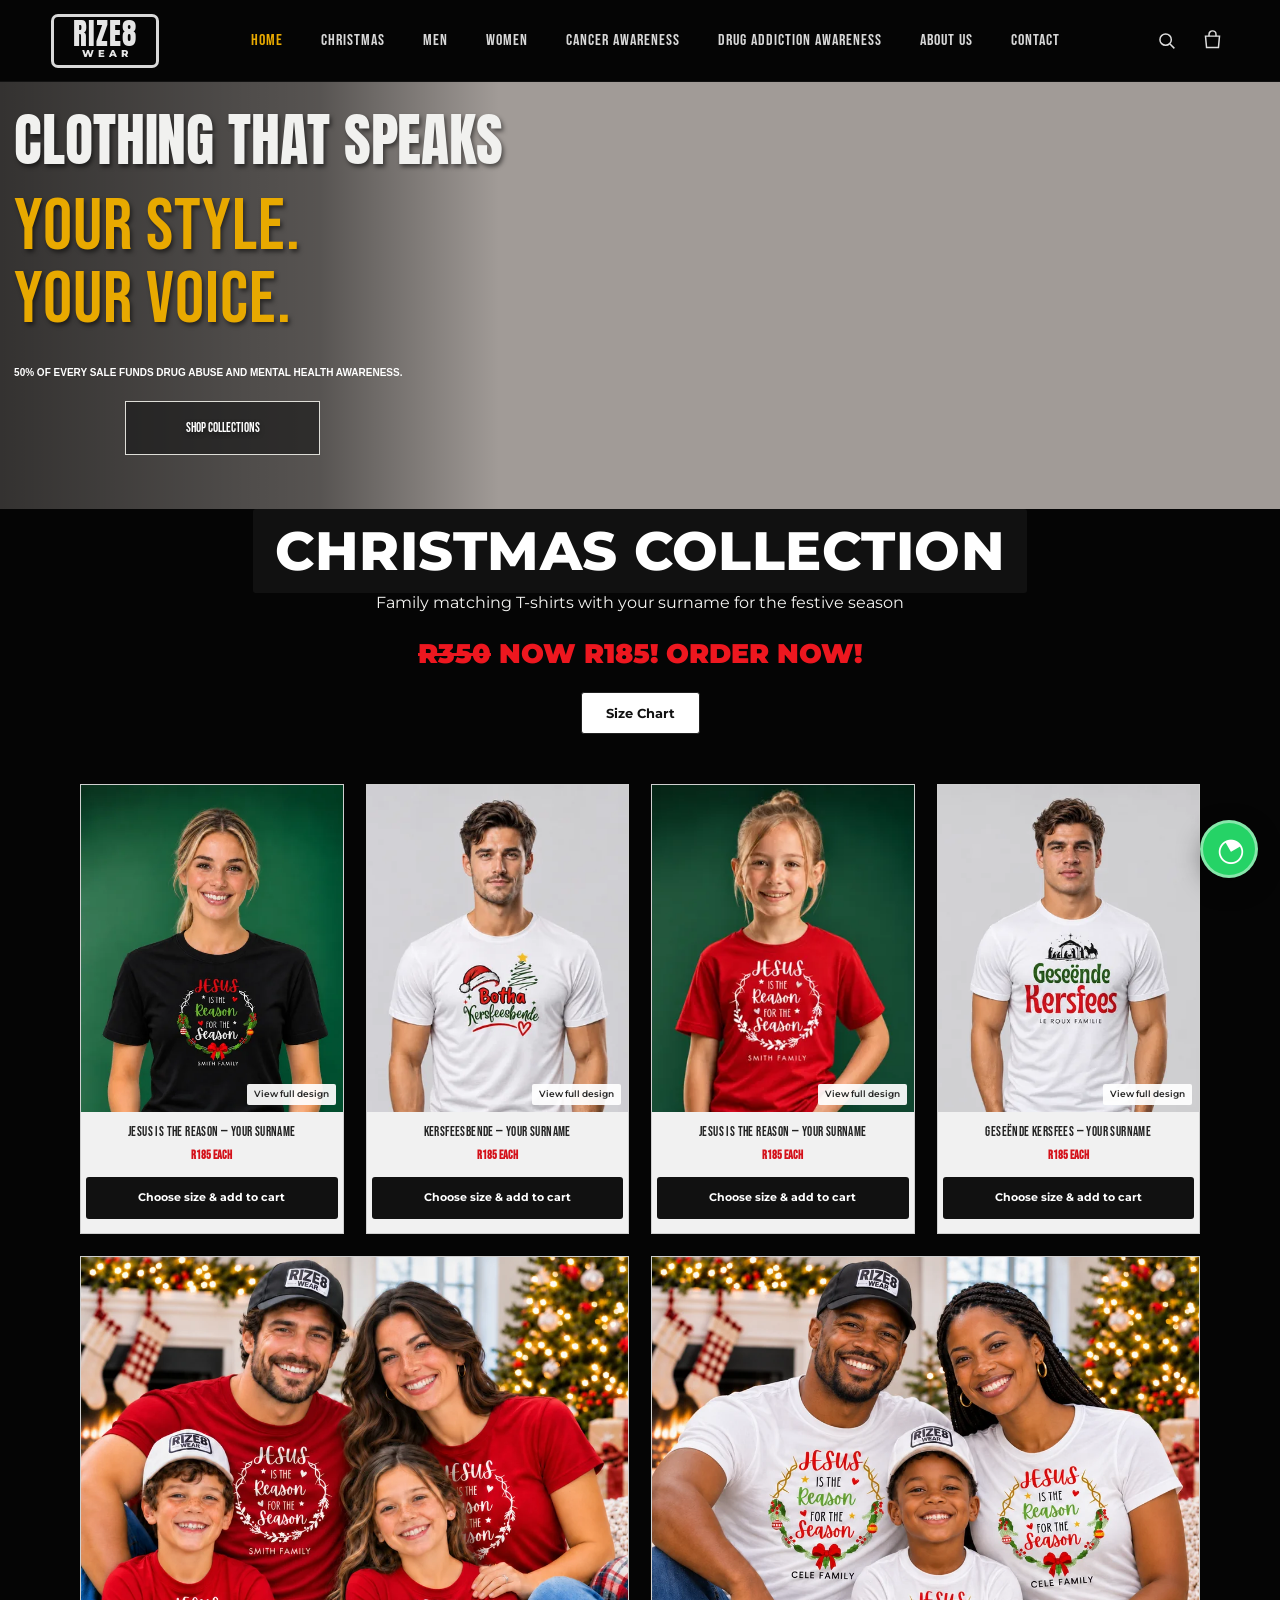
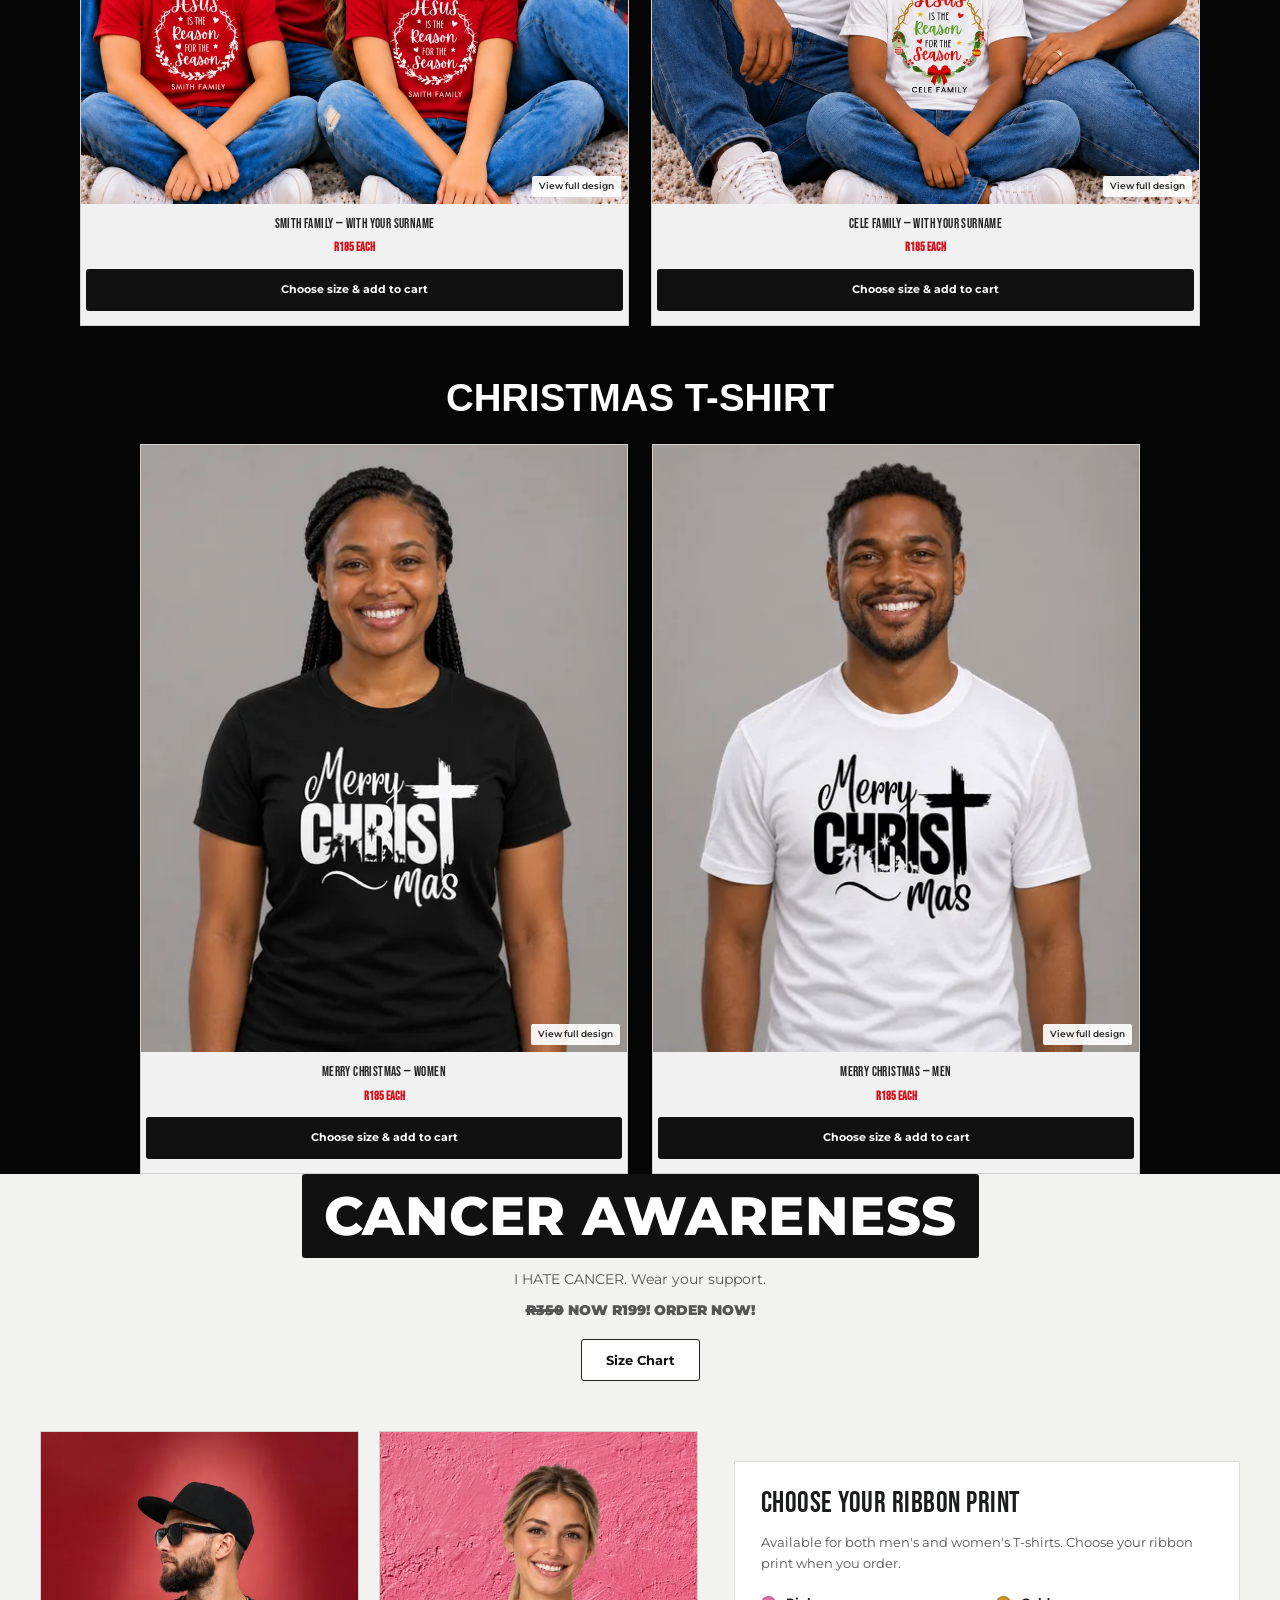
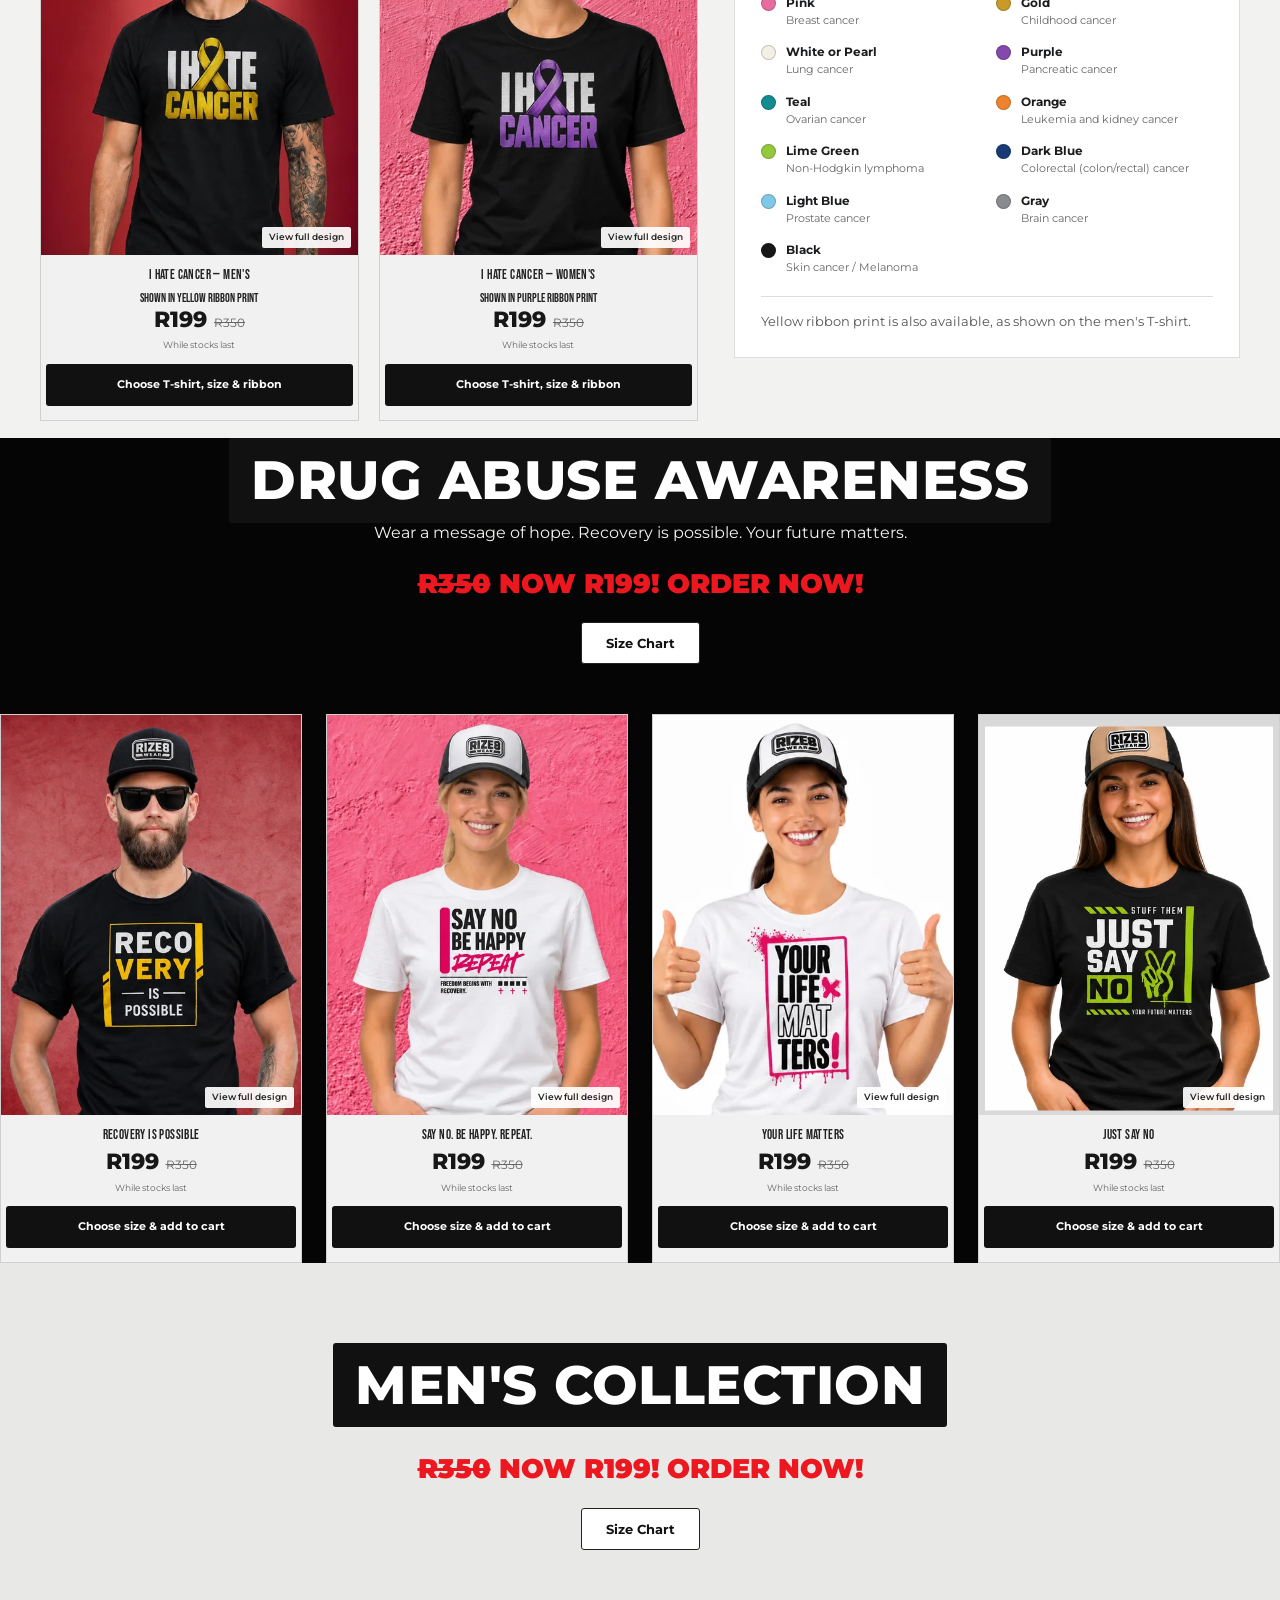
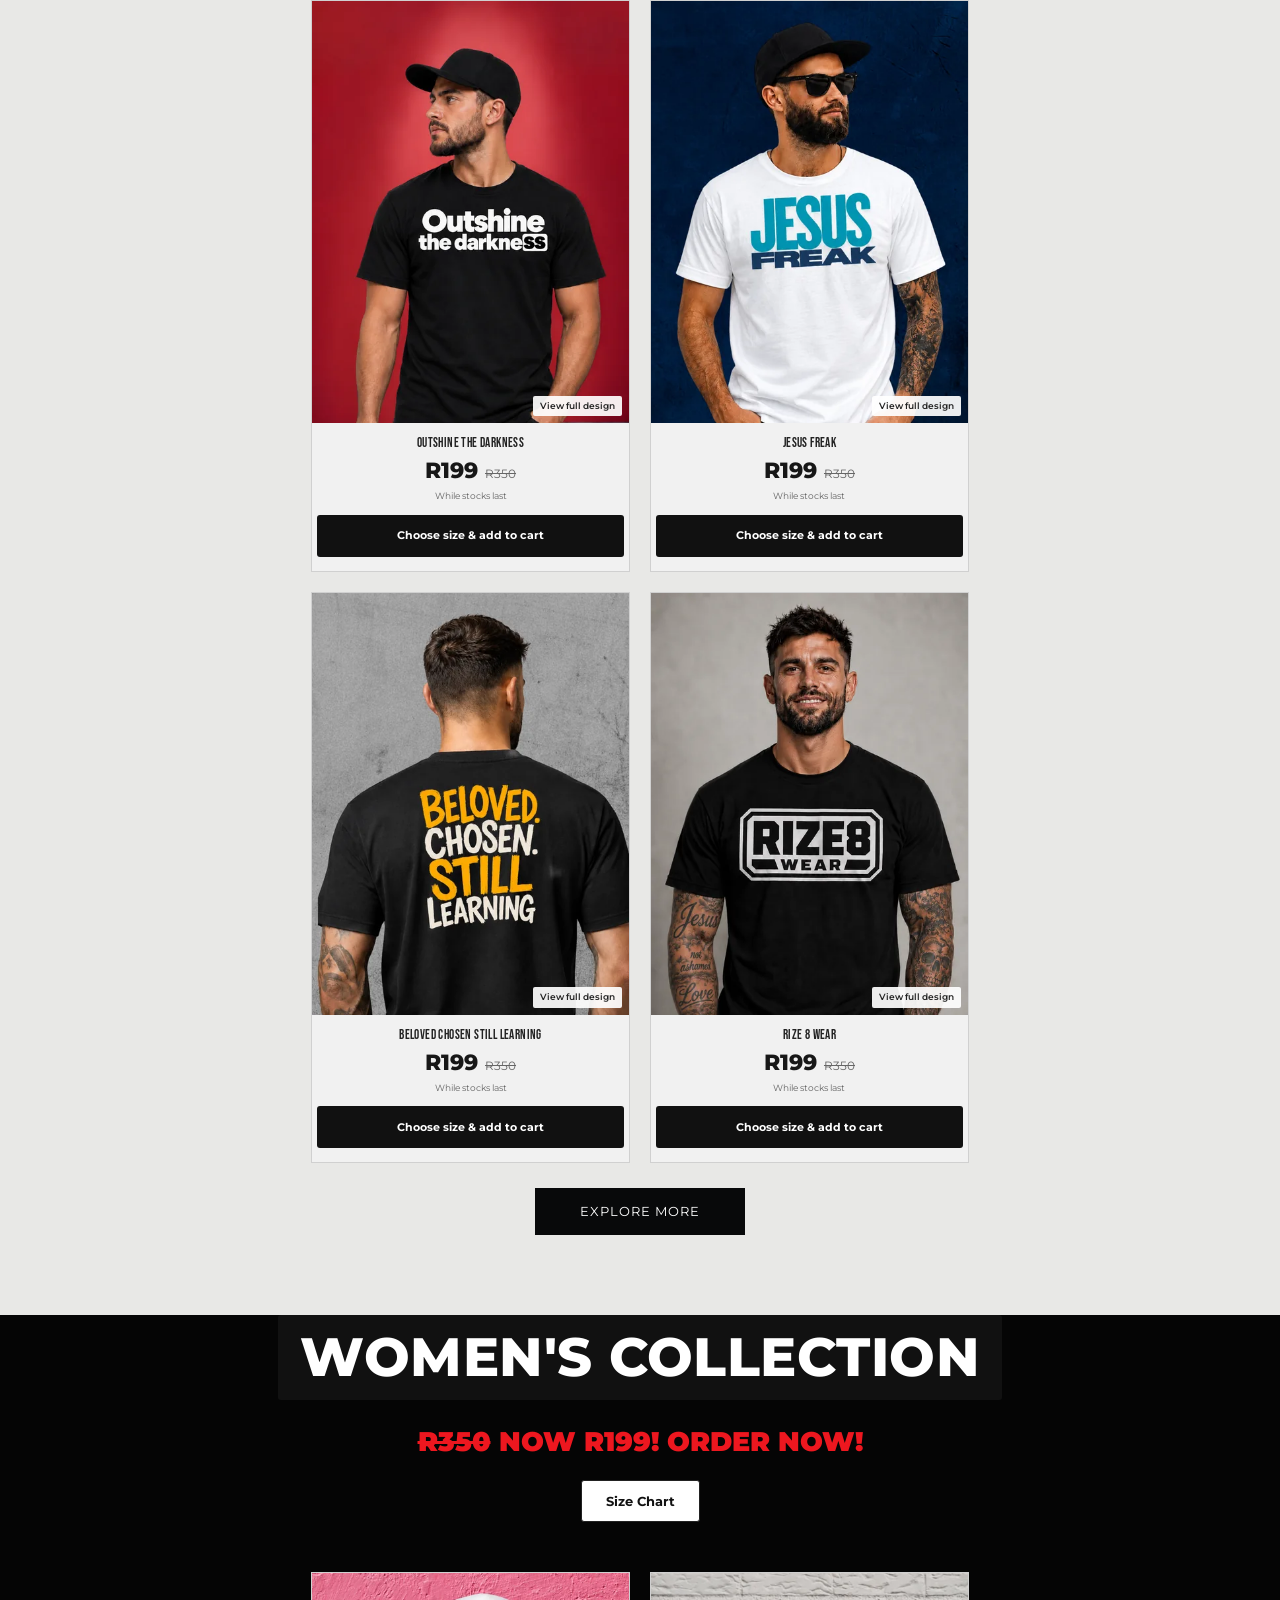
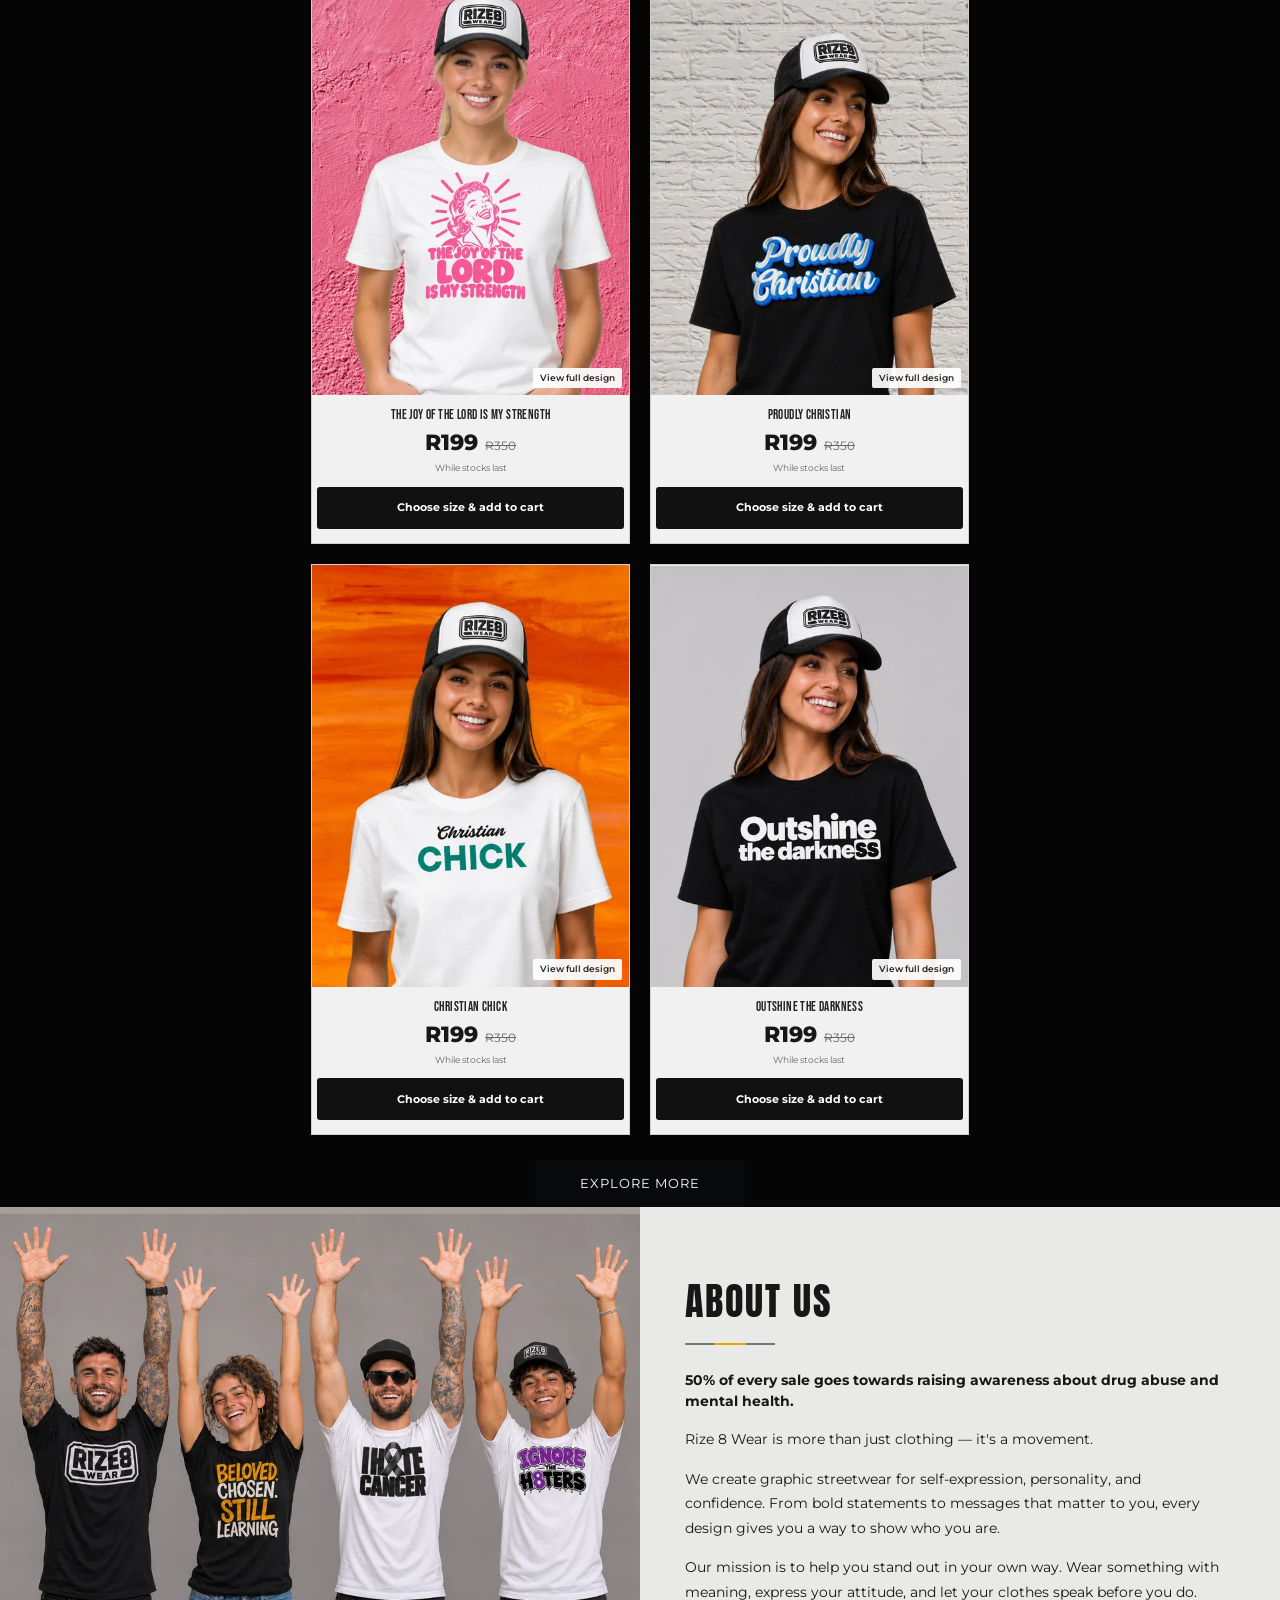
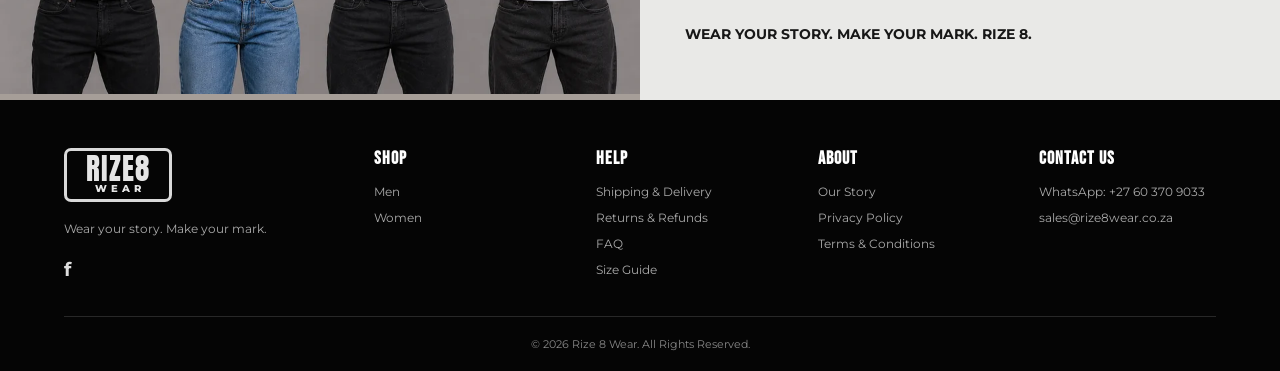
<file: index.html>
<!DOCTYPE html>
<html lang="en">
<head>
  <meta charset="UTF-8">
  <script src="checkout-test.js?v=a9cabbd71dc0"></script>
  <meta name="viewport" content="width=device-width, initial-scale=1.0">

  <title>RIZE 8 Wear | Wear Your Story. Make Your Mark.</title>

  <link rel="preload" as="image" href="images/optimized/10fe5b9bd4d6-hero.webp" media="(max-width: 800px)" fetchpriority="high">
  <link rel="preload" as="image" href="images/optimized/34b0c50af934-hero.webp" media="(min-width: 801px)" fetchpriority="high">
  <link rel="preconnect" href="https://fonts.googleapis.com">
  <link rel="preconnect" href="https://fonts.gstatic.com" crossorigin>

  <link
    href="https://fonts.googleapis.com/css2?family=Anton&family=Bebas+Neue&family=Montserrat:wght@400;500;600;700;800&display=swap"
    rel="stylesheet"
  >

  <link rel="stylesheet" href="style.css?v=15844f47dfe8">
<!-- Meta Pixel Code -->
<script>
!function(f,b,e,v,n,t,s)
{if(f.fbq)return;n=f.fbq=function(){n.callMethod?
n.callMethod.apply(n,arguments):n.queue.push(arguments)};
if(!f._fbq)f._fbq=n;n.push=n;n.loaded=!0;n.version='2.0';
n.queue=[];t=b.createElement(e);t.async=!0;
t.src=v;s=b.getElementsByTagName(e)[0];
s.parentNode.insertBefore(t,s)}(window, document,'script',
'https://connect.facebook.net/en_US/fbevents.js');
fbq('init', '1928208843860853');
fbq('track', 'PageView');
</script>
<!-- End Meta Pixel Code -->
</head>

<body>
<noscript><img height="1" width="1" style="display:none" src="https://www.facebook.com/tr?id=1928208843860853&amp;ev=PageView&amp;noscript=1" alt=""></noscript>

  <!-- =========================
       HEADER
  ========================== -->

  <header class="site-header">

    <a href="#home" class="logo" aria-label="RIZE 8 Wear Home">
      <span>RIZE8</span>
      <small>WEAR</small>
    </a>

    <nav class="main-nav" id="mainNav">
      <a href="#home" class="active">HOME</a>

      <a href="#christmas-clothing">CHRISTMAS</a>

      <a href="#menCatalog">MEN</a>

      <a href="#womenCatalog">WOMEN</a>

      <a href="#cancer-awareness">CANCER AWARENESS</a>

      <a href="#drug-abuse-awareness">DRUG ADDICTION AWARENESS</a>

      <a href="#about">ABOUT US</a>
      <a href="#contact">CONTACT</a>
    </nav>

    <div class="header-actions">

      <button class="icon-btn" aria-label="Search" id="searchBtn">
        <svg viewBox="0 0 24 24" aria-hidden="true">
          <circle cx="11" cy="11" r="6.5"></circle>
          <path d="M16 16L21 21"></path>
        </svg>
      </button>

      <button class="icon-btn cart-button" aria-label="Shopping Cart">
        <svg viewBox="0 0 24 24" aria-hidden="true">
          <path d="M4 7h16l-1.2 13H5.2L4 7Z"></path>
          <path d="M8 7V5a4 4 0 0 1 8 0v2"></path>
        </svg>

        <span class="cart-count" aria-hidden="true" hidden>0</span>
      </button>

      <button class="mobile-menu-btn" id="mobileMenuBtn" aria-label="Open Menu">
        <span></span>
        <span></span>
        <span></span>
      </button>

    </div>

  </header>


  <!-- =========================
       HERO
  ========================== -->

  <main>

    <section class="hero" id="home">

      <div class="hero-overlay"></div>



      <div class="hero-content">

        <p class="hero-eyebrow">RIZE 8 WEAR</p>

        <h1>CLOTHING THAT SPEAKS</h1>

        <h2><span>YOUR STYLE.</span> <span>YOUR VOICE.</span></h2>
        <div class="hero-support-row"><div class="hero-charity-sticker" role="img" aria-label="50 percent">50%</div><p class="hero-support-copy">of every sale goes towards raising awareness about drug abuse and mental health.</p></div>
        <p class="hero-mobile-support">50% OF EVERY SALE FUNDS DRUG ABUSE AND MENTAL HEALTH AWARENESS.</p>

        <a href="#christmas-clothing" class="outline-btn">
          SHOP COLLECTIONS
        </a>

      </div>

      <picture class="hero-model"><source media="(max-width: 800px)" type="image/webp" srcset="images/optimized/10fe5b9bd4d6-hero.webp"><img src="images/optimized/34b0c50af934-hero.webp" alt="Four RIZE8 Wear models showcasing graphic T-shirts" fetchpriority="high" width="2172" height="724" decoding="async"></picture>

    </section>

    <section class="clothing-section christmas-section" id="christmas-clothing" data-audience="Christmas"><div class="section-title"><h2>CHRISTMAS COLLECTION</h2><div class="title-line"></div><p>Family matching T-shirts with your surname for the festive season</p><p class="christmas-deal"><strong><del aria-label="Previous price R350">R350</del> NOW R185! ORDER NOW!</strong></p><button type="button" class="size-chart-button" data-size-chart="christmas-size-chart" aria-haspopup="dialog">Size Chart</button></div><div class="product-grid christmas-grid">
<article class="product-card christmas-card christmas-mom" data-christmas data-price="185" data-product-id="christmas-mom-jesus-is-the-reason"><div class="product-image"><img src="images/optimized/8939073baa20-480.webp" alt="Mom wearing a black Smith Family Jesus Is the Reason for the Season Christmas T-shirt" loading="lazy" width="1082" height="1454" decoding="async" srcset="images/optimized/8939073baa20-480.webp 480w, images/optimized/8939073baa20-960.webp 960w" sizes="(max-width: 700px) 50vw, (max-width: 1200px) 33vw, 420px" data-full-src="images/optimized/8939073baa20-full.webp"></div><div class="product-info"><h4>JESUS IS THE REASON — YOUR SURNAME</h4><p class="christmas-price">R185 each</p></div></article>
<article class="product-card christmas-card christmas-dad" data-christmas data-price="185" data-product-id="christmas-dad-botha-kersfeesbende"><div class="product-image"><img src="images/optimized/6912e85e535f-480.webp" alt="Dad wearing a white Botha Kersfeesbende Christmas T-shirt" loading="lazy" width="1122" height="1402" decoding="async" srcset="images/optimized/6912e85e535f-480.webp 480w, images/optimized/6912e85e535f-960.webp 960w" sizes="(max-width: 700px) 50vw, (max-width: 1200px) 33vw, 420px" data-full-src="images/optimized/6912e85e535f-full.webp"></div><div class="product-info"><h4>KERSFEESBENDE — YOUR SURNAME</h4><p class="christmas-price">R185 each</p></div></article>
<article class="product-card christmas-card christmas-girl" data-christmas data-price="185" data-product-id="christmas-kids-jesus-is-the-reason"><div class="product-image"><img src="images/optimized/7acee882f2a4-480.webp" alt="Girl wearing a red Smith Family Jesus Is the Reason for the Season Christmas T-shirt" loading="lazy" width="1254" height="1254" decoding="async" srcset="images/optimized/7acee882f2a4-480.webp 480w, images/optimized/7acee882f2a4-960.webp 960w" sizes="(max-width: 700px) 50vw, (max-width: 1200px) 33vw, 420px" data-full-src="images/optimized/7acee882f2a4-full.webp"></div><div class="product-info"><h4>JESUS IS THE REASON — YOUR SURNAME</h4><p class="christmas-price">R185 each</p></div></article>
<article class="product-card christmas-card christmas-nativity" data-christmas data-price="185" data-product-id="christmas-geseende-kersfees-le-roux-familie"><div class="product-image"><img src="images/optimized/74b1e43a6fc1-480.webp" alt="Man wearing a white Geseënde Kersfees nativity T-shirt personalised for Le Roux Familie" loading="lazy" width="1122" height="1402" decoding="async" srcset="images/optimized/74b1e43a6fc1-480.webp 480w, images/optimized/74b1e43a6fc1-960.webp 960w" sizes="(max-width: 700px) 50vw, (max-width: 1200px) 33vw, 420px" data-full-src="images/optimized/74b1e43a6fc1-full.webp"></div><div class="product-info"><h4>GESEËNDE KERSFEES — YOUR SURNAME</h4><p class="christmas-price">R185 each</p></div></article>
<div class="christmas-family-grid"><article class="product-card christmas-card christmas-family-card" data-christmas data-price="185" data-product-id="christmas-smith-family-matching-christmas-t-shirts"><div class="product-image"><img src="images/optimized/4080202c6b9f-480.webp" alt="Family of four wearing matching red Jesus Is the Reason for the Season Christmas T-shirts" loading="lazy" width="1254" height="1254" decoding="async" srcset="images/optimized/4080202c6b9f-480.webp 480w, images/optimized/4080202c6b9f-960.webp 960w" sizes="(max-width: 700px) 100vw, 600px" data-full-src="images/optimized/4080202c6b9f-full.webp"></div><div class="product-info"><h4>SMITH FAMILY — WITH YOUR SURNAME</h4><p class="christmas-price">R185 each</p></div></article><article class="product-card christmas-card christmas-family-card" data-christmas data-price="185" data-product-id="christmas-smith-family-white-christmas-t-shirts"><div class="product-image"><img src="images/optimized/c41fc6c1b6a3-480.webp" alt="Cele family of three wearing matching white Jesus Is the Reason for the Season Christmas T-shirts" loading="lazy" width="1254" height="1254" decoding="async" srcset="images/optimized/c41fc6c1b6a3-480.webp 480w, images/optimized/c41fc6c1b6a3-960.webp 960w" sizes="(max-width: 700px) 100vw, 600px" data-full-src="images/optimized/c41fc6c1b6a3-full.webp"></div><div class="product-info"><h4>CELE FAMILY — WITH YOUR SURNAME</h4><p class="christmas-price">R185 each</p></div></article></div>
</div><div class="christmas-individual"><h3>CHRISTMAS T-SHIRT</h3><div class="christmas-individual-grid"><article class="product-card christmas-card" data-christmas data-price="185" data-product-id="christmas-merry-christmas-women"><div class="product-image"><img src="images/optimized/3e853dd66dfb-480.webp" alt="Merry CHRISTmas women's T-shirt" loading="lazy" width="1122" height="1402" decoding="async" srcset="images/optimized/3e853dd66dfb-480.webp 480w, images/optimized/3e853dd66dfb-960.webp 960w" sizes="(max-width: 700px) 50vw, (max-width: 1200px) 33vw, 420px" data-full-src="images/optimized/3e853dd66dfb-full.webp"></div><div class="product-info"><h4>MERRY CHRISTMAS — WOMEN</h4><p class="christmas-price">R185 each</p></div></article><article class="product-card christmas-card" data-christmas data-price="185" data-product-id="christmas-merry-christmas-men"><div class="product-image"><img src="images/optimized/7fe50fa643c5-480.webp" alt="Merry CHRISTmas men's T-shirt" loading="lazy" width="1122" height="1402" decoding="async" srcset="images/optimized/7fe50fa643c5-480.webp 480w, images/optimized/7fe50fa643c5-960.webp 960w" sizes="(max-width: 700px) 50vw, (max-width: 1200px) 33vw, 420px" data-full-src="images/optimized/7fe50fa643c5-full.webp"></div><div class="product-info"><h4>MERRY CHRISTMAS — MEN</h4><p class="christmas-price">R185 each</p></div></article></div></div></section>
    <section class="clothing-section cancer-section" id="cancer-awareness" aria-labelledby="cancer-title">
      <div class="section-title"><h2 id="cancer-title">CANCER AWARENESS</h2><div class="title-line"></div><p>I HATE CANCER. Wear your support.</p><p class="collection-deal"><strong><del aria-label="Previous price R350">R350</del> NOW R199! ORDER NOW!</strong></p><button type="button" class="size-chart-button" data-size-chart="cancer-size-chart" aria-haspopup="dialog">Size Chart</button></div>
      <div class="cancer-layout">
        <div class="product-grid cancer-grid"><article class="product-card" data-cancer data-audience="Men's" data-ribbon="Yellow" data-price="199" data-product-id="men-s-i-hate-cancer-men-s"><div class="product-image"><img src="images/optimized/1d3904d883dc-480.webp" alt="I HATE CANCER — YELLOW RIBBON T-shirt" loading="lazy" style="top: 0%" width="941" height="1672" decoding="async" srcset="images/optimized/1d3904d883dc-480.webp 480w, images/optimized/1d3904d883dc-960.webp 941w" sizes="(max-width: 700px) 50vw, (max-width: 1200px) 33vw, 420px" data-full-src="images/optimized/1d3904d883dc-full.webp"></div><div class="product-info"><h4>I HATE CANCER — MEN'S</h4><p class="cancer-feature-caption">Shown in yellow ribbon print</p><div class="launch-offer"><div class="launch-prices"><strong>R199</strong><del aria-label="Normal price R350">R350</del></div><span class="launch-stock">While stocks last</span></div></div></article>
<article class="product-card" data-cancer data-audience="Women's" data-ribbon="Purple" data-price="199" data-product-id="women-s-i-hate-cancer-women-s"><div class="product-image"><img src="images/optimized/0d1162e6e6f0-480.webp" alt="I HATE CANCER — PURPLE RIBBON T-shirt" loading="lazy" style="top: 0%" width="941" height="1672" decoding="async" srcset="images/optimized/0d1162e6e6f0-480.webp 480w, images/optimized/0d1162e6e6f0-960.webp 941w" sizes="(max-width: 700px) 50vw, (max-width: 1200px) 33vw, 420px" data-full-src="images/optimized/0d1162e6e6f0-full.webp"></div><div class="product-info"><h4>I HATE CANCER — WOMEN'S</h4><p class="cancer-feature-caption">Shown in purple ribbon print</p><div class="launch-offer"><div class="launch-prices"><strong>R199</strong><del aria-label="Normal price R350">R350</del></div><span class="launch-stock">While stocks last</span></div></div></article></div>
        <div class="ribbon-guide"><h3>CHOOSE YOUR RIBBON PRINT</h3><p>Available for both men's and women's T-shirts. Choose your ribbon print when you order.</p>
          <ul class="ribbon-list"><li><span class="ribbon-swatch" style="--ribbon-color:#e66ca0" aria-hidden="true"></span><span><strong>Pink</strong><span>Breast cancer</span></span></li>
<li><span class="ribbon-swatch" style="--ribbon-color:#c89a28" aria-hidden="true"></span><span><strong>Gold</strong><span>Childhood cancer</span></span></li>
<li><span class="ribbon-swatch" style="--ribbon-color:#f4f0e5" aria-hidden="true"></span><span><strong>White or Pearl</strong><span>Lung cancer</span></span></li>
<li><span class="ribbon-swatch" style="--ribbon-color:#8548ac" aria-hidden="true"></span><span><strong>Purple</strong><span>Pancreatic cancer</span></span></li>
<li><span class="ribbon-swatch" style="--ribbon-color:#128c91" aria-hidden="true"></span><span><strong>Teal</strong><span>Ovarian cancer</span></span></li>
<li><span class="ribbon-swatch" style="--ribbon-color:#ed842d" aria-hidden="true"></span><span><strong>Orange</strong><span>Leukemia and kidney cancer</span></span></li>
<li><span class="ribbon-swatch" style="--ribbon-color:#95c93d" aria-hidden="true"></span><span><strong>Lime Green</strong><span>Non-Hodgkin lymphoma</span></span></li>
<li><span class="ribbon-swatch" style="--ribbon-color:#183b77" aria-hidden="true"></span><span><strong>Dark Blue</strong><span>Colorectal (colon/rectal) cancer</span></span></li>
<li><span class="ribbon-swatch" style="--ribbon-color:#80c8e7" aria-hidden="true"></span><span><strong>Light Blue</strong><span>Prostate cancer</span></span></li>
<li><span class="ribbon-swatch" style="--ribbon-color:#888b90" aria-hidden="true"></span><span><strong>Gray</strong><span>Brain cancer</span></span></li>
<li><span class="ribbon-swatch" style="--ribbon-color:#171717" aria-hidden="true"></span><span><strong>Black</strong><span>Skin cancer / Melanoma</span></span></li></ul>
          <p class="ribbon-note">Yellow ribbon print is also available, as shown on the men's T-shirt.</p>
        </div>
      </div>
    </section>



   <!-- =========================
     MEN'S CLOTHING
========================= -->
<section id="drug-abuse-awareness" class="clothing-section drug-awareness-section" data-audience="Drug Abuse Awareness" aria-labelledby="drug-awareness-title"><div class="section-title"><h2 id="drug-awareness-title">DRUG ABUSE AWARENESS</h2><p>Wear a message of hope. Recovery is possible. Your future matters.</p><p class="collection-deal"><strong><del>R350</del> NOW R199! ORDER NOW!</strong></p><button type="button" class="size-chart-button" data-size-chart="men-size-chart">Size Chart</button></div><div class="drug-awareness-grid"><article class="product-card" data-price="199" data-product-id="drug-recovery-is-possible"><div class="product-image"><img src="images/optimized/beed299ec25f-480.webp" alt="RECOVERY IS POSSIBLE drug abuse awareness T-shirt" loading="lazy" width="941" height="1672" decoding="async" srcset="images/optimized/beed299ec25f-480.webp 480w, images/optimized/beed299ec25f-960.webp 941w" sizes="(max-width: 700px) 50vw, (max-width: 1200px) 33vw, 420px" data-full-src="images/optimized/beed299ec25f-full.webp"></div><div class="product-info"><h4>RECOVERY IS POSSIBLE</h4><div class="launch-offer"><div class="launch-prices"><strong>R199</strong><del aria-label="Normal price R350">R350</del></div><span class="launch-stock">While stocks last</span></div></div></article>
<article class="product-card" data-price="199" data-product-id="drug-say-no-be-happy"><div class="product-image"><img src="images/optimized/912939443933-480.webp" alt="SAY NO. BE HAPPY. REPEAT. drug abuse awareness T-shirt" loading="lazy" width="931" height="1690" decoding="async" srcset="images/optimized/912939443933-480.webp 480w, images/optimized/912939443933-960.webp 931w" sizes="(max-width: 700px) 50vw, (max-width: 1200px) 33vw, 420px" data-full-src="images/optimized/912939443933-full.webp"></div><div class="product-info"><h4>SAY NO. BE HAPPY. REPEAT.</h4><div class="launch-offer"><div class="launch-prices"><strong>R199</strong><del aria-label="Normal price R350">R350</del></div><span class="launch-stock">While stocks last</span></div></div></article>
<article class="product-card" data-price="199" data-product-id="drug-your-life-matters"><div class="product-image"><img src="images/optimized/9a2d2d7e23fd-480.webp" alt="YOUR LIFE MATTERS drug abuse awareness T-shirt" loading="lazy" width="922" height="1706" decoding="async" srcset="images/optimized/9a2d2d7e23fd-480.webp 480w, images/optimized/9a2d2d7e23fd-960.webp 922w" sizes="(max-width: 700px) 50vw, (max-width: 1200px) 33vw, 420px" data-full-src="images/optimized/9a2d2d7e23fd-full.webp"></div><div class="product-info"><h4>YOUR LIFE MATTERS</h4><div class="launch-offer"><div class="launch-prices"><strong>R199</strong><del aria-label="Normal price R350">R350</del></div><span class="launch-stock">While stocks last</span></div></div></article>
<article class="product-card" data-price="199" data-product-id="drug-just-say-no"><div class="product-image"><img src="images/optimized/857c577b1429-480.webp" alt="JUST SAY NO drug abuse awareness T-shirt" loading="lazy" width="998" height="1576" decoding="async" srcset="images/optimized/857c577b1429-480.webp 480w, images/optimized/857c577b1429-960.webp 960w" sizes="(max-width: 700px) 50vw, (max-width: 1200px) 33vw, 420px" data-full-src="images/optimized/857c577b1429-full.webp"></div><div class="product-info"><h4>JUST SAY NO</h4><div class="launch-offer"><div class="launch-prices"><strong>R199</strong><del aria-label="Normal price R350">R350</del></div><span class="launch-stock">While stocks last</span></div></div></article></div></section>
<section class="clothing-section men-section" id="men-clothing" data-audience="Men's"><div class="section-title"><h2>MEN'S COLLECTION</h2><div class="title-line"></div><p class="collection-deal"><strong><del aria-label="Previous price R350">R350</del> NOW R199! ORDER NOW!</strong></p><button type="button" class="size-chart-button" data-size-chart="men-size-chart" aria-haspopup="dialog">Size Chart</button></div><div class="clothing-columns combined-collection"><div class="product-grid featured-products">
<article class="product-card" data-outshine="men" data-price="199" data-product-id="men-s-outshine-the-darkness"><div class="product-image"><img src="images/optimized/ae5a991600df-480.webp" alt="OUTSHINE THE DARKNESS T-shirt" loading="lazy" style="top: 0%" width="941" height="1672" decoding="async" srcset="images/optimized/ae5a991600df-480.webp 480w, images/optimized/ae5a991600df-960.webp 941w" sizes="(max-width: 700px) 50vw, (max-width: 1200px) 33vw, 420px" data-full-src="images/optimized/ae5a991600df-full.webp"></div><div class="product-info"><h4>OUTSHINE THE DARKNESS</h4><div class="launch-offer"><div class="launch-prices"><strong>R199</strong><del aria-label="Normal price R350">R350</del></div><span class="launch-stock">While stocks last</span></div></div></article>
<div class="product-card" data-price="199" data-product-id="men-s-jesus-freak">
                    <div class="product-image">
                        <img src="images/optimized/3401bf50ea20-480.webp" alt="Jesus Freak T-shirt" loading="lazy" style="top: -12%" width="2430" height="4320" decoding="async" srcset="images/optimized/3401bf50ea20-480.webp 480w, images/optimized/3401bf50ea20-960.webp 960w" sizes="(max-width: 700px) 50vw, (max-width: 1200px) 33vw, 420px" data-full-src="images/optimized/3401bf50ea20-full.webp">
                    </div>
                    <div class="product-info">
                        <h4>JESUS FREAK</h4>
                        <div class="launch-offer"><div class="launch-prices"><strong>R199</strong><del aria-label="Normal price R350">R350</del></div><span class="launch-stock">While stocks last</span></div>
                    </div>
                </div>


<div class="product-card" data-price="199" data-product-id="men-s-beloved-chosen-still-learning">
                    <div class="product-image">
                        <img src="images/optimized/ca62a40a2aeb-480.webp" alt="Beloved Chosen Still Learning T-shirt" loading="lazy" style="top: -8%" width="2430" height="4320" decoding="async" srcset="images/optimized/ca62a40a2aeb-480.webp 480w, images/optimized/ca62a40a2aeb-960.webp 960w" sizes="(max-width: 700px) 50vw, (max-width: 1200px) 33vw, 420px" data-full-src="images/optimized/ca62a40a2aeb-full.webp">
                    </div>
                    <div class="product-info">
                        <h4>BELOVED CHOSEN STILL LEARNING</h4>
                        <div class="launch-offer"><div class="launch-prices"><strong>R199</strong><del aria-label="Normal price R350">R350</del></div><span class="launch-stock">While stocks last</span></div>
                    </div>
                </div>
<div class="product-card" data-price="199" data-product-id="men-s-rize-8-wear"><div class="product-image"><img src="images/optimized/3e90582d38b5-480.webp" alt="RIZE 8 WEAR T-shirt" loading="lazy" style="top: 0" width="941" height="1672" decoding="async" srcset="images/optimized/3e90582d38b5-480.webp 480w, images/optimized/3e90582d38b5-960.webp 941w" sizes="(max-width: 700px) 50vw, (max-width: 1200px) 33vw, 420px" data-full-src="images/optimized/3e90582d38b5-full.webp"></div><div class="product-info"><h4>RIZE 8 WEAR</h4><div class="launch-offer"><div class="launch-prices"><strong>R199</strong><del aria-label="Normal price R350">R350</del></div><span class="launch-stock">While stocks last</span></div></div></div>


</div></div><a href="#menCatalog" class="collection-button" aria-label="Explore more men's designs">EXPLORE MORE</a></section>


    <!-- =========================
         WOMEN'S CLOTHING
    ========================== -->


<section class="clothing-section women-section" id="women-clothing" data-audience="Women's"><div class="section-title"><h2>WOMEN'S COLLECTION</h2><div class="title-line"></div><p class="collection-deal"><strong><del aria-label="Previous price R350">R350</del> NOW R199! ORDER NOW!</strong></p><button type="button" class="size-chart-button" data-size-chart="women-size-chart" aria-haspopup="dialog">Size Chart</button></div><div class="clothing-columns combined-collection"><div class="product-grid featured-products">
<article class="product-card" data-price="199" data-product-id="women-s-the-joy-of-the-lord-is-my-strength"><div class="product-image"><img src="images/optimized/095a3f34670e-480.webp" alt="THE JOY OF THE LORD IS MY STRENGTH T-shirt" loading="lazy" style="top: -6%" width="941" height="1672" decoding="async" srcset="images/optimized/095a3f34670e-480.webp 480w, images/optimized/095a3f34670e-960.webp 941w" sizes="(max-width: 700px) 50vw, (max-width: 1200px) 33vw, 420px" data-full-src="images/optimized/095a3f34670e-full.webp"></div><div class="product-info"><h4>THE JOY OF THE LORD IS MY STRENGTH</h4><div class="launch-offer"><div class="launch-prices"><strong>R199</strong><del aria-label="Normal price R350">R350</del></div><span class="launch-stock">While stocks last</span></div></div></article>
<article class="product-card" data-price="199" data-product-id="women-s-proudly-christian"><div class="product-image"><img src="images/optimized/62d846e32586-480.webp" alt="PROUDLY CHRISTIAN T-shirt" loading="lazy" style="top:0;object-position:center 18%" width="928" height="1695" decoding="async" srcset="images/optimized/62d846e32586-480.webp 480w, images/optimized/62d846e32586-960.webp 928w" sizes="(max-width: 700px) 50vw, (max-width: 1200px) 33vw, 420px" data-full-src="images/optimized/62d846e32586-full.webp"></div><div class="product-info"><h4>PROUDLY CHRISTIAN</h4><div class="launch-offer"><div class="launch-prices"><strong>R199</strong><del aria-label="Normal price R350">R350</del></div><span class="launch-stock">While stocks last</span></div></div></article>
<article class="product-card" data-price="199" data-product-id="women-s-christian-chick"><div class="product-image"><img src="images/optimized/080d08074dbe-480.webp" alt="CHRISTIAN CHICK T-shirt" loading="lazy" style="top:0;object-position:center 18%" width="928" height="1694" decoding="async" srcset="images/optimized/080d08074dbe-480.webp 480w, images/optimized/080d08074dbe-960.webp 928w" sizes="(max-width: 700px) 50vw, (max-width: 1200px) 33vw, 420px" data-full-src="images/optimized/080d08074dbe-full.webp"></div><div class="product-info"><h4>CHRISTIAN CHICK</h4><div class="launch-offer"><div class="launch-prices"><strong>R199</strong><del aria-label="Normal price R350">R350</del></div><span class="launch-stock">While stocks last</span></div></div></article>

<article class="product-card" data-outshine="women" data-price="199" data-product-id="women-s-outshine-the-darkness"><div class="product-image"><img src="images/optimized/f4a9f1ed2ccb-480.webp" alt="OUTSHINE THE DARKNESS T-shirt" loading="lazy" style="top:0;object-position:center 18%" width="937" height="1678" decoding="async" srcset="images/optimized/f4a9f1ed2ccb-480.webp 480w, images/optimized/f4a9f1ed2ccb-960.webp 937w" sizes="(max-width: 700px) 50vw, (max-width: 1200px) 33vw, 420px" data-full-src="images/optimized/f4a9f1ed2ccb-full.webp"></div><div class="product-info"><h4>OUTSHINE THE DARKNESS</h4><div class="launch-offer"><div class="launch-prices"><strong>R199</strong><del aria-label="Normal price R350">R350</del></div><span class="launch-stock">While stocks last</span></div></div></article>



</div></div><a href="#womenCatalog" class="collection-button" aria-label="Explore more women's designs">EXPLORE MORE</a></section>




    <!-- =========================
         ABOUT
    ========================== -->

    <section class="about-section" id="about">

      <div class="about-image">
        <img
          src="images/optimized/89955c29f012-480.webp"
          alt="Four RIZE8 Wear models celebrating with both hands raised, showcasing their graphic T-shirts" loading="lazy"
         width="1448" height="1086" decoding="async" srcset="images/optimized/89955c29f012-480.webp 480w, images/optimized/89955c29f012-960.webp 960w" sizes="(max-width: 800px) 100vw, 50vw" data-full-src="images/optimized/89955c29f012-full.webp">
      </div>

      <div class="about-content">

        <h2>ABOUT US</h2>

        <div class="heading-line about-line"></div>

        <p class="giving-statement"><strong>50% of every sale goes towards raising awareness about drug abuse and mental health.</strong></p>

        <p>
          Rize 8 Wear is more than just clothing — it's a movement.
        </p>

        <p>
          We create graphic streetwear for self-expression, personality, and confidence. From bold statements to messages that matter to you, every design gives you a way to show who you are.
        </p>

        <p>
          Our mission is to help you stand out in your own way. Wear something with meaning, express your attitude, and let your clothes speak before you do.
        </p>

        <strong>
          WEAR YOUR STORY. MAKE YOUR MARK. RIZE 8.
        </strong>

      </div>

    </section>

  </main>


  <!-- =========================
       FOOTER
  ========================== -->

  <footer class="site-footer" id="contact">

    <div class="footer-content">

      <div class="footer-brand">

        <a href="#home" class="logo footer-logo">
          <span>RIZE8</span>
          <small>WEAR</small>
        </a>

        <p>Wear your story. Make your mark.</p>

        <div class="social-links">

          <a
            href="https://web.facebook.com/profile.php?id=61590386022661"
            target="_blank"
            rel="noopener noreferrer"
            aria-label="Facebook"
          >
            f
          </a>





        </div>

      </div>


      <div class="footer-column">

        <h4>SHOP</h4>

        <a href="#menCatalog">Men</a>
        <a href="#womenCatalog">Women</a>

      </div>


      <div class="footer-column">

        <h4>HELP</h4>

        <a href="shipping.html">Shipping &amp; Delivery</a>
        <a href="returns.html">Returns &amp; Refunds</a>
        <a href="faq.html">FAQ</a>
        <a href="#men-size-chart" data-size-chart="men-size-chart" aria-haspopup="dialog">Size Guide</a>

      </div>


      <div class="footer-column">

        <h4>ABOUT</h4>

        <a href="#about">Our Story</a>
        <a href="privacy.html">Privacy Policy</a>
        <a href="terms.html">Terms &amp; Conditions</a>

      </div>


      <div class="footer-column contact-column">

        <h4>CONTACT US</h4>

        <a href="https://wa.me/27603709033" target="_blank" rel="noopener noreferrer">
          WhatsApp: +27 60 370 9033
        </a>

        <a href="mailto:sales@rize8wear.co.za">
          sales@rize8wear.co.za
        </a>

      </div>

    </div>


    <div class="footer-bottom">
      <p>© <span id="currentYear"></span> Rize 8 Wear. All Rights Reserved.</p>
    </div>

  </footer>


  <!-- WHATSAPP -->

  <a
    href="https://wa.me/27603709033"
    class="whatsapp-float"
    target="_blank"
    rel="noopener noreferrer"
    aria-label="Chat with us on WhatsApp"
  >
    <span>◔</span>
  </a>


  <!-- SEARCH PANEL -->

  <div class="search-panel" id="searchPanel">

    <div class="search-box">

      <button class="close-search" id="closeSearch" aria-label="Close Search">
        ×
      </button>

      <h2>SEARCH RIZE 8</h2>

      <input
        type="text"
        placeholder="Search products..."
        aria-label="Search products"
      >

    </div>

  </div>








<div class="catalog-modal" id="menCatalog" data-audience="Men's" role="dialog" aria-modal="true" aria-labelledby="menCatalogTitle"><a href="#men-clothing" class="catalog-overlay" aria-label="Close men collection"></a><div class="catalog-content"><a href="#men-clothing" class="catalog-close" aria-label="Close men collection">&times;</a><div class="catalog-header"><h2 id="menCatalogTitle">MEN'S COLLECTION</h2><div class="title-line"></div><p>MEN'S T-SHIRTS</p><button type="button" class="size-chart-button" data-size-chart="men-size-chart" aria-haspopup="dialog">Size Chart</button></div><div class="catalog-grid">
<article class="product-card" data-outshine="men" data-price="199" data-product-id="men-s-outshine-the-darkness"><div class="product-image"><img src="images/optimized/ae5a991600df-480.webp" alt="OUTSHINE THE DARKNESS T-shirt" loading="lazy" style="top: 0%" width="941" height="1672" decoding="async" srcset="images/optimized/ae5a991600df-480.webp 480w, images/optimized/ae5a991600df-960.webp 941w" sizes="(max-width: 700px) 50vw, (max-width: 1200px) 33vw, 420px" data-full-src="images/optimized/ae5a991600df-full.webp"></div><div class="product-info"><h4>OUTSHINE THE DARKNESS</h4><div class="launch-offer"><div class="launch-prices"><strong>R199</strong><del aria-label="Normal price R350">R350</del></div><span class="launch-stock">While stocks last</span></div></div></article>
<div class="product-card" data-price="199" data-product-id="men-s-jesus-freak">
                    <div class="product-image">
                        <img src="images/optimized/3401bf50ea20-480.webp" alt="Jesus Freak T-shirt" loading="lazy" style="top: -12%" width="2430" height="4320" decoding="async" srcset="images/optimized/3401bf50ea20-480.webp 480w, images/optimized/3401bf50ea20-960.webp 960w" sizes="(max-width: 700px) 50vw, (max-width: 1200px) 33vw, 420px" data-full-src="images/optimized/3401bf50ea20-full.webp">
                    </div>
                    <div class="product-info">
                        <h4>JESUS FREAK</h4>
                        <div class="launch-offer"><div class="launch-prices"><strong>R199</strong><del aria-label="Normal price R350">R350</del></div><span class="launch-stock">While stocks last</span></div>
                    </div>
                </div>


<div class="product-card" data-price="199" data-product-id="men-s-beloved-chosen-still-learning">
                    <div class="product-image">
                        <img src="images/optimized/ca62a40a2aeb-480.webp" alt="Beloved Chosen Still Learning T-shirt" loading="lazy" style="top: -8%" width="2430" height="4320" decoding="async" srcset="images/optimized/ca62a40a2aeb-480.webp 480w, images/optimized/ca62a40a2aeb-960.webp 960w" sizes="(max-width: 700px) 50vw, (max-width: 1200px) 33vw, 420px" data-full-src="images/optimized/ca62a40a2aeb-full.webp">
                    </div>
                    <div class="product-info">
                        <h4>BELOVED CHOSEN STILL LEARNING</h4>
                        <div class="launch-offer"><div class="launch-prices"><strong>R199</strong><del aria-label="Normal price R350">R350</del></div><span class="launch-stock">While stocks last</span></div>
                    </div>
                </div>
<div class="product-card" data-price="199" data-product-id="men-s-rize-8-wear"><div class="product-image"><img src="images/optimized/3e90582d38b5-480.webp" alt="RIZE 8 WEAR T-shirt" loading="lazy" style="top: 0" width="941" height="1672" decoding="async" srcset="images/optimized/3e90582d38b5-480.webp 480w, images/optimized/3e90582d38b5-960.webp 941w" sizes="(max-width: 700px) 50vw, (max-width: 1200px) 33vw, 420px" data-full-src="images/optimized/3e90582d38b5-full.webp"></div><div class="product-info"><h4>RIZE 8 WEAR</h4><div class="launch-offer"><div class="launch-prices"><strong>R199</strong><del aria-label="Normal price R350">R350</del></div><span class="launch-stock">While stocks last</span></div></div></div>


<div class="product-card" data-price="199" data-product-id="men-s-make-space-for-joy"><div class="product-image"><img src="images/optimized/636e70faba5e-480.webp" alt="MAKE SPACE FOR JOY T-shirt" loading="lazy" style="top: 0" width="1024" height="1536" decoding="async" srcset="images/optimized/636e70faba5e-480.webp 480w, images/optimized/636e70faba5e-960.webp 960w" sizes="(max-width: 700px) 50vw, (max-width: 1200px) 33vw, 420px" data-full-src="images/optimized/636e70faba5e-full.webp"></div><div class="product-info"><h4>MAKE SPACE FOR JOY</h4><div class="launch-offer"><div class="launch-prices"><strong>R199</strong><del aria-label="Normal price R350">R350</del></div><span class="launch-stock">While stocks last</span></div></div></div>

<div class="product-card" data-price="199" data-product-id="men-s-cross">
                <div class="product-image">
                    <img src="images/optimized/184bb11cc1ac-480.webp" alt="Cross" loading="lazy" style="top: -7%" width="2430" height="4320" decoding="async" srcset="images/optimized/184bb11cc1ac-480.webp 480w, images/optimized/184bb11cc1ac-960.webp 960w" sizes="(max-width: 700px) 50vw, (max-width: 1200px) 33vw, 420px" data-full-src="images/optimized/184bb11cc1ac-full.webp">
                </div>
                <div class="product-info">
                    <h4>CROSS</h4>
                    <div class="launch-offer"><div class="launch-prices"><strong>R199</strong><del aria-label="Normal price R350">R350</del></div><span class="launch-stock">While stocks last</span></div>
                </div>
            </div>

<div class="product-card" data-price="199" data-product-id="men-s-gospel-gangsta">
                <div class="product-image">
                    <img src="images/optimized/7463ce6e2225-480.webp" alt="Gospel Gangsta" loading="lazy" style="top: -14%" width="2430" height="4320" decoding="async" srcset="images/optimized/7463ce6e2225-480.webp 480w, images/optimized/7463ce6e2225-960.webp 960w" sizes="(max-width: 700px) 50vw, (max-width: 1200px) 33vw, 420px" data-full-src="images/optimized/7463ce6e2225-full.webp">
                </div>
                <div class="product-info">
                    <h4>GOSPEL GANGSTA</h4>
                    <div class="launch-offer"><div class="launch-prices"><strong>R199</strong><del aria-label="Normal price R350">R350</del></div><span class="launch-stock">While stocks last</span></div>
                </div>
            </div>
<div class="product-card" data-price="199" data-product-id="men-s-the-joy-of-the-lord-is-my-strength"><div class="product-image"><img src="images/optimized/51cb2818d992-480.webp" alt="THE JOY OF THE LORD IS MY STRENGTH T-shirt" loading="lazy" style="top: -28%" width="941" height="1672" decoding="async" srcset="images/optimized/51cb2818d992-480.webp 480w, images/optimized/51cb2818d992-960.webp 941w" sizes="(max-width: 700px) 50vw, (max-width: 1200px) 33vw, 420px" data-full-src="images/optimized/51cb2818d992-full.webp"></div><div class="product-info"><h4>THE JOY OF THE LORD IS MY STRENGTH</h4><div class="launch-offer"><div class="launch-prices"><strong>R199</strong><del aria-label="Normal price R350">R350</del></div><span class="launch-stock">While stocks last</span></div></div></div>
<div class="product-card" data-price="199" data-product-id="men-s-jesus">
                <div class="product-image">
                    <img src="images/optimized/52b20a231642-480.webp" alt="Jesus" loading="lazy" style="top: -8%" width="2430" height="4320" decoding="async" srcset="images/optimized/52b20a231642-480.webp 480w, images/optimized/52b20a231642-960.webp 960w" sizes="(max-width: 700px) 50vw, (max-width: 1200px) 33vw, 420px" data-full-src="images/optimized/52b20a231642-full.webp">
                </div>
                <div class="product-info">
                    <h4>JESUS</h4>
                    <div class="launch-offer"><div class="launch-prices"><strong>R199</strong><del aria-label="Normal price R350">R350</del></div><span class="launch-stock">While stocks last</span></div>
                </div>
            </div>

<div class="product-card" data-price="199" data-product-id="men-s-anti-bullying"><div class="product-image"><img src="images/optimized/fa553c5b3f49-480.webp" alt="ANTI BULLYING T-shirt" loading="lazy" style="top: -27.5%" width="2025" height="3600" decoding="async" srcset="images/optimized/fa553c5b3f49-480.webp 480w, images/optimized/fa553c5b3f49-960.webp 960w" sizes="(max-width: 700px) 50vw, (max-width: 1200px) 33vw, 420px" data-full-src="images/optimized/fa553c5b3f49-full.webp"></div><div class="product-info"><h4>ANTI BULLYING</h4><div class="launch-offer"><div class="launch-prices"><strong>R199</strong><del aria-label="Normal price R350">R350</del></div><span class="launch-stock">While stocks last</span></div></div></div>
<div class="product-card" data-price="199" data-product-id="men-s-good-vibes-only"><div class="product-image"><img src="images/optimized/e3e1a7c89192-480.webp" alt="GOOD VIBES ONLY T-shirt" loading="lazy" style="top: -16%" width="2025" height="3600" decoding="async" srcset="images/optimized/e3e1a7c89192-480.webp 480w, images/optimized/e3e1a7c89192-960.webp 960w" sizes="(max-width: 700px) 50vw, (max-width: 1200px) 33vw, 420px" data-full-src="images/optimized/e3e1a7c89192-full.webp"></div><div class="product-info"><h4>GOOD VIBES ONLY</h4><div class="launch-offer"><div class="launch-prices"><strong>R199</strong><del aria-label="Normal price R350">R350</del></div><span class="launch-stock">While stocks last</span></div></div></div></div></div></div>
<div class="catalog-modal" id="womenCatalog" data-audience="Women's" role="dialog" aria-modal="true" aria-labelledby="womenCatalogTitle"><a href="#women-clothing" class="catalog-overlay" aria-label="Close women collection"></a><div class="catalog-content"><a href="#women-clothing" class="catalog-close" aria-label="Close women collection">&times;</a><div class="catalog-header"><h2 id="womenCatalogTitle">WOMEN'S COLLECTION</h2><div class="title-line"></div><p>WOMEN'S T-SHIRTS</p><button type="button" class="size-chart-button" data-size-chart="women-size-chart" aria-haspopup="dialog">Size Chart</button></div><div class="catalog-grid">
<article class="product-card" data-price="199" data-product-id="women-s-the-joy-of-the-lord-is-my-strength"><div class="product-image"><img src="images/optimized/095a3f34670e-480.webp" alt="THE JOY OF THE LORD IS MY STRENGTH T-shirt" loading="lazy" style="top: -6%" width="941" height="1672" decoding="async" srcset="images/optimized/095a3f34670e-480.webp 480w, images/optimized/095a3f34670e-960.webp 941w" sizes="(max-width: 700px) 50vw, (max-width: 1200px) 33vw, 420px" data-full-src="images/optimized/095a3f34670e-full.webp"></div><div class="product-info"><h4>THE JOY OF THE LORD IS MY STRENGTH</h4><div class="launch-offer"><div class="launch-prices"><strong>R199</strong><del aria-label="Normal price R350">R350</del></div><span class="launch-stock">While stocks last</span></div></div></article>
<article class="product-card" data-price="199" data-product-id="women-s-proudly-christian"><div class="product-image"><img src="images/optimized/62d846e32586-480.webp" alt="PROUDLY CHRISTIAN T-shirt" loading="lazy" style="top:0;object-position:center 18%" width="928" height="1695" decoding="async" srcset="images/optimized/62d846e32586-480.webp 480w, images/optimized/62d846e32586-960.webp 928w" sizes="(max-width: 700px) 50vw, (max-width: 1200px) 33vw, 420px" data-full-src="images/optimized/62d846e32586-full.webp"></div><div class="product-info"><h4>PROUDLY CHRISTIAN</h4><div class="launch-offer"><div class="launch-prices"><strong>R199</strong><del aria-label="Normal price R350">R350</del></div><span class="launch-stock">While stocks last</span></div></div></article>
<article class="product-card" data-price="199" data-product-id="women-s-christian-chick"><div class="product-image"><img src="images/optimized/080d08074dbe-480.webp" alt="CHRISTIAN CHICK T-shirt" loading="lazy" style="top:0;object-position:center 18%" width="928" height="1694" decoding="async" srcset="images/optimized/080d08074dbe-480.webp 480w, images/optimized/080d08074dbe-960.webp 928w" sizes="(max-width: 700px) 50vw, (max-width: 1200px) 33vw, 420px" data-full-src="images/optimized/080d08074dbe-full.webp"></div><div class="product-info"><h4>CHRISTIAN CHICK</h4><div class="launch-offer"><div class="launch-prices"><strong>R199</strong><del aria-label="Normal price R350">R350</del></div><span class="launch-stock">While stocks last</span></div></div></article>

<article class="product-card" data-outshine="women" data-price="199" data-product-id="women-s-outshine-the-darkness"><div class="product-image"><img src="images/optimized/f4a9f1ed2ccb-480.webp" alt="OUTSHINE THE DARKNESS T-shirt" loading="lazy" style="top:0;object-position:center 18%" width="937" height="1678" decoding="async" srcset="images/optimized/f4a9f1ed2ccb-480.webp 480w, images/optimized/f4a9f1ed2ccb-960.webp 937w" sizes="(max-width: 700px) 50vw, (max-width: 1200px) 33vw, 420px" data-full-src="images/optimized/f4a9f1ed2ccb-full.webp"></div><div class="product-info"><h4>OUTSHINE THE DARKNESS</h4><div class="launch-offer"><div class="launch-prices"><strong>R199</strong><del aria-label="Normal price R350">R350</del></div><span class="launch-stock">While stocks last</span></div></div></article>
<article class="product-card" data-price="199" data-product-id="women-s-make-space-for-joy"><div class="product-image"><img src="images/optimized/26b7e39eafc9-480.webp" alt="MAKE SPACE FOR JOY T-shirt" loading="lazy" style="top:0;object-position:center 18%" width="1008" height="1561" decoding="async" srcset="images/optimized/26b7e39eafc9-480.webp 480w, images/optimized/26b7e39eafc9-960.webp 960w" sizes="(max-width: 700px) 50vw, (max-width: 1200px) 33vw, 420px" data-full-src="images/optimized/26b7e39eafc9-full.webp"></div><div class="product-info"><h4>MAKE SPACE FOR JOY</h4><div class="launch-offer"><div class="launch-prices"><strong>R199</strong><del aria-label="Normal price R350">R350</del></div><span class="launch-stock">While stocks last</span></div></div></article>
<article class="product-card" data-price="199" data-product-id="women-s-positive-mindset"><div class="product-image"><img src="images/optimized/a91b8d4fb25a-480.webp" alt="POSITIVE MINDSET T-shirt" loading="lazy" style="top: -9%" width="1024" height="1536" decoding="async" srcset="images/optimized/a91b8d4fb25a-480.webp 480w, images/optimized/a91b8d4fb25a-960.webp 960w" sizes="(max-width: 700px) 50vw, (max-width: 1200px) 33vw, 420px" data-full-src="images/optimized/a91b8d4fb25a-full.webp"></div><div class="product-info"><h4>POSITIVE MINDSET</h4><div class="launch-offer"><div class="launch-prices"><strong>R199</strong><del aria-label="Normal price R350">R350</del></div><span class="launch-stock">While stocks last</span></div></div></article>

<article class="product-card" data-price="199" data-product-id="women-s-good-vibes-only"><div class="product-image"><img src="images/optimized/8bbe07d227a8-480.webp" alt="GOOD VIBES ONLY T-shirt" loading="lazy" style="top:0;object-position:center 18%" width="901" height="1744" decoding="async" srcset="images/optimized/8bbe07d227a8-480.webp 480w, images/optimized/8bbe07d227a8-960.webp 901w" sizes="(max-width: 700px) 50vw, (max-width: 1200px) 33vw, 420px" data-full-src="images/optimized/8bbe07d227a8-full.webp"></div><div class="product-info"><h4>GOOD VIBES ONLY</h4><div class="launch-offer"><div class="launch-prices"><strong>R199</strong><del aria-label="Normal price R350">R350</del></div><span class="launch-stock">While stocks last</span></div></div></article>
<article class="product-card" data-price="199" data-product-id="women-s-trust-god"><div class="product-image"><img src="images/optimized/4fc293122ff2-480.webp" alt="TRUST GOD T-shirt" loading="lazy" style="top:0;object-position:center 18%" width="908" height="1732" decoding="async" srcset="images/optimized/4fc293122ff2-480.webp 480w, images/optimized/4fc293122ff2-960.webp 908w" sizes="(max-width: 700px) 50vw, (max-width: 1200px) 33vw, 420px" data-full-src="images/optimized/4fc293122ff2-full.webp"></div><div class="product-info"><h4>TRUST GOD</h4><div class="launch-offer"><div class="launch-prices"><strong>R199</strong><del aria-label="Normal price R350">R350</del></div><span class="launch-stock">While stocks last</span></div></div></article>
<article class="product-card" data-price="199" data-product-id="women-s-beloved-chosen-still-learning"><div class="product-image"><img src="images/optimized/be2b1a0ed4f0-480.webp" alt="BELOVED CHOSEN STILL LEARNING T-shirt" loading="lazy" style="top:0;object-position:center 18%" width="1015" height="1549" decoding="async" srcset="images/optimized/be2b1a0ed4f0-480.webp 480w, images/optimized/be2b1a0ed4f0-960.webp 960w" sizes="(max-width: 700px) 50vw, (max-width: 1200px) 33vw, 420px" data-full-src="images/optimized/be2b1a0ed4f0-full.webp"></div><div class="product-info"><h4>BELOVED CHOSEN STILL LEARNING</h4><div class="launch-offer"><div class="launch-prices"><strong>R199</strong><del aria-label="Normal price R350">R350</del></div><span class="launch-stock">While stocks last</span></div></div></article>

<article class="product-card" data-price="199" data-product-id="women-s-love-wins"><div class="product-image"><img src="images/optimized/155acdce5111-480.webp" alt="LOVE WINS T-shirt" loading="lazy" style="top: -6%" width="941" height="1672" decoding="async" srcset="images/optimized/155acdce5111-480.webp 480w, images/optimized/155acdce5111-960.webp 941w" sizes="(max-width: 700px) 50vw, (max-width: 1200px) 33vw, 420px" data-full-src="images/optimized/155acdce5111-full.webp"></div><div class="product-info"><h4>LOVE WINS</h4><div class="launch-offer"><div class="launch-prices"><strong>R199</strong><del aria-label="Normal price R350">R350</del></div><span class="launch-stock">While stocks last</span></div></div></article>

</div></div></div>
  <script src="script.js?v=800a8c224475"></script>
  <script src="shipping-config.js?v=2e0a6b7643a3"></script>
  <script src="cart-core.js?v=5b8b20d9e56f"></script>
  <script src="purchase-tracking.js?v=5a9edcc28753"></script>
  <script src="cart-checkout.js?v=b75658ee6237"></script>
<dialog class="collection-size-chart" id="christmas-size-chart" aria-label="Christmas T-shirt size guide"><button type="button" class="chart-close" aria-label="Close size chart">&times;</button><div style="padding:50px 16px 16px"><img src="images/optimized/b0a0cdf6cc35-chart.webp" alt="Christmas T-shirt size guide in centimetres. Sizes S, M, L, XL, 2XL. Width: 50, 53, 57, 60, 62. Height: 70, 74, 75, 79, 80. Sleeve: 20, 23, 23, 25, 26. Measurements are approximate; allow 1 to 2 cm manufacturing tolerance. Measure a similar garment to choose the best fit." style="display:block;width:100%;height:auto" width="1149" height="1368" decoding="async" loading="lazy"></div></dialog>
<dialog class="collection-size-chart" id="cancer-size-chart" aria-label="RIZE 8 T-shirt size guide"><button type="button" class="chart-close" aria-label="Close size chart">&times;</button><div style="padding:50px 16px 16px"><img src="images/SIZE-GUIDES/regular-size-guide-20261124.svg" alt="RIZE8 T-shirt size guide in centimetres. Sizes S, M, L, XL, XXL, XXXL. Width: 51, 53, 55, 57, 59, 59. Height: 67, 69, 70, 74, 77, 78. Sleeve: 20, 21, 23, 27, 28, 30. Measurements approximate; allow 1 to 2 cm manufacturing tolerance. Measure a similar garment to choose the best fit." style="display:block;width:100%;height:auto" width="1149" height="1368" decoding="async" loading="lazy"></div></dialog>
<dialog class="collection-size-chart" id="men-size-chart" aria-label="RIZE 8 T-shirt size guide"><button type="button" class="chart-close" aria-label="Close size chart">&times;</button><div style="padding:50px 16px 16px"><img src="images/SIZE-GUIDES/regular-size-guide-20261124.svg" alt="RIZE8 T-shirt size guide in centimetres. Sizes S, M, L, XL, XXL, XXXL. Width: 51, 53, 55, 57, 59, 59. Height: 67, 69, 70, 74, 77, 78. Sleeve: 20, 21, 23, 27, 28, 30. Measurements approximate; allow 1 to 2 cm manufacturing tolerance. Measure a similar garment to choose the best fit." style="display:block;width:100%;height:auto" width="1149" height="1368" decoding="async" loading="lazy"></div></dialog>
<dialog class="collection-size-chart" id="women-size-chart" aria-label="RIZE 8 T-shirt size guide"><button type="button" class="chart-close" aria-label="Close size chart">&times;</button><div style="padding:50px 16px 16px"><img src="images/SIZE-GUIDES/regular-size-guide-20261124.svg" alt="RIZE8 T-shirt size guide in centimetres. Sizes S, M, L, XL, XXL, XXXL. Width: 51, 53, 55, 57, 59, 59. Height: 67, 69, 70, 74, 77, 78. Sleeve: 20, 21, 23, 27, 28, 30. Measurements approximate; allow 1 to 2 cm manufacturing tolerance. Measure a similar garment to choose the best fit." style="display:block;width:100%;height:auto" width="1149" height="1368" decoding="async" loading="lazy"></div></dialog>
</body>
</html>
</file>
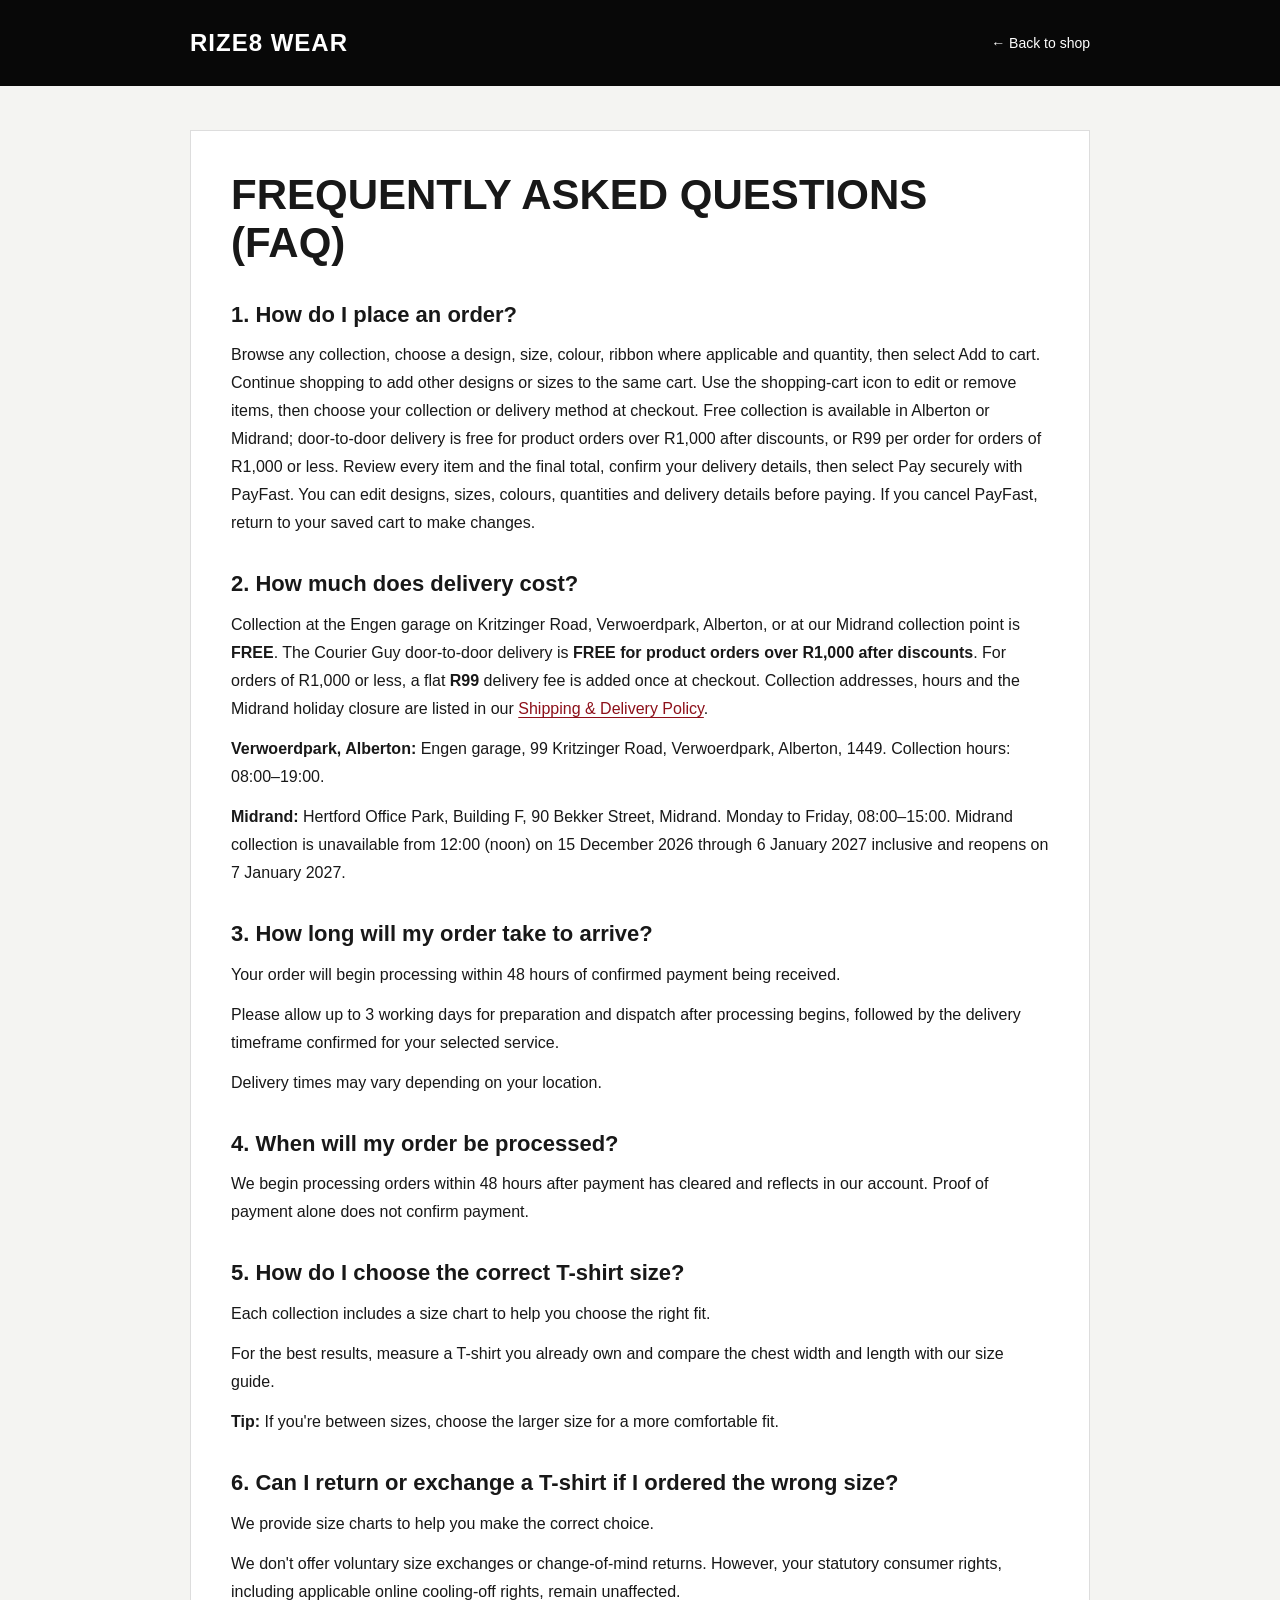
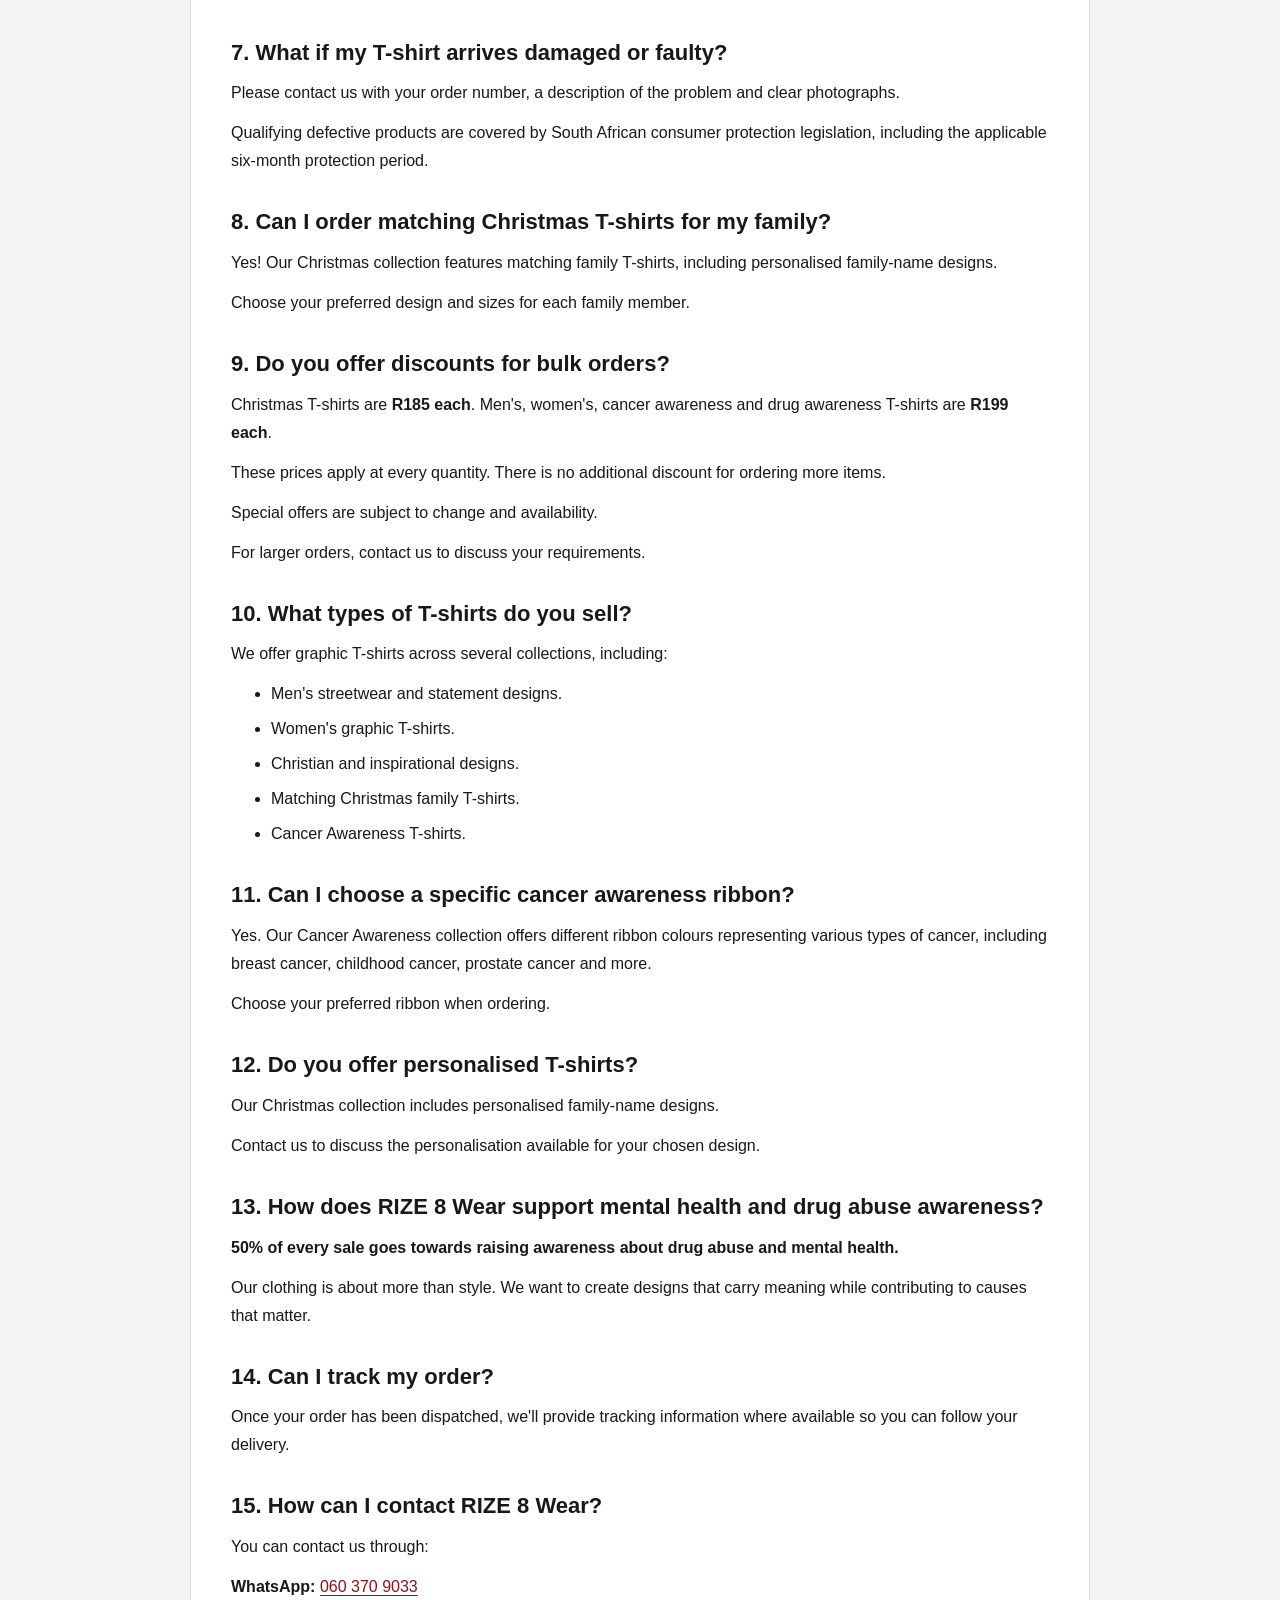
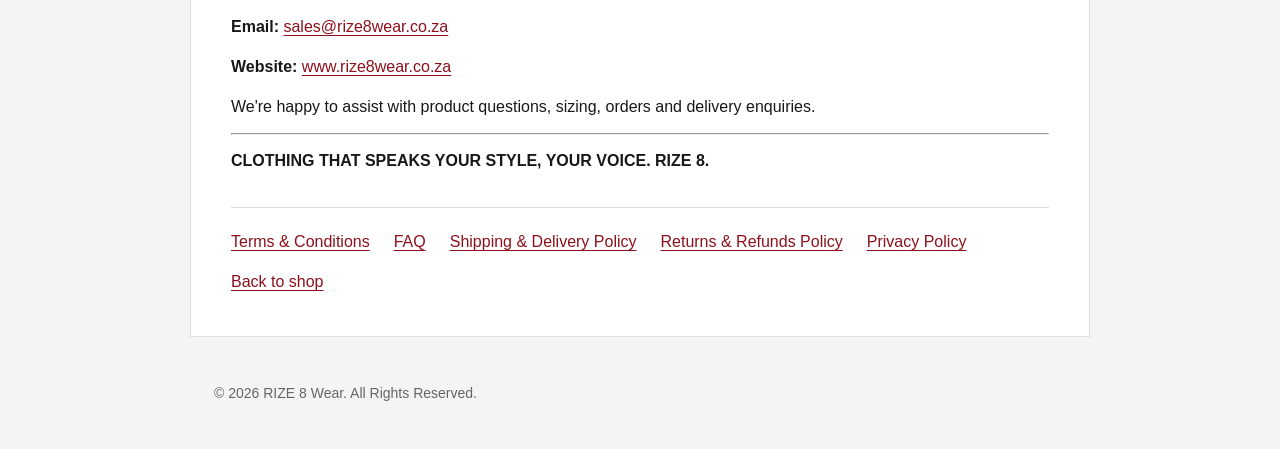
<file: faq.html>
<!doctype html>
<html lang="en"><head><meta charset="utf-8"><meta name="viewport" content="width=device-width, initial-scale=1"><meta name="description" content="Answers to common RIZE 8 Wear questions about orders, sizing, delivery and returns."><title>Frequently Asked Questions | RIZE 8 Wear</title><style>
    *{box-sizing:border-box}body{margin:0;background:#f4f4f2;color:#181818;font:16px/1.75 Arial,sans-serif}header{background:#080808;padding:22px max(24px,calc((100% - 900px)/2));display:flex;align-items:center;justify-content:space-between;gap:20px}header a{color:#fff;text-decoration:none}header .brand{font-size:24px;font-weight:900;letter-spacing:1px}header .back{font-size:14px}main{max-width:900px;margin:44px auto;padding:40px;background:#fff;border:1px solid #ddd}h1{font-size:clamp(32px,6vw,48px);line-height:1.15;margin:0 0 12px}h2{font-size:22px;line-height:1.35;margin:32px 0 10px}p,ul{margin:12px 0}a{color:#8d101a;text-underline-offset:3px}li{margin:7px 0}.updated{color:#666;font-size:14px}.contact{padding:18px 22px;background:#f4f4f2;border-left:4px solid #d21522}.contact p{margin:5px 0}footer{max-width:900px;margin:24px auto 44px;padding:0 24px;color:#666;font-size:14px}@media(max-width:650px){main{margin:20px 14px;padding:24px}header{padding:18px 20px}}
  h1{font-size:clamp(28px,5vw,42px)}.policy-nav{display:flex;flex-wrap:wrap;gap:12px 24px;margin-top:32px;padding-top:20px;border-top:1px solid #ddd}</style><!-- Meta Pixel Code -->
<script>
!function(f,b,e,v,n,t,s)
{if(f.fbq)return;n=f.fbq=function(){n.callMethod?
n.callMethod.apply(n,arguments):n.queue.push(arguments)};
if(!f._fbq)f._fbq=n;n.push=n;n.loaded=!0;n.version='2.0';
n.queue=[];t=b.createElement(e);t.async=!0;
t.src=v;s=b.getElementsByTagName(e)[0];
s.parentNode.insertBefore(t,s)}(window, document,'script',
'https://connect.facebook.net/en_US/fbevents.js');
fbq('init', '1928208843860853');
fbq('track', 'PageView');
</script>
<!-- End Meta Pixel Code -->
</head><body>
<noscript><img height="1" width="1" style="display:none" src="https://www.facebook.com/tr?id=1928208843860853&amp;ev=PageView&amp;noscript=1" alt=""></noscript><header><a class="brand" href="/">RIZE8 WEAR</a><a class="back" href="/">← Back to shop</a></header><main><h1>FREQUENTLY ASKED QUESTIONS (FAQ)</h1>
<h2>1. How do I place an order?</h2>
<p>Browse any collection, choose a design, size, colour, ribbon where applicable and quantity, then select Add to cart. Continue shopping to add other designs or sizes to the same cart. Use the shopping-cart icon to edit or remove items, then choose your collection or delivery method at checkout. Free collection is available in Alberton or Midrand; door-to-door delivery is free for product orders over R1,000 after discounts, or R99 per order for orders of R1,000 or less. Review every item and the final total, confirm your delivery details, then select Pay securely with PayFast. You can edit designs, sizes, colours, quantities and delivery details before paying. If you cancel PayFast, return to your saved cart to make changes.</p>
<h2>2. How much does delivery cost?</h2>
<p>Collection at the Engen garage on Kritzinger Road, Verwoerdpark, Alberton, or at our Midrand collection point is <strong>FREE</strong>. The Courier Guy door-to-door delivery is <strong>FREE for product orders over R1,000 after discounts</strong>. For orders of R1,000 or less, a flat <strong>R99</strong> delivery fee is added once at checkout. Collection addresses, hours and the Midrand holiday closure are listed in our <a href="shipping.html">Shipping &amp; Delivery Policy</a>.</p>
<p><strong>Verwoerdpark, Alberton:</strong> Engen garage, 99 Kritzinger Road, Verwoerdpark, Alberton, 1449. Collection hours: 08:00–19:00.</p><p><strong>Midrand:</strong> Hertford Office Park, Building F, 90 Bekker Street, Midrand. Monday to Friday, 08:00–15:00. Midrand collection is unavailable from 12:00 (noon) on 15 December 2026 through 6 January 2027 inclusive and reopens on 7 January 2027.</p>
<h2>3. How long will my order take to arrive?</h2>
<p>Your order will begin processing within 48 hours of confirmed payment being received.</p>
<p>Please allow up to 3 working days for preparation and dispatch after processing begins, followed by the delivery timeframe confirmed for your selected service.</p>
<p>Delivery times may vary depending on your location.</p>
<h2>4. When will my order be processed?</h2>
<p>We begin processing orders within 48 hours after payment has cleared and reflects in our account. Proof of payment alone does not confirm payment.</p>
<h2>5. How do I choose the correct T-shirt size?</h2>
<p>Each collection includes a size chart to help you choose the right fit.</p>
<p>For the best results, measure a T-shirt you already own and compare the chest width and length with our size guide.</p>
<p><strong>Tip:</strong> If you're between sizes, choose the larger size for a more comfortable fit.</p>
<h2>6. Can I return or exchange a T-shirt if I ordered the wrong size?</h2>
<p>We provide size charts to help you make the correct choice.</p>
<p>We don't offer voluntary size exchanges or change-of-mind returns. However, your statutory consumer rights, including applicable online cooling-off rights, remain unaffected.</p>
<h2>7. What if my T-shirt arrives damaged or faulty?</h2>
<p>Please contact us with your order number, a description of the problem and clear photographs.</p>
<p>Qualifying defective products are covered by South African consumer protection legislation, including the applicable six-month protection period.</p>
<h2>8. Can I order matching Christmas T-shirts for my family?</h2>
<p>Yes! Our Christmas collection features matching family T-shirts, including personalised family-name designs.</p>
<p>Choose your preferred design and sizes for each family member.</p>
<h2>9. Do you offer discounts for bulk orders?</h2>
<p>Christmas T-shirts are <strong>R185 each</strong>. Men's, women's, cancer awareness and drug awareness T-shirts are <strong>R199 each</strong>.</p>
<p>These prices apply at every quantity. There is no additional discount for ordering more items.</p>
<p>Special offers are subject to change and availability.</p>
<p>For larger orders, contact us to discuss your requirements.</p>
<h2>10. What types of T-shirts do you sell?</h2>
<p>We offer graphic T-shirts across several collections, including:</p>
<ul><li>Men's streetwear and statement designs.</li><li>Women's graphic T-shirts.</li><li>Christian and inspirational designs.</li><li>Matching Christmas family T-shirts.</li><li>Cancer Awareness T-shirts.</li></ul>
<h2>11. Can I choose a specific cancer awareness ribbon?</h2>
<p>Yes. Our Cancer Awareness collection offers different ribbon colours representing various types of cancer, including breast cancer, childhood cancer, prostate cancer and more.</p>
<p>Choose your preferred ribbon when ordering.</p>
<h2>12. Do you offer personalised T-shirts?</h2>
<p>Our Christmas collection includes personalised family-name designs.</p>
<p>Contact us to discuss the personalisation available for your chosen design.</p>
<h2>13. How does RIZE 8 Wear support mental health and drug abuse awareness?</h2>
<p><strong>50% of every sale goes towards raising awareness about drug abuse and mental health.</strong></p>
<p>Our clothing is about more than style. We want to create designs that carry meaning while contributing to causes that matter.</p>
<h2>14. Can I track my order?</h2>
<p>Once your order has been dispatched, we'll provide tracking information where available so you can follow your delivery.</p>
<h2>15. How can I contact RIZE 8 Wear?</h2>
<p>You can contact us through:</p>
<p><strong>WhatsApp:</strong> <a href="https://wa.me/27603709033">060 370 9033</a></p>
<p><strong>Email:</strong> <a href="mailto:sales@rize8wear.co.za">sales@rize8wear.co.za</a></p>
<p><strong>Website:</strong> <a href="https://www.rize8wear.co.za">www.rize8wear.co.za</a></p>
<p>We're happy to assist with product questions, sizing, orders and delivery enquiries.</p>
<hr>
<p><strong>CLOTHING THAT SPEAKS YOUR STYLE, YOUR VOICE. RIZE 8.</strong></p><nav class="policy-nav" aria-label="Policy navigation"><a href="terms.html">Terms &amp; Conditions</a><a href="faq.html">FAQ</a><a href="shipping.html">Shipping &amp; Delivery Policy</a><a href="returns.html">Returns &amp; Refunds Policy</a><a href="privacy.html">Privacy Policy</a><a href="/">Back to shop</a></nav></main><footer>© 2026 RIZE 8 Wear. All Rights Reserved.</footer></body></html>
</file>
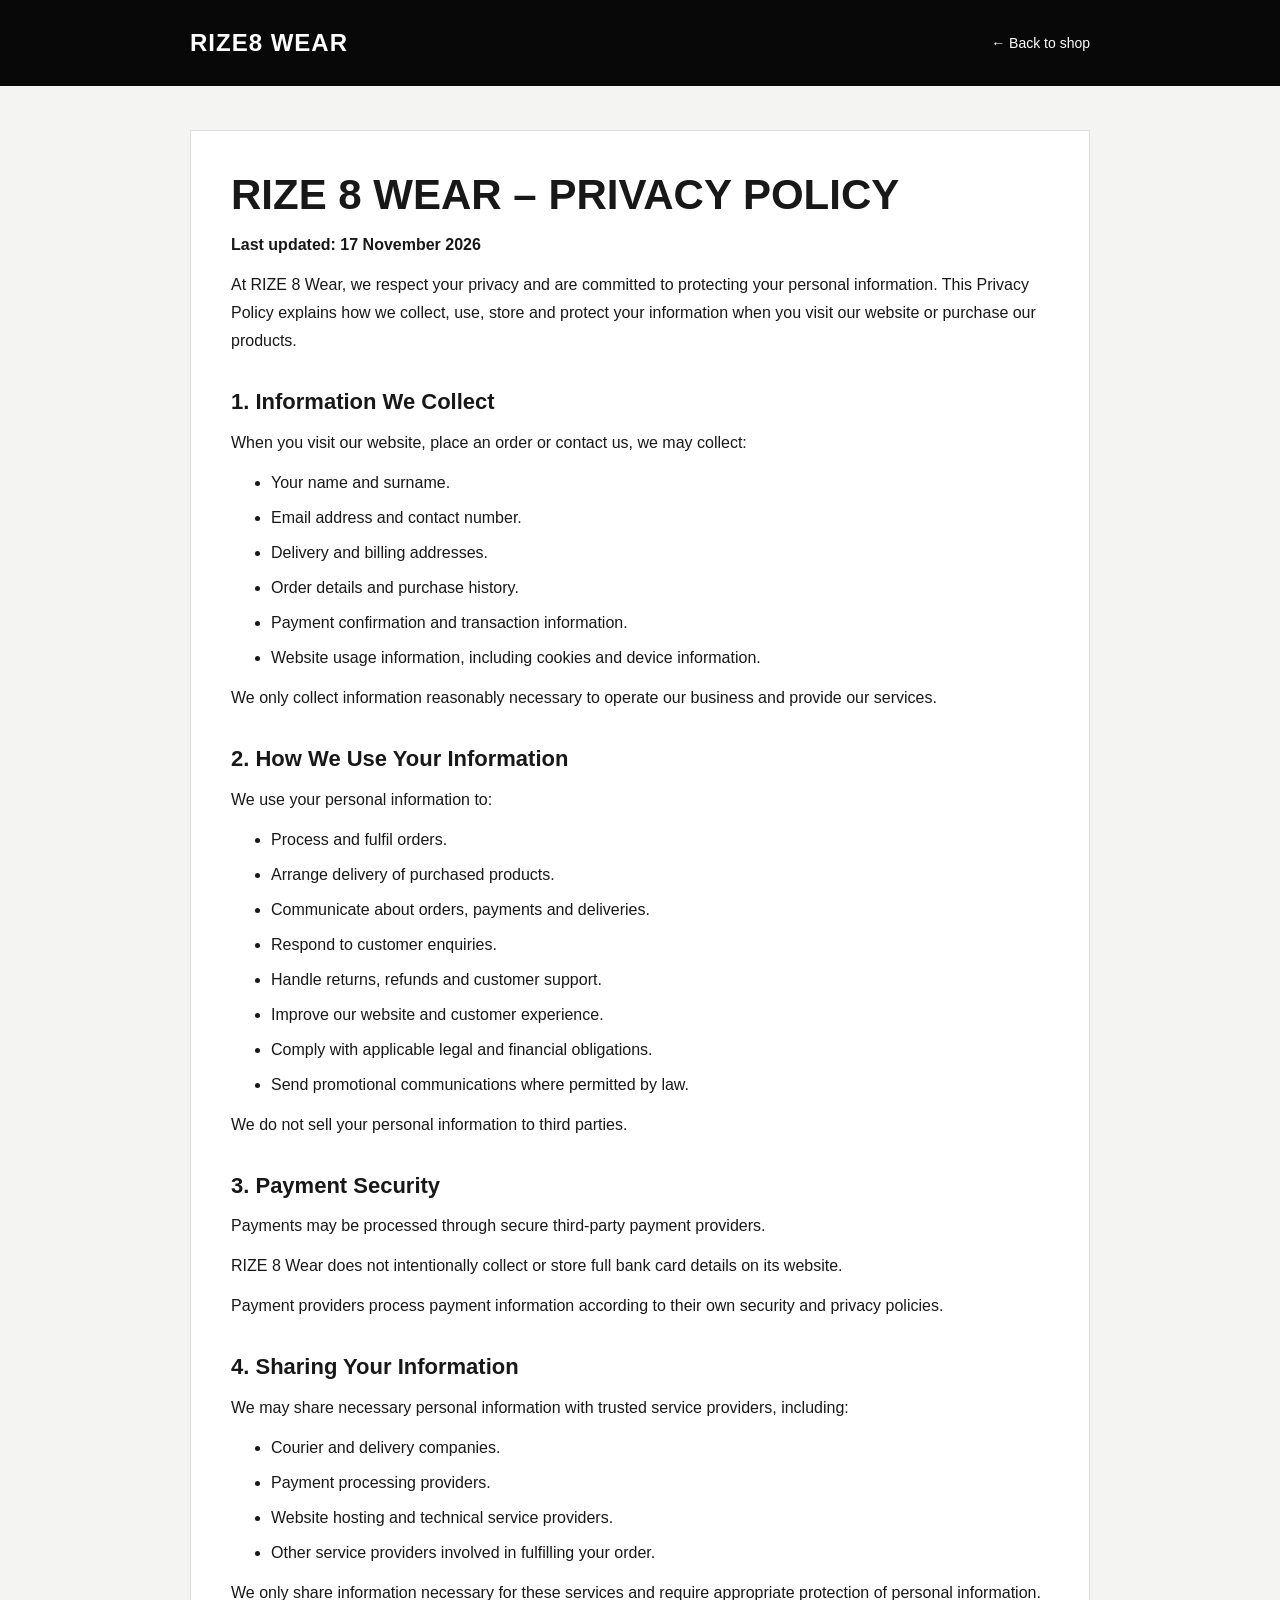
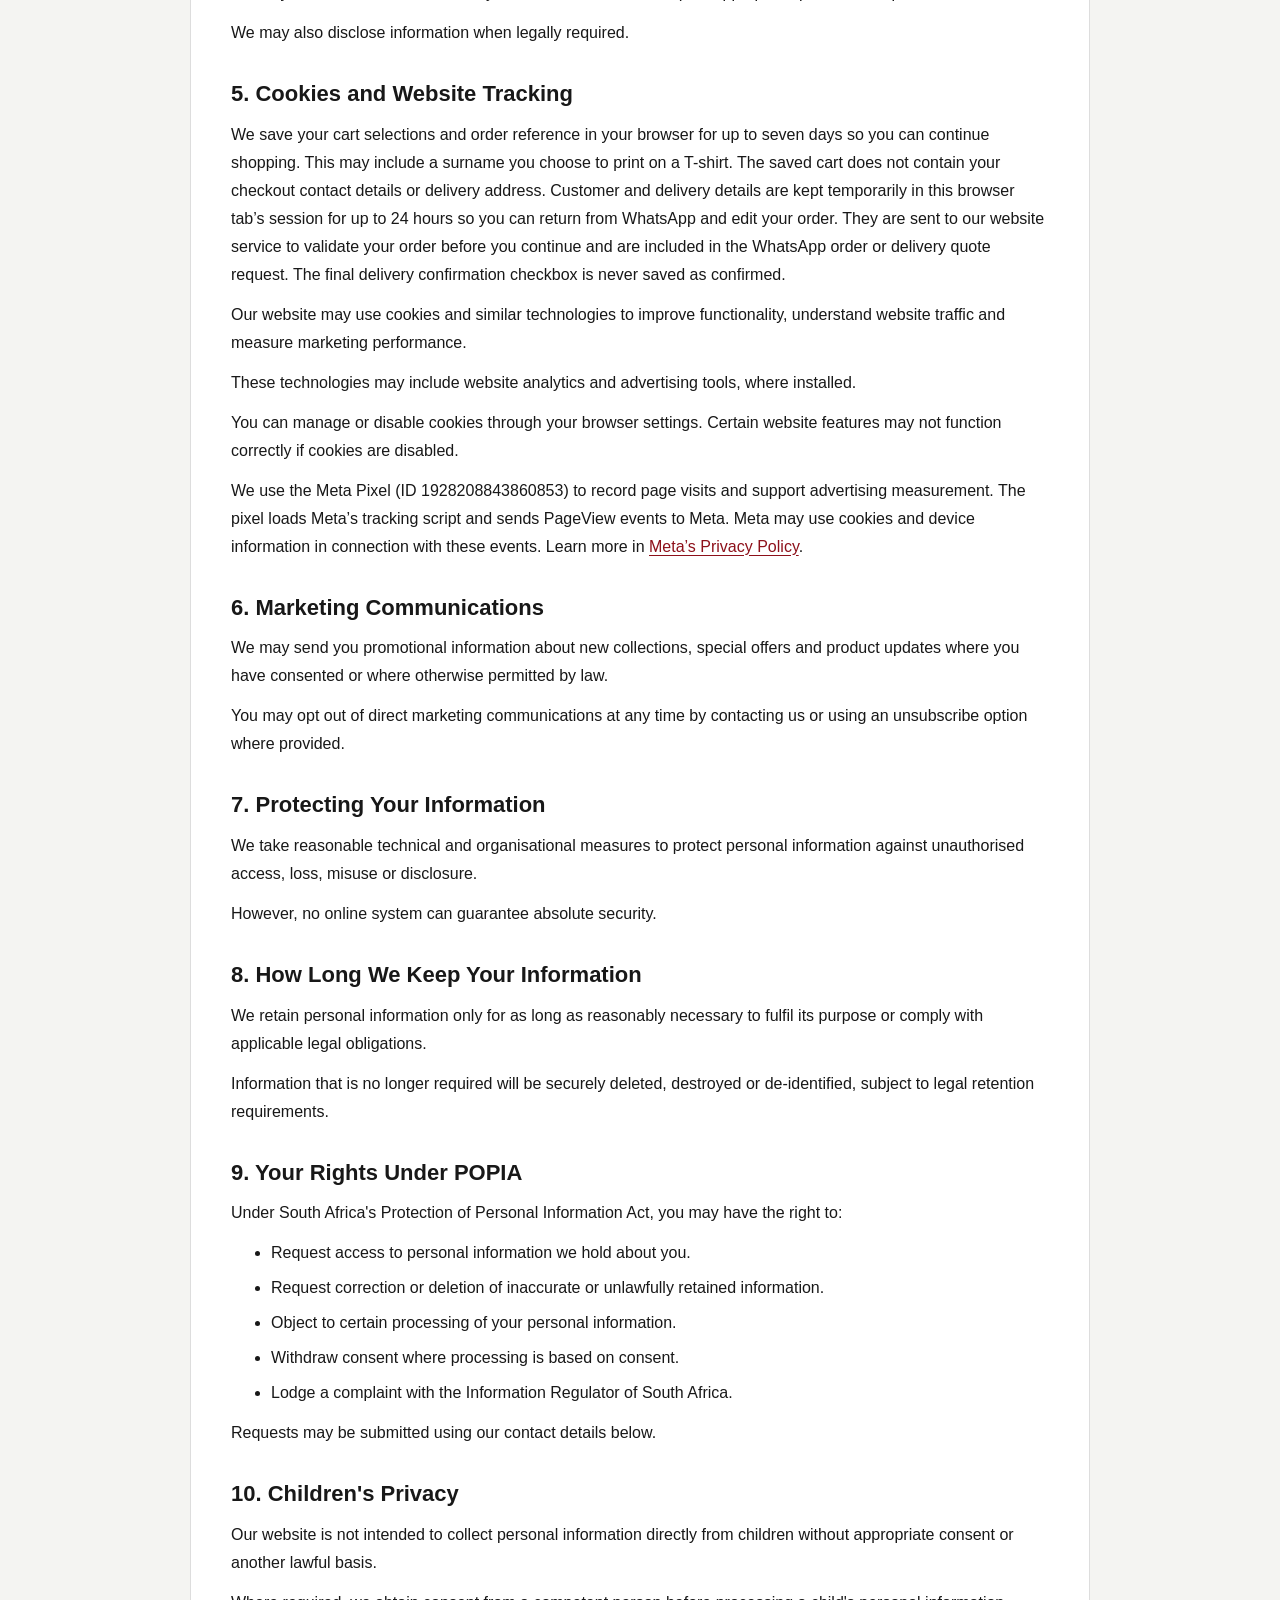
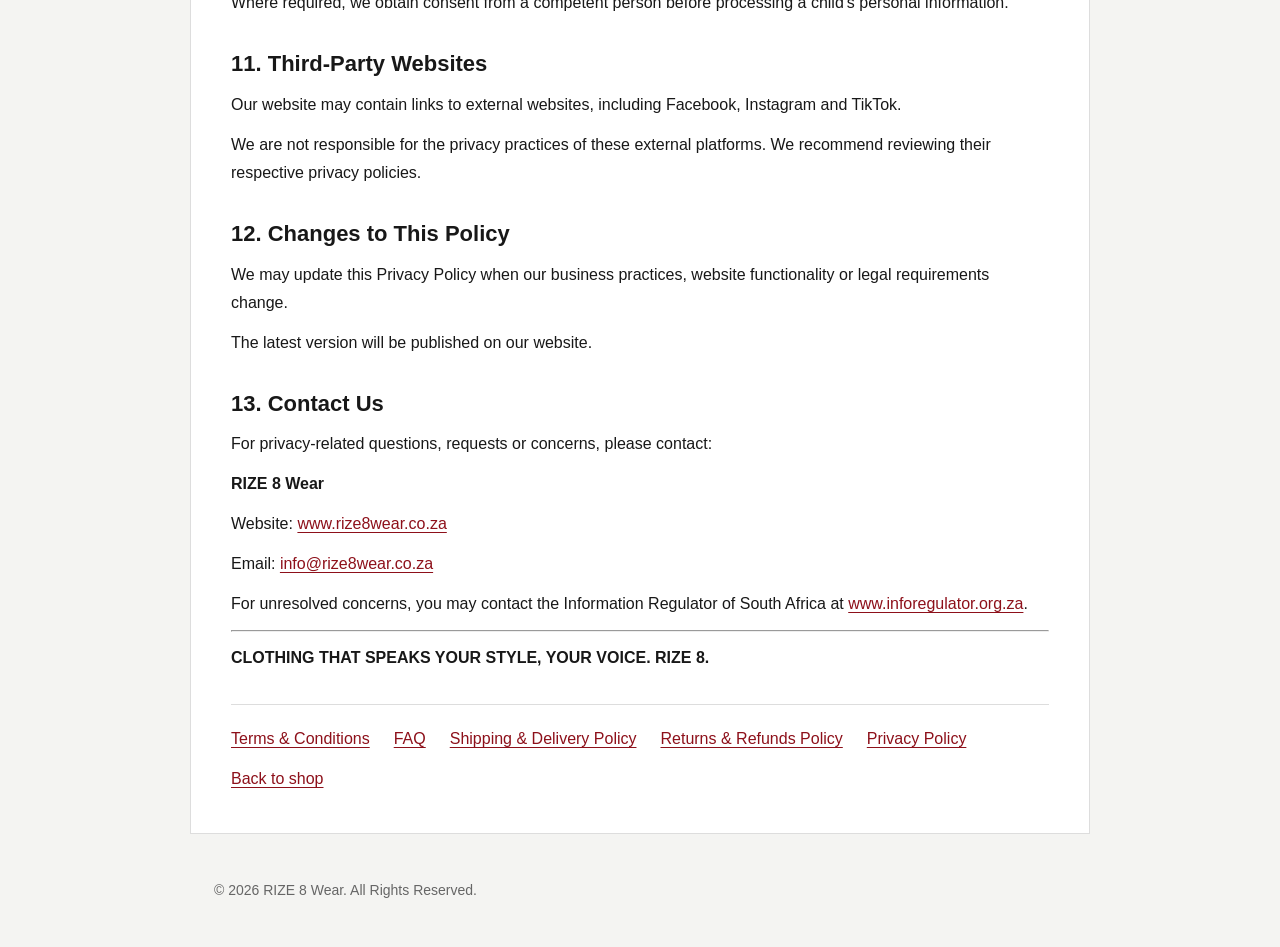
<file: privacy.html>
<!doctype html>
<html lang="en"><head><meta charset="utf-8"><meta name="viewport" content="width=device-width, initial-scale=1"><meta name="description" content="Privacy Policy for RIZE 8 Wear customers."><title>Privacy Policy | RIZE 8 Wear</title><style>
    *{box-sizing:border-box}body{margin:0;background:#f4f4f2;color:#181818;font:16px/1.75 Arial,sans-serif}header{background:#080808;padding:22px max(24px,calc((100% - 900px)/2));display:flex;align-items:center;justify-content:space-between;gap:20px}header a{color:#fff;text-decoration:none}header .brand{font-size:24px;font-weight:900;letter-spacing:1px}header .back{font-size:14px}main{max-width:900px;margin:44px auto;padding:40px;background:#fff;border:1px solid #ddd}h1{font-size:clamp(32px,6vw,48px);line-height:1.15;margin:0 0 12px}h2{font-size:22px;line-height:1.35;margin:32px 0 10px}p,ul{margin:12px 0}a{color:#8d101a;text-underline-offset:3px}li{margin:7px 0}.updated{color:#666;font-size:14px}.contact{padding:18px 22px;background:#f4f4f2;border-left:4px solid #d21522}.contact p{margin:5px 0}footer{max-width:900px;margin:24px auto 44px;padding:0 24px;color:#666;font-size:14px}@media(max-width:650px){main{margin:20px 14px;padding:24px}header{padding:18px 20px}}
  h1{font-size:clamp(28px,5vw,42px)}.policy-nav{display:flex;flex-wrap:wrap;gap:12px 24px;margin-top:32px;padding-top:20px;border-top:1px solid #ddd}</style><!-- Meta Pixel Code -->
<script>
!function(f,b,e,v,n,t,s)
{if(f.fbq)return;n=f.fbq=function(){n.callMethod?
n.callMethod.apply(n,arguments):n.queue.push(arguments)};
if(!f._fbq)f._fbq=n;n.push=n;n.loaded=!0;n.version='2.0';
n.queue=[];t=b.createElement(e);t.async=!0;
t.src=v;s=b.getElementsByTagName(e)[0];
s.parentNode.insertBefore(t,s)}(window, document,'script',
'https://connect.facebook.net/en_US/fbevents.js');
fbq('init', '1928208843860853');
fbq('track', 'PageView');
</script>
<!-- End Meta Pixel Code -->
</head><body>
<noscript><img height="1" width="1" style="display:none" src="https://www.facebook.com/tr?id=1928208843860853&amp;ev=PageView&amp;noscript=1" alt=""></noscript><header><a class="brand" href="/">RIZE8 WEAR</a><a class="back" href="/">← Back to shop</a></header><main><h1>RIZE 8 WEAR – PRIVACY POLICY</h1>
<p><strong>Last updated: 17 November 2026</strong></p>
<p>At RIZE 8 Wear, we respect your privacy and are committed to protecting your personal information. This Privacy Policy explains how we collect, use, store and protect your information when you visit our website or purchase our products.</p>
<h2>1. Information We Collect</h2>
<p>When you visit our website, place an order or contact us, we may collect:</p>
<ul><li>Your name and surname.</li><li>Email address and contact number.</li><li>Delivery and billing addresses.</li><li>Order details and purchase history.</li><li>Payment confirmation and transaction information.</li><li>Website usage information, including cookies and device information.</li></ul>
<p>We only collect information reasonably necessary to operate our business and provide our services.</p>
<h2>2. How We Use Your Information</h2>
<p>We use your personal information to:</p>
<ul><li>Process and fulfil orders.</li><li>Arrange delivery of purchased products.</li><li>Communicate about orders, payments and deliveries.</li><li>Respond to customer enquiries.</li><li>Handle returns, refunds and customer support.</li><li>Improve our website and customer experience.</li><li>Comply with applicable legal and financial obligations.</li><li>Send promotional communications where permitted by law.</li></ul>
<p>We do not sell your personal information to third parties.</p>
<h2>3. Payment Security</h2>
<p>Payments may be processed through secure third-party payment providers.</p>
<p>RIZE 8 Wear does not intentionally collect or store full bank card details on its website.</p>
<p>Payment providers process payment information according to their own security and privacy policies.</p>
<h2>4. Sharing Your Information</h2>
<p>We may share necessary personal information with trusted service providers, including:</p>
<ul><li>Courier and delivery companies.</li><li>Payment processing providers.</li><li>Website hosting and technical service providers.</li><li>Other service providers involved in fulfilling your order.</li></ul>
<p>We only share information necessary for these services and require appropriate protection of personal information.</p>
<p>We may also disclose information when legally required.</p>
<h2>5. Cookies and Website Tracking</h2>
<p>We save your cart selections and order reference in your browser for up to seven days so you can continue shopping. This may include a surname you choose to print on a T-shirt. The saved cart does not contain your checkout contact details or delivery address. Customer and delivery details are kept temporarily in this browser tab’s session for up to 24 hours so you can return from WhatsApp and edit your order. They are sent to our website service to validate your order before you continue and are included in the WhatsApp order or delivery quote request. The final delivery confirmation checkbox is never saved as confirmed.</p>
<p>Our website may use cookies and similar technologies to improve functionality, understand website traffic and measure marketing performance.</p>
<p>These technologies may include website analytics and advertising tools, where installed.</p>
<p>You can manage or disable cookies through your browser settings. Certain website features may not function correctly if cookies are disabled.</p>
<p>We use the Meta Pixel (ID 1928208843860853) to record page visits and support advertising measurement. The pixel loads Meta’s tracking script and sends PageView events to Meta. Meta may use cookies and device information in connection with these events. Learn more in <a href="https://www.facebook.com/privacy/policy/">Meta’s Privacy Policy</a>.</p>
<h2>6. Marketing Communications</h2>
<p>We may send you promotional information about new collections, special offers and product updates where you have consented or where otherwise permitted by law.</p>
<p>You may opt out of direct marketing communications at any time by contacting us or using an unsubscribe option where provided.</p>
<h2>7. Protecting Your Information</h2>
<p>We take reasonable technical and organisational measures to protect personal information against unauthorised access, loss, misuse or disclosure.</p>
<p>However, no online system can guarantee absolute security.</p>
<h2>8. How Long We Keep Your Information</h2>
<p>We retain personal information only for as long as reasonably necessary to fulfil its purpose or comply with applicable legal obligations.</p>
<p>Information that is no longer required will be securely deleted, destroyed or de-identified, subject to legal retention requirements.</p>
<h2>9. Your Rights Under POPIA</h2>
<p>Under South Africa's Protection of Personal Information Act, you may have the right to:</p>
<ul><li>Request access to personal information we hold about you.</li><li>Request correction or deletion of inaccurate or unlawfully retained information.</li><li>Object to certain processing of your personal information.</li><li>Withdraw consent where processing is based on consent.</li><li>Lodge a complaint with the Information Regulator of South Africa.</li></ul>
<p>Requests may be submitted using our contact details below.</p>
<h2>10. Children's Privacy</h2>
<p>Our website is not intended to collect personal information directly from children without appropriate consent or another lawful basis.</p>
<p>Where required, we obtain consent from a competent person before processing a child's personal information.</p>
<h2>11. Third-Party Websites</h2>
<p>Our website may contain links to external websites, including Facebook, Instagram and TikTok.</p>
<p>We are not responsible for the privacy practices of these external platforms. We recommend reviewing their respective privacy policies.</p>
<h2>12. Changes to This Policy</h2>
<p>We may update this Privacy Policy when our business practices, website functionality or legal requirements change.</p>
<p>The latest version will be published on our website.</p>
<h2>13. Contact Us</h2>
<p>For privacy-related questions, requests or concerns, please contact:</p>
<p><strong>RIZE 8 Wear</strong></p>
<p>Website: <a href="https://www.rize8wear.co.za">www.rize8wear.co.za</a></p>
<p>Email: <a href="mailto:info@rize8wear.co.za">info@rize8wear.co.za</a></p>
<p>For unresolved concerns, you may contact the Information Regulator of South Africa at <a href="https://www.inforegulator.org.za">www.inforegulator.org.za</a>.</p>
<hr>
<p><strong>CLOTHING THAT SPEAKS YOUR STYLE, YOUR VOICE. RIZE 8.</strong></p><nav class="policy-nav" aria-label="Policy navigation"><a href="terms.html">Terms &amp; Conditions</a><a href="faq.html">FAQ</a><a href="shipping.html">Shipping &amp; Delivery Policy</a><a href="returns.html">Returns &amp; Refunds Policy</a><a href="privacy.html">Privacy Policy</a><a href="/">Back to shop</a></nav></main><footer>© 2026 RIZE 8 Wear. All Rights Reserved.</footer></body></html>
</file>
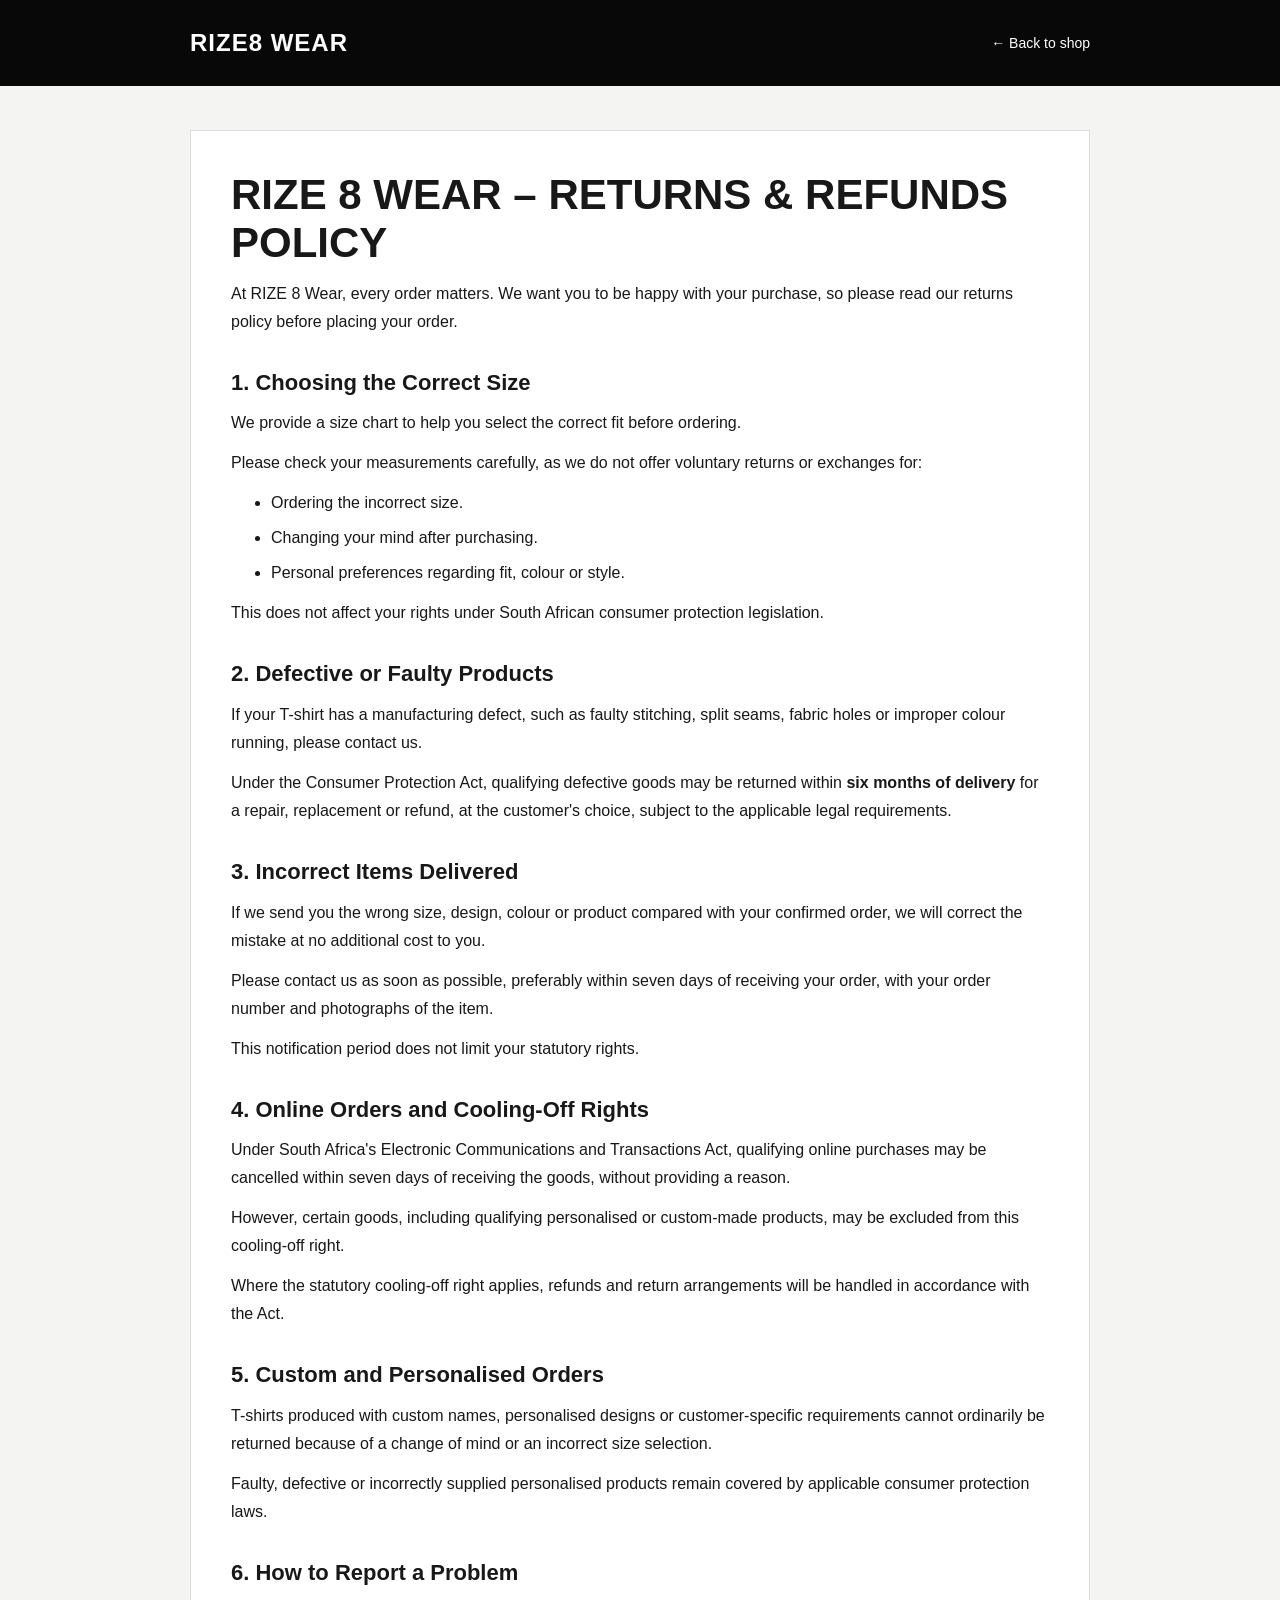
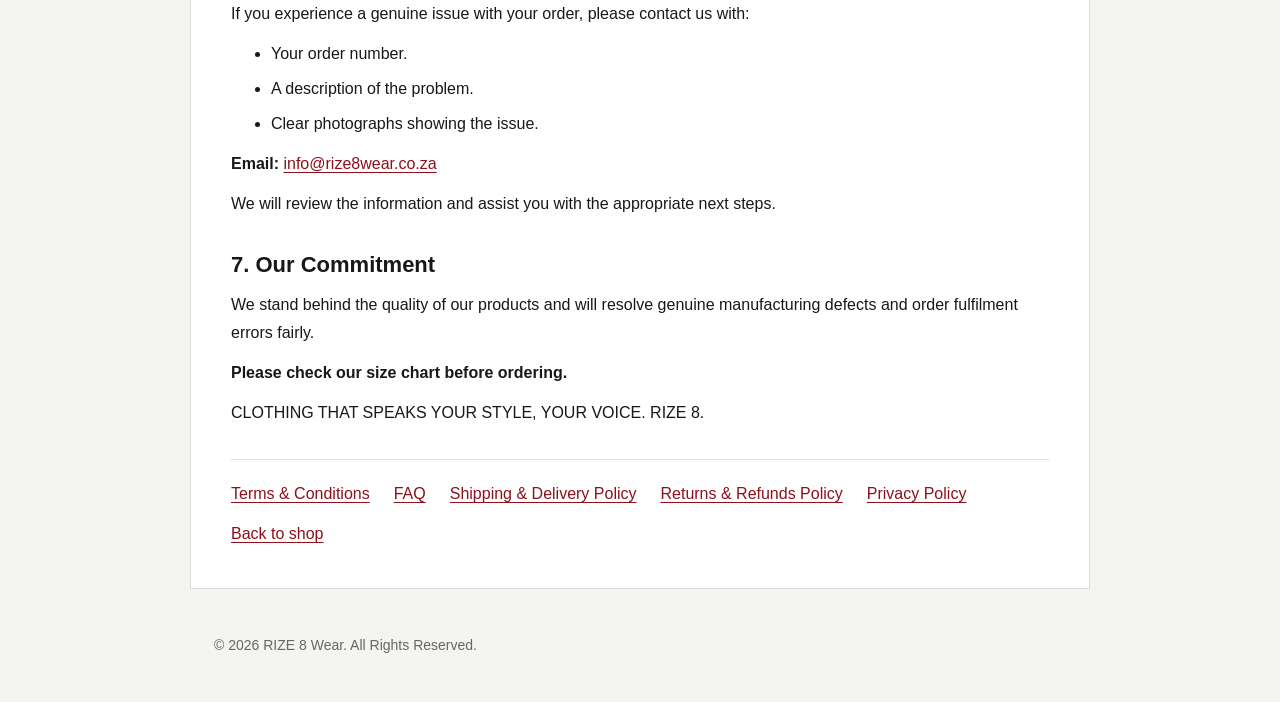
<file: returns.html>
<!doctype html>
<html lang="en"><head><meta charset="utf-8"><meta name="viewport" content="width=device-width, initial-scale=1"><meta name="description" content="Returns &amp; Refunds Policy for RIZE 8 Wear customers."><title>Returns &amp; Refunds Policy | RIZE 8 Wear</title><style>
    *{box-sizing:border-box}body{margin:0;background:#f4f4f2;color:#181818;font:16px/1.75 Arial,sans-serif}header{background:#080808;padding:22px max(24px,calc((100% - 900px)/2));display:flex;align-items:center;justify-content:space-between;gap:20px}header a{color:#fff;text-decoration:none}header .brand{font-size:24px;font-weight:900;letter-spacing:1px}header .back{font-size:14px}main{max-width:900px;margin:44px auto;padding:40px;background:#fff;border:1px solid #ddd}h1{font-size:clamp(32px,6vw,48px);line-height:1.15;margin:0 0 12px}h2{font-size:22px;line-height:1.35;margin:32px 0 10px}p,ul{margin:12px 0}a{color:#8d101a;text-underline-offset:3px}li{margin:7px 0}.updated{color:#666;font-size:14px}.contact{padding:18px 22px;background:#f4f4f2;border-left:4px solid #d21522}.contact p{margin:5px 0}footer{max-width:900px;margin:24px auto 44px;padding:0 24px;color:#666;font-size:14px}@media(max-width:650px){main{margin:20px 14px;padding:24px}header{padding:18px 20px}}
  h1{font-size:clamp(28px,5vw,42px)}.policy-nav{display:flex;flex-wrap:wrap;gap:12px 24px;margin-top:32px;padding-top:20px;border-top:1px solid #ddd}</style><!-- Meta Pixel Code -->
<script>
!function(f,b,e,v,n,t,s)
{if(f.fbq)return;n=f.fbq=function(){n.callMethod?
n.callMethod.apply(n,arguments):n.queue.push(arguments)};
if(!f._fbq)f._fbq=n;n.push=n;n.loaded=!0;n.version='2.0';
n.queue=[];t=b.createElement(e);t.async=!0;
t.src=v;s=b.getElementsByTagName(e)[0];
s.parentNode.insertBefore(t,s)}(window, document,'script',
'https://connect.facebook.net/en_US/fbevents.js');
fbq('init', '1928208843860853');
fbq('track', 'PageView');
</script>
<!-- End Meta Pixel Code -->
</head><body>
<noscript><img height="1" width="1" style="display:none" src="https://www.facebook.com/tr?id=1928208843860853&amp;ev=PageView&amp;noscript=1" alt=""></noscript><header><a class="brand" href="/">RIZE8 WEAR</a><a class="back" href="/">← Back to shop</a></header><main><h1>RIZE 8 WEAR – RETURNS &amp; REFUNDS POLICY</h1>
<p>At RIZE 8 Wear, every order matters. We want you to be happy with your purchase, so please read our returns policy before placing your order.</p>
<h2>1. Choosing the Correct Size</h2>
<p>We provide a size chart to help you select the correct fit before ordering.</p>
<p>Please check your measurements carefully, as we do not offer voluntary returns or exchanges for:</p>
<ul><li>Ordering the incorrect size.</li><li>Changing your mind after purchasing.</li><li>Personal preferences regarding fit, colour or style.</li></ul>
<p>This does not affect your rights under South African consumer protection legislation.</p>
<h2>2. Defective or Faulty Products</h2>
<p>If your T-shirt has a manufacturing defect, such as faulty stitching, split seams, fabric holes or improper colour running, please contact us.</p>
<p>Under the Consumer Protection Act, qualifying defective goods may be returned within <strong>six months of delivery</strong> for a repair, replacement or refund, at the customer's choice, subject to the applicable legal requirements.</p>
<h2>3. Incorrect Items Delivered</h2>
<p>If we send you the wrong size, design, colour or product compared with your confirmed order, we will correct the mistake at no additional cost to you.</p>
<p>Please contact us as soon as possible, preferably within seven days of receiving your order, with your order number and photographs of the item.</p>
<p>This notification period does not limit your statutory rights.</p>
<h2>4. Online Orders and Cooling-Off Rights</h2>
<p>Under South Africa's Electronic Communications and Transactions Act, qualifying online purchases may be cancelled within seven days of receiving the goods, without providing a reason.</p>
<p>However, certain goods, including qualifying personalised or custom-made products, may be excluded from this cooling-off right.</p>
<p>Where the statutory cooling-off right applies, refunds and return arrangements will be handled in accordance with the Act.</p>
<h2>5. Custom and Personalised Orders</h2>
<p>T-shirts produced with custom names, personalised designs or customer-specific requirements cannot ordinarily be returned because of a change of mind or an incorrect size selection.</p>
<p>Faulty, defective or incorrectly supplied personalised products remain covered by applicable consumer protection laws.</p>
<h2>6. How to Report a Problem</h2>
<p>If you experience a genuine issue with your order, please contact us with:</p>
<ul><li>Your order number.</li><li>A description of the problem.</li><li>Clear photographs showing the issue.</li></ul>
<p><strong>Email:</strong> <a href="mailto:info@rize8wear.co.za">info@rize8wear.co.za</a></p>
<p>We will review the information and assist you with the appropriate next steps.</p>
<h2>7. Our Commitment</h2>
<p>We stand behind the quality of our products and will resolve genuine manufacturing defects and order fulfilment errors fairly.</p>
<p><strong>Please check our size chart before ordering.</strong></p>
<p>CLOTHING THAT SPEAKS YOUR STYLE, YOUR VOICE. RIZE 8.</p><nav class="policy-nav" aria-label="Policy navigation"><a href="terms.html">Terms &amp; Conditions</a><a href="faq.html">FAQ</a><a href="shipping.html">Shipping &amp; Delivery Policy</a><a href="returns.html">Returns &amp; Refunds Policy</a><a href="privacy.html">Privacy Policy</a><a href="/">Back to shop</a></nav></main><footer>© 2026 RIZE 8 Wear. All Rights Reserved.</footer></body></html>
</file>
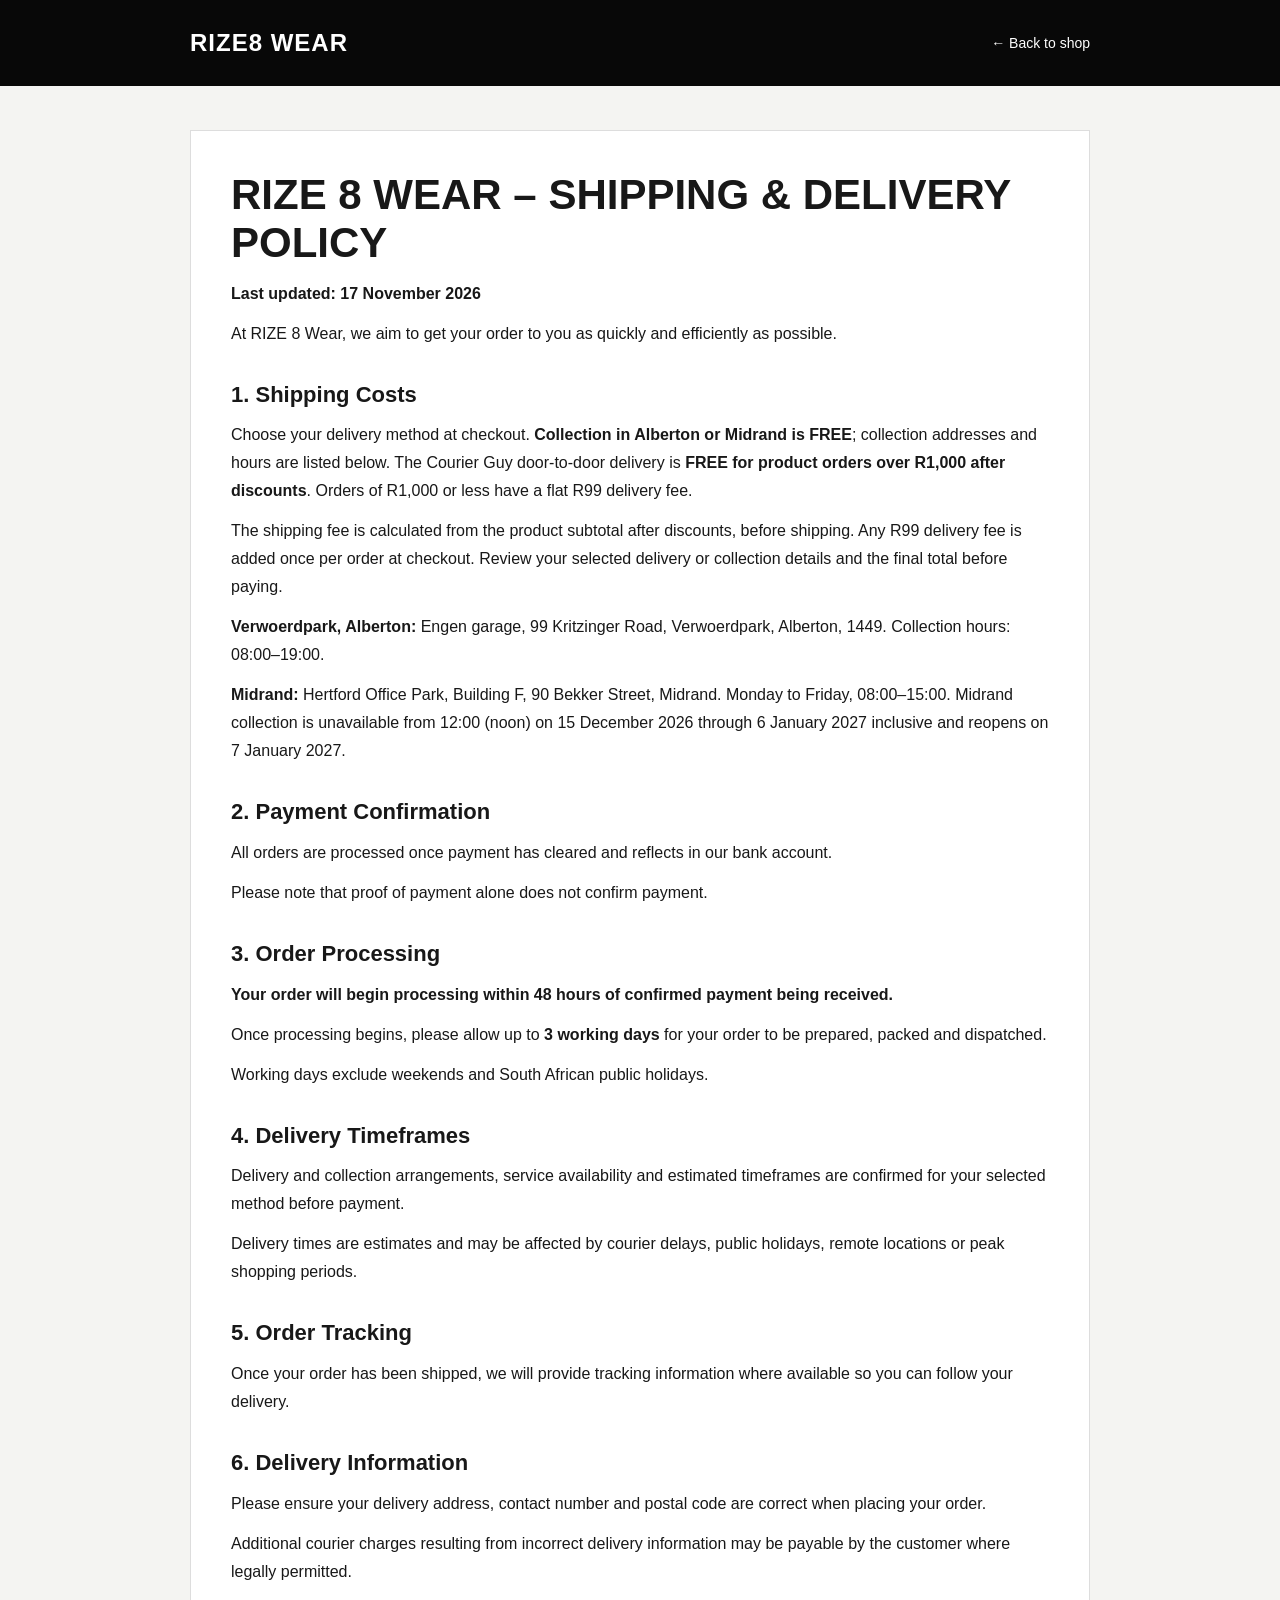
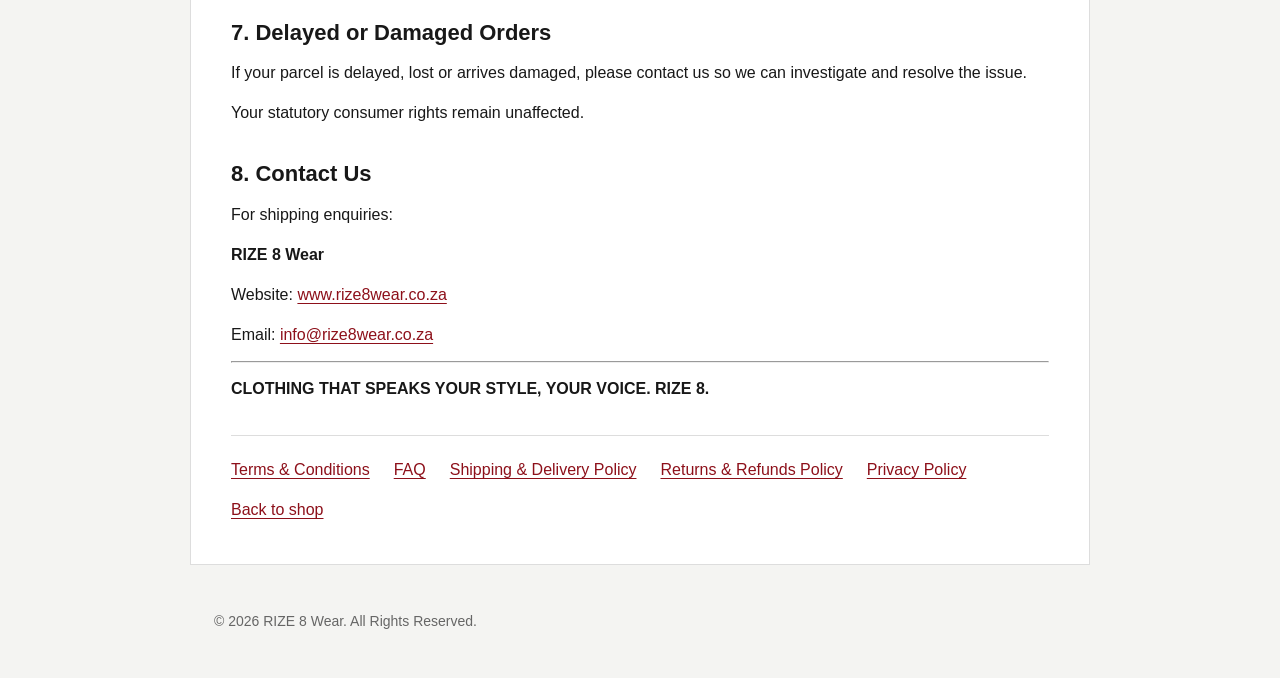
<file: shipping.html>
<!doctype html>
<html lang="en"><head><meta charset="utf-8"><meta name="viewport" content="width=device-width, initial-scale=1"><meta name="description" content="Shipping &amp; Delivery Policy for RIZE 8 Wear customers."><title>Shipping &amp; Delivery Policy | RIZE 8 Wear</title><style>
    *{box-sizing:border-box}body{margin:0;background:#f4f4f2;color:#181818;font:16px/1.75 Arial,sans-serif}header{background:#080808;padding:22px max(24px,calc((100% - 900px)/2));display:flex;align-items:center;justify-content:space-between;gap:20px}header a{color:#fff;text-decoration:none}header .brand{font-size:24px;font-weight:900;letter-spacing:1px}header .back{font-size:14px}main{max-width:900px;margin:44px auto;padding:40px;background:#fff;border:1px solid #ddd}h1{font-size:clamp(32px,6vw,48px);line-height:1.15;margin:0 0 12px}h2{font-size:22px;line-height:1.35;margin:32px 0 10px}p,ul{margin:12px 0}a{color:#8d101a;text-underline-offset:3px}li{margin:7px 0}.updated{color:#666;font-size:14px}.contact{padding:18px 22px;background:#f4f4f2;border-left:4px solid #d21522}.contact p{margin:5px 0}footer{max-width:900px;margin:24px auto 44px;padding:0 24px;color:#666;font-size:14px}@media(max-width:650px){main{margin:20px 14px;padding:24px}header{padding:18px 20px}}
  h1{font-size:clamp(28px,5vw,42px)}.policy-nav{display:flex;flex-wrap:wrap;gap:12px 24px;margin-top:32px;padding-top:20px;border-top:1px solid #ddd}</style><!-- Meta Pixel Code -->
<script>
!function(f,b,e,v,n,t,s)
{if(f.fbq)return;n=f.fbq=function(){n.callMethod?
n.callMethod.apply(n,arguments):n.queue.push(arguments)};
if(!f._fbq)f._fbq=n;n.push=n;n.loaded=!0;n.version='2.0';
n.queue=[];t=b.createElement(e);t.async=!0;
t.src=v;s=b.getElementsByTagName(e)[0];
s.parentNode.insertBefore(t,s)}(window, document,'script',
'https://connect.facebook.net/en_US/fbevents.js');
fbq('init', '1928208843860853');
fbq('track', 'PageView');
</script>
<!-- End Meta Pixel Code -->
</head><body>
<noscript><img height="1" width="1" style="display:none" src="https://www.facebook.com/tr?id=1928208843860853&amp;ev=PageView&amp;noscript=1" alt=""></noscript><header><a class="brand" href="/">RIZE8 WEAR</a><a class="back" href="/">← Back to shop</a></header><main><h1>RIZE 8 WEAR – SHIPPING &amp; DELIVERY POLICY</h1>
<p><strong>Last updated: 17 November 2026</strong></p>
<p>At RIZE 8 Wear, we aim to get your order to you as quickly and efficiently as possible.</p>
<h2>1. Shipping Costs</h2>
<p>Choose your delivery method at checkout. <strong>Collection in Alberton or Midrand is FREE</strong>; collection addresses and hours are listed below. The Courier Guy door-to-door delivery is <strong>FREE for product orders over R1,000 after discounts</strong>. Orders of R1,000 or less have a flat R99 delivery fee.</p>
<p>The shipping fee is calculated from the product subtotal after discounts, before shipping. Any R99 delivery fee is added once per order at checkout. Review your selected delivery or collection details and the final total before paying.</p>
<p><strong>Verwoerdpark, Alberton:</strong> Engen garage, 99 Kritzinger Road, Verwoerdpark, Alberton, 1449. Collection hours: 08:00–19:00.</p><p><strong>Midrand:</strong> Hertford Office Park, Building F, 90 Bekker Street, Midrand. Monday to Friday, 08:00–15:00. Midrand collection is unavailable from 12:00 (noon) on 15 December 2026 through 6 January 2027 inclusive and reopens on 7 January 2027.</p>
<h2>2. Payment Confirmation</h2>
<p>All orders are processed once payment has cleared and reflects in our bank account.</p>
<p>Please note that proof of payment alone does not confirm payment.</p>
<h2>3. Order Processing</h2>
<p><strong>Your order will begin processing within 48 hours of confirmed payment being received.</strong></p>
<p>Once processing begins, please allow up to <strong>3 working days</strong> for your order to be prepared, packed and dispatched.</p>
<p>Working days exclude weekends and South African public holidays.</p>
<h2>4. Delivery Timeframes</h2>
<p>Delivery and collection arrangements, service availability and estimated timeframes are confirmed for your selected method before payment.</p>
<p>Delivery times are estimates and may be affected by courier delays, public holidays, remote locations or peak shopping periods.</p>
<h2>5. Order Tracking</h2>
<p>Once your order has been shipped, we will provide tracking information where available so you can follow your delivery.</p>
<h2>6. Delivery Information</h2>
<p>Please ensure your delivery address, contact number and postal code are correct when placing your order.</p>
<p>Additional courier charges resulting from incorrect delivery information may be payable by the customer where legally permitted.</p>
<h2>7. Delayed or Damaged Orders</h2>
<p>If your parcel is delayed, lost or arrives damaged, please contact us so we can investigate and resolve the issue.</p>
<p>Your statutory consumer rights remain unaffected.</p>
<h2>8. Contact Us</h2>
<p>For shipping enquiries:</p>
<p><strong>RIZE 8 Wear</strong></p>
<p>Website: <a href="https://www.rize8wear.co.za">www.rize8wear.co.za</a></p>
<p>Email: <a href="mailto:info@rize8wear.co.za">info@rize8wear.co.za</a></p>
<hr>
<p><strong>CLOTHING THAT SPEAKS YOUR STYLE, YOUR VOICE. RIZE 8.</strong></p><nav class="policy-nav" aria-label="Policy navigation"><a href="terms.html">Terms &amp; Conditions</a><a href="faq.html">FAQ</a><a href="shipping.html">Shipping &amp; Delivery Policy</a><a href="returns.html">Returns &amp; Refunds Policy</a><a href="privacy.html">Privacy Policy</a><a href="/">Back to shop</a></nav></main><footer>© 2026 RIZE 8 Wear. All Rights Reserved.</footer></body></html>
</file>
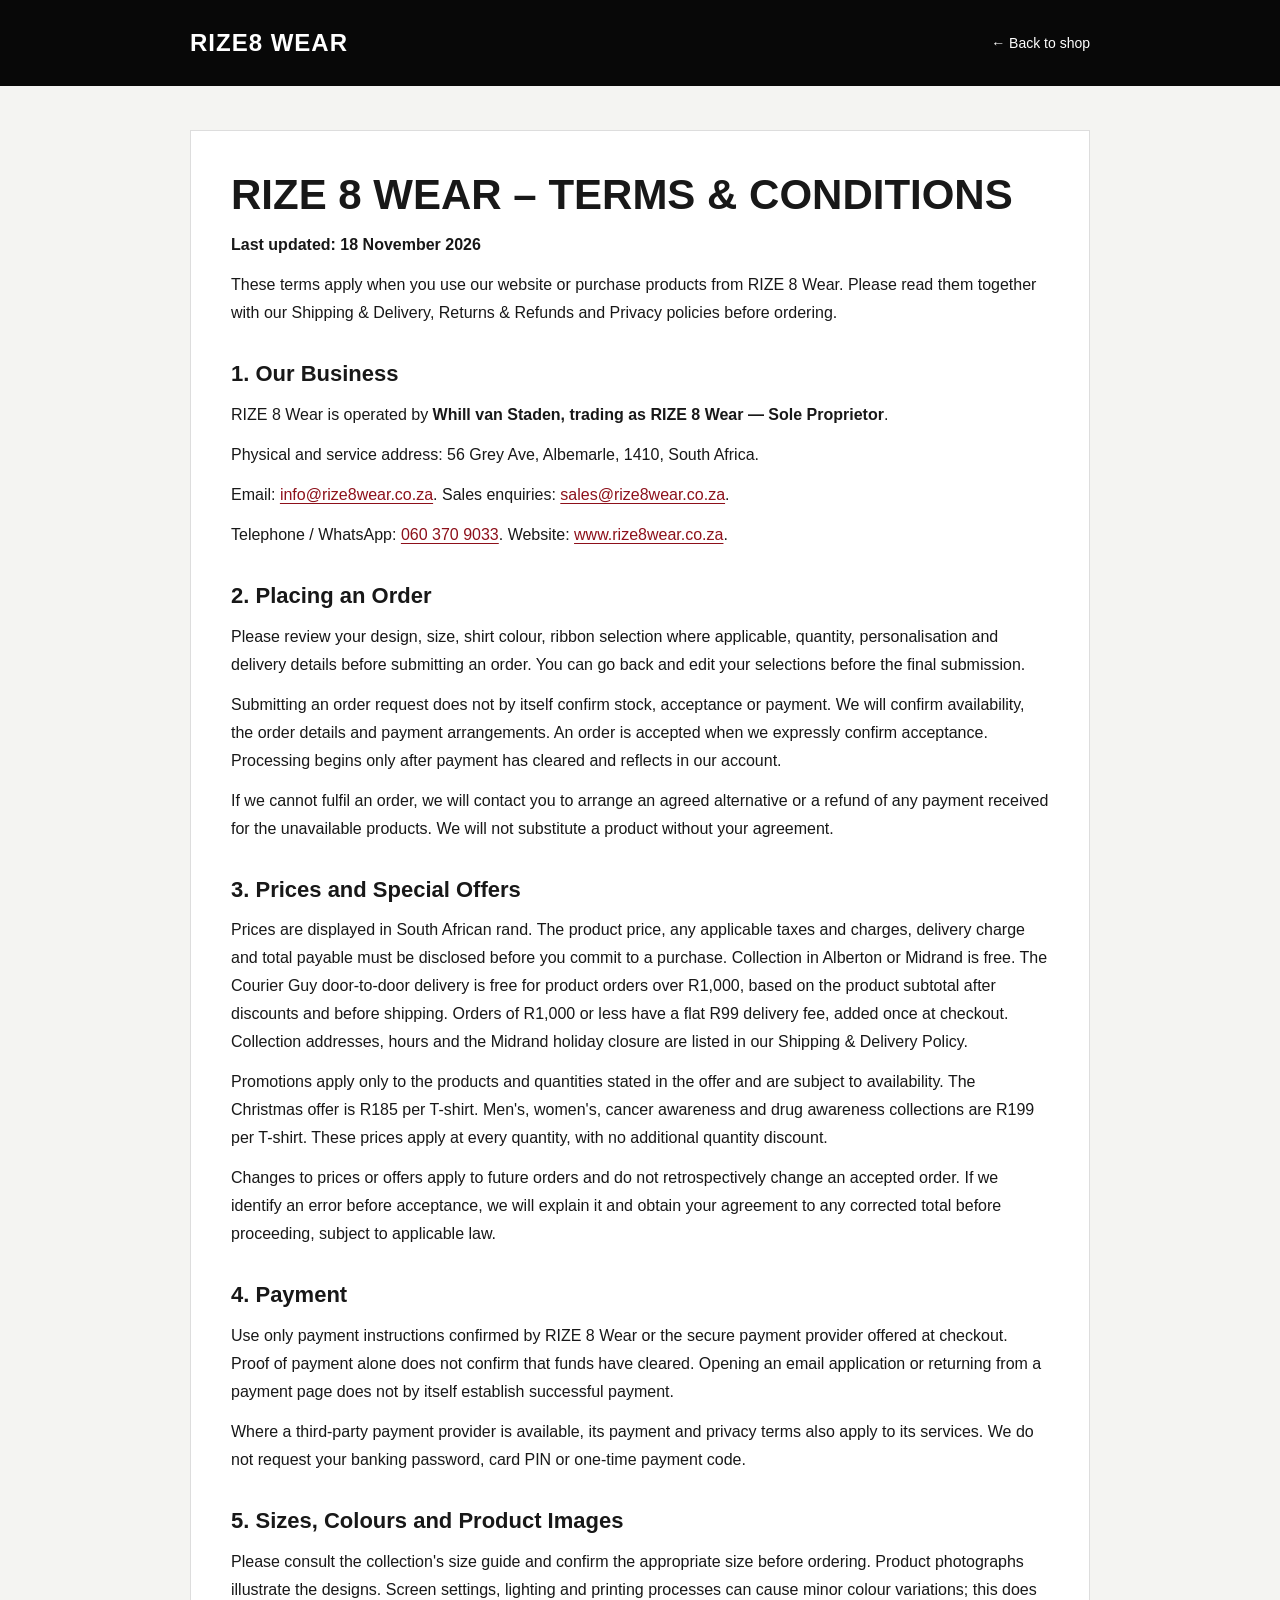
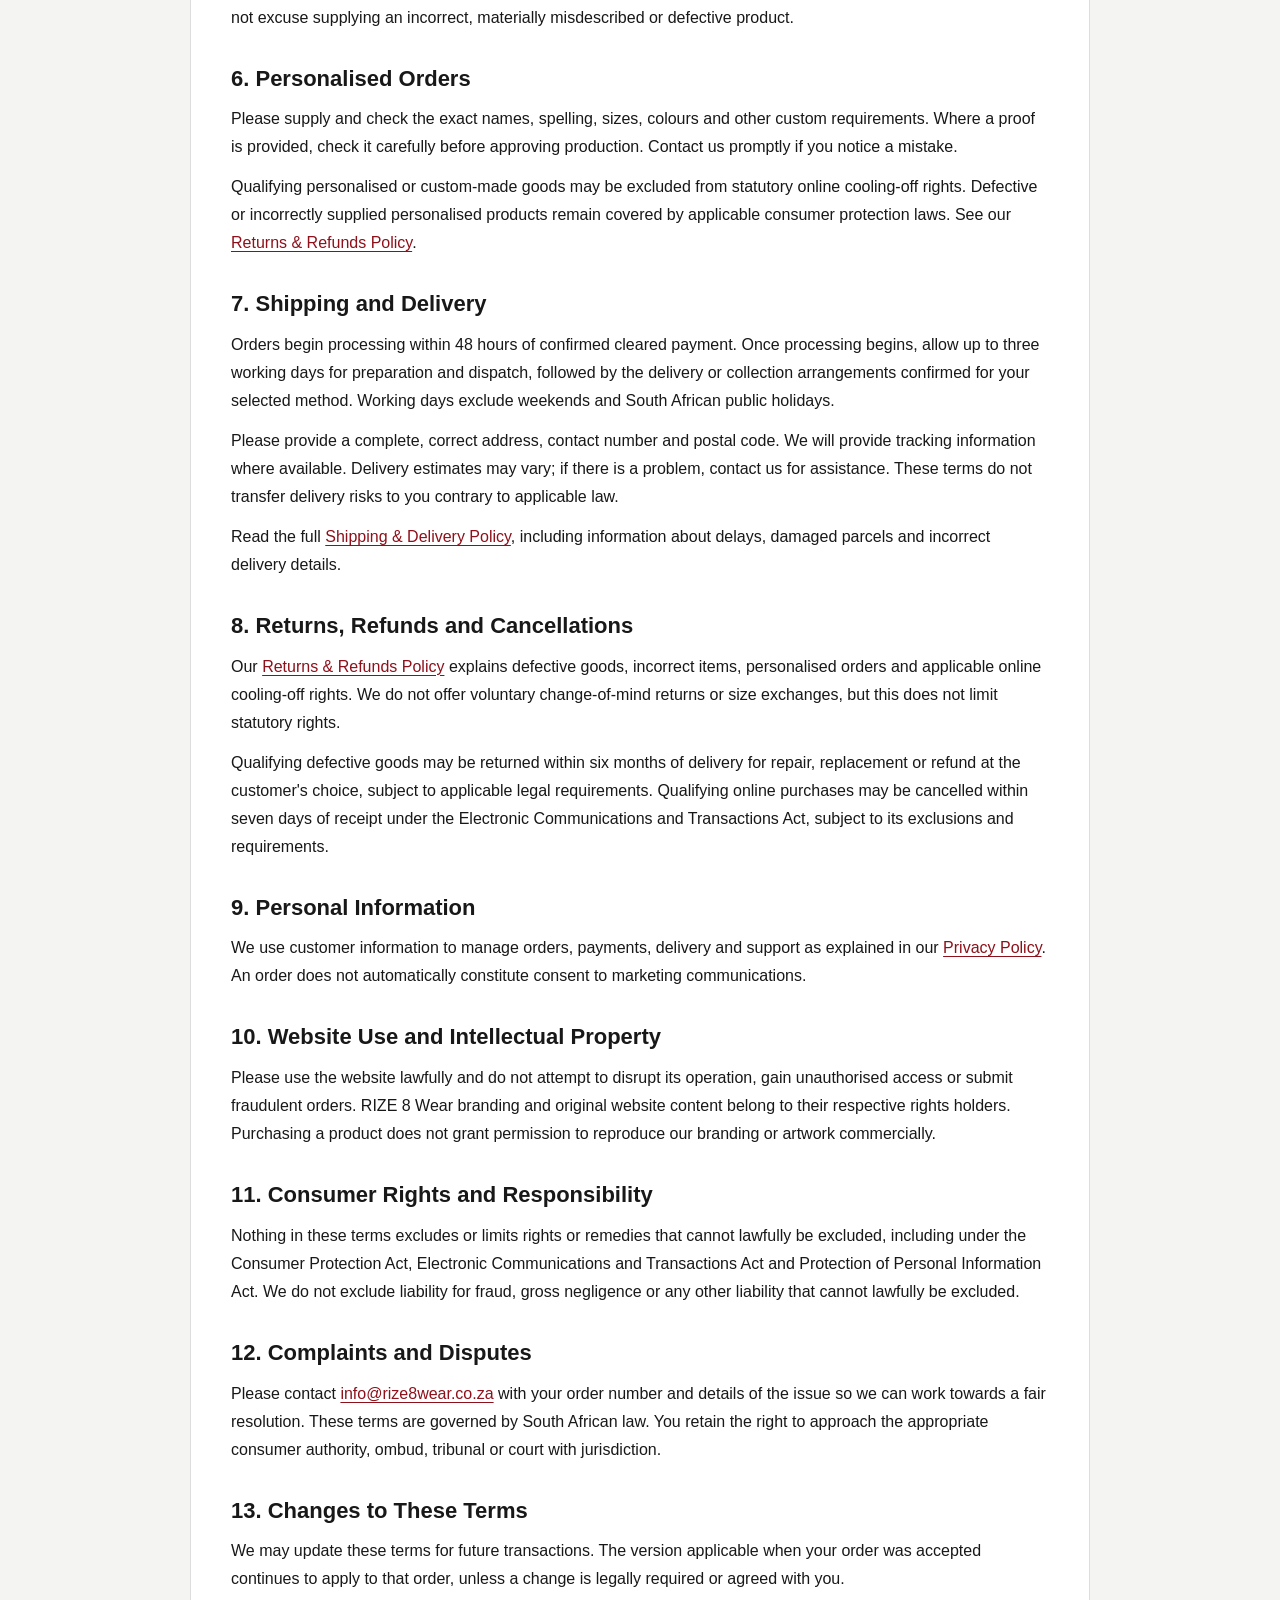
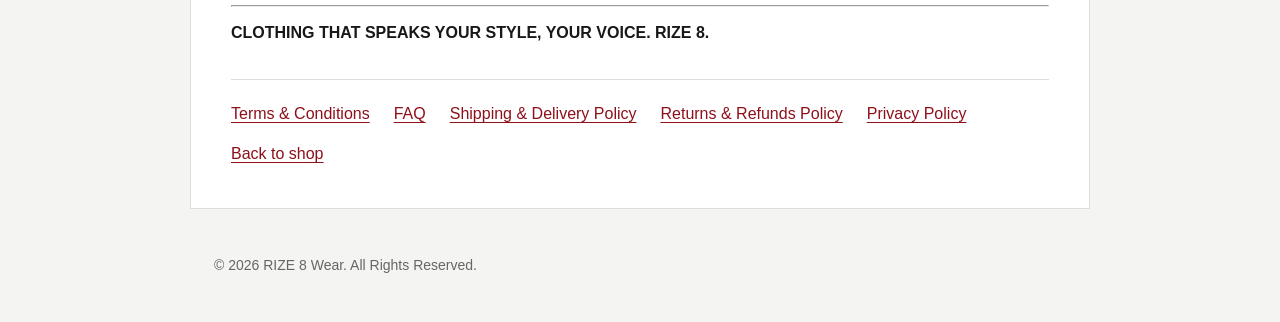
<file: terms.html>
<!doctype html>
<html lang="en"><head><meta charset="utf-8"><meta name="viewport" content="width=device-width, initial-scale=1"><meta name="description" content="Terms and Conditions for purchases from Whill van Staden trading as RIZE 8 Wear."><title>Terms &amp; Conditions | RIZE 8 Wear</title><style>
    *{box-sizing:border-box}body{margin:0;background:#f4f4f2;color:#181818;font:16px/1.75 Arial,sans-serif}header{background:#080808;padding:22px max(24px,calc((100% - 900px)/2));display:flex;align-items:center;justify-content:space-between;gap:20px}header a{color:#fff;text-decoration:none}header .brand{font-size:24px;font-weight:900;letter-spacing:1px}header .back{font-size:14px}main{max-width:900px;margin:44px auto;padding:40px;background:#fff;border:1px solid #ddd}h1{font-size:clamp(32px,6vw,48px);line-height:1.15;margin:0 0 12px}h2{font-size:22px;line-height:1.35;margin:32px 0 10px}p,ul{margin:12px 0}a{color:#8d101a;text-underline-offset:3px}li{margin:7px 0}.updated{color:#666;font-size:14px}.contact{padding:18px 22px;background:#f4f4f2;border-left:4px solid #d21522}.contact p{margin:5px 0}footer{max-width:900px;margin:24px auto 44px;padding:0 24px;color:#666;font-size:14px}@media(max-width:650px){main{margin:20px 14px;padding:24px}header{padding:18px 20px}}
  h1{font-size:clamp(28px,5vw,42px)}.policy-nav{display:flex;flex-wrap:wrap;gap:12px 24px;margin-top:32px;padding-top:20px;border-top:1px solid #ddd}</style><!-- Meta Pixel Code -->
<script>
!function(f,b,e,v,n,t,s)
{if(f.fbq)return;n=f.fbq=function(){n.callMethod?
n.callMethod.apply(n,arguments):n.queue.push(arguments)};
if(!f._fbq)f._fbq=n;n.push=n;n.loaded=!0;n.version='2.0';
n.queue=[];t=b.createElement(e);t.async=!0;
t.src=v;s=b.getElementsByTagName(e)[0];
s.parentNode.insertBefore(t,s)}(window, document,'script',
'https://connect.facebook.net/en_US/fbevents.js');
fbq('init', '1928208843860853');
fbq('track', 'PageView');
</script>
<!-- End Meta Pixel Code -->
</head><body>
<noscript><img height="1" width="1" style="display:none" src="https://www.facebook.com/tr?id=1928208843860853&amp;ev=PageView&amp;noscript=1" alt=""></noscript><header><a class="brand" href="/">RIZE8 WEAR</a><a class="back" href="/">← Back to shop</a></header><main><h1>RIZE 8 WEAR – TERMS &amp; CONDITIONS</h1>
<p><strong>Last updated: 18 November 2026</strong></p>
<p>These terms apply when you use our website or purchase products from RIZE 8 Wear. Please read them together with our Shipping &amp; Delivery, Returns &amp; Refunds and Privacy policies before ordering.</p>
<h2>1. Our Business</h2>
<p>RIZE 8 Wear is operated by <strong>Whill van Staden, trading as RIZE 8 Wear — Sole Proprietor</strong>.</p>
<p>Physical and service address: 56 Grey Ave, Albemarle, 1410, South Africa.</p>
<p>Email: <a href="mailto:info@rize8wear.co.za">info@rize8wear.co.za</a>. Sales enquiries: <a href="mailto:sales@rize8wear.co.za">sales@rize8wear.co.za</a>.</p>
<p>Telephone / WhatsApp: <a href="https://wa.me/27603709033">060 370 9033</a>. Website: <a href="https://rize8wear.co.za">www.rize8wear.co.za</a>.</p>
<h2>2. Placing an Order</h2>
<p>Please review your design, size, shirt colour, ribbon selection where applicable, quantity, personalisation and delivery details before submitting an order. You can go back and edit your selections before the final submission.</p>
<p>Submitting an order request does not by itself confirm stock, acceptance or payment. We will confirm availability, the order details and payment arrangements. An order is accepted when we expressly confirm acceptance. Processing begins only after payment has cleared and reflects in our account.</p>
<p>If we cannot fulfil an order, we will contact you to arrange an agreed alternative or a refund of any payment received for the unavailable products. We will not substitute a product without your agreement.</p>
<h2>3. Prices and Special Offers</h2>
<p>Prices are displayed in South African rand. The product price, any applicable taxes and charges, delivery charge and total payable must be disclosed before you commit to a purchase. Collection in Alberton or Midrand is free. The Courier Guy door-to-door delivery is free for product orders over R1,000, based on the product subtotal after discounts and before shipping. Orders of R1,000 or less have a flat R99 delivery fee, added once at checkout. Collection addresses, hours and the Midrand holiday closure are listed in our Shipping &amp; Delivery Policy.</p>
<p>Promotions apply only to the products and quantities stated in the offer and are subject to availability. The Christmas offer is R185 per T-shirt. Men's, women's, cancer awareness and drug awareness collections are R199 per T-shirt. These prices apply at every quantity, with no additional quantity discount.</p>
<p>Changes to prices or offers apply to future orders and do not retrospectively change an accepted order. If we identify an error before acceptance, we will explain it and obtain your agreement to any corrected total before proceeding, subject to applicable law.</p>
<h2>4. Payment</h2>
<p>Use only payment instructions confirmed by RIZE 8 Wear or the secure payment provider offered at checkout. Proof of payment alone does not confirm that funds have cleared. Opening an email application or returning from a payment page does not by itself establish successful payment.</p>
<p>Where a third-party payment provider is available, its payment and privacy terms also apply to its services. We do not request your banking password, card PIN or one-time payment code.</p>
<h2>5. Sizes, Colours and Product Images</h2>
<p>Please consult the collection's size guide and confirm the appropriate size before ordering. Product photographs illustrate the designs. Screen settings, lighting and printing processes can cause minor colour variations; this does not excuse supplying an incorrect, materially misdescribed or defective product.</p>
<h2>6. Personalised Orders</h2>
<p>Please supply and check the exact names, spelling, sizes, colours and other custom requirements. Where a proof is provided, check it carefully before approving production. Contact us promptly if you notice a mistake.</p>
<p>Qualifying personalised or custom-made goods may be excluded from statutory online cooling-off rights. Defective or incorrectly supplied personalised products remain covered by applicable consumer protection laws. See our <a href="returns.html">Returns &amp; Refunds Policy</a>.</p>
<h2>7. Shipping and Delivery</h2>
<p>Orders begin processing within 48 hours of confirmed cleared payment. Once processing begins, allow up to three working days for preparation and dispatch, followed by the delivery or collection arrangements confirmed for your selected method. Working days exclude weekends and South African public holidays.</p>
<p>Please provide a complete, correct address, contact number and postal code. We will provide tracking information where available. Delivery estimates may vary; if there is a problem, contact us for assistance. These terms do not transfer delivery risks to you contrary to applicable law.</p>
<p>Read the full <a href="shipping.html">Shipping &amp; Delivery Policy</a>, including information about delays, damaged parcels and incorrect delivery details.</p>
<h2>8. Returns, Refunds and Cancellations</h2>
<p>Our <a href="returns.html">Returns &amp; Refunds Policy</a> explains defective goods, incorrect items, personalised orders and applicable online cooling-off rights. We do not offer voluntary change-of-mind returns or size exchanges, but this does not limit statutory rights.</p>
<p>Qualifying defective goods may be returned within six months of delivery for repair, replacement or refund at the customer's choice, subject to applicable legal requirements. Qualifying online purchases may be cancelled within seven days of receipt under the Electronic Communications and Transactions Act, subject to its exclusions and requirements.</p>
<h2>9. Personal Information</h2>
<p>We use customer information to manage orders, payments, delivery and support as explained in our <a href="privacy.html">Privacy Policy</a>. An order does not automatically constitute consent to marketing communications.</p>
<h2>10. Website Use and Intellectual Property</h2>
<p>Please use the website lawfully and do not attempt to disrupt its operation, gain unauthorised access or submit fraudulent orders. RIZE 8 Wear branding and original website content belong to their respective rights holders. Purchasing a product does not grant permission to reproduce our branding or artwork commercially.</p>
<h2>11. Consumer Rights and Responsibility</h2>
<p>Nothing in these terms excludes or limits rights or remedies that cannot lawfully be excluded, including under the Consumer Protection Act, Electronic Communications and Transactions Act and Protection of Personal Information Act. We do not exclude liability for fraud, gross negligence or any other liability that cannot lawfully be excluded.</p>
<h2>12. Complaints and Disputes</h2>
<p>Please contact <a href="mailto:info@rize8wear.co.za">info@rize8wear.co.za</a> with your order number and details of the issue so we can work towards a fair resolution. These terms are governed by South African law. You retain the right to approach the appropriate consumer authority, ombud, tribunal or court with jurisdiction.</p>
<h2>13. Changes to These Terms</h2>
<p>We may update these terms for future transactions. The version applicable when your order was accepted continues to apply to that order, unless a change is legally required or agreed with you.</p>
<hr><p><strong>CLOTHING THAT SPEAKS YOUR STYLE, YOUR VOICE. RIZE 8.</strong></p><nav class="policy-nav" aria-label="Policy navigation"><a href="terms.html">Terms &amp; Conditions</a><a href="faq.html">FAQ</a><a href="shipping.html">Shipping &amp; Delivery Policy</a><a href="returns.html">Returns &amp; Refunds Policy</a><a href="privacy.html">Privacy Policy</a><a href="/">Back to shop</a></nav></main><footer>© 2026 RIZE 8 Wear. All Rights Reserved.</footer></body></html>
</file>
<file: style.css>
/* ================================
   RIZE 8 WEAR - MAIN STYLES
================================ */

:root {
  --black: #050505;
  --dark: #111214;
  --dark-grey: #1b1c1e;
  --white: #f4f4f2;
  --light-grey: #e8e8e6;
  --grey: #858585;
  --yellow: #e8a900;
  --border: rgba(255, 255, 255, 0.14);
  --container: 1400px;
}

* {
  box-sizing: border-box;
  margin: 0;
  padding: 0;
}

html {
  scroll-behavior: smooth;
}

body {
  font-family: "Montserrat", Arial, sans-serif;
  background: var(--black);
  color: var(--white);
  overflow-x: hidden;
}

img {
  display: block;
  width: 100%;
}

a {
  color: inherit;
  text-decoration: none;
}

button {
  font: inherit;
}

/* ================================
   HEADER
================================ */

.site-header {
  height: 82px;
  background: #050505;
  display: flex;
  align-items: center;
  justify-content: space-between;
  padding: 0 4%;
  position: relative;
  z-index: 100;
  border-bottom: 1px solid rgba(255, 255, 255, 0.05);
}

.logo {
  width: 108px;
  height: 54px;
  border: 3px solid #d9d9d9;
  border-radius: 7px;
  display: flex;
  flex-direction: column;
  align-items: center;
  justify-content: center;
  line-height: 0.8;
  color: #e5e5e5;
  flex-shrink: 0;
}

.logo span {
  font-family: "Anton", sans-serif;
  font-size: 29px;
  letter-spacing: 1px;
}

.logo small {
  font-family: "Montserrat", sans-serif;
  font-size: 10px;
  font-weight: 800;
  letter-spacing: 4px;
  margin-left: 4px;
  margin-top: 4px;
}

.main-nav {
  display: flex;
  align-items: center;
  gap: 38px;
  margin-left: auto;
  margin-right: auto;
}

.main-nav > a,
.nav-dropdown-btn {
  font-family: "Bebas Neue", sans-serif;
  font-size: 16px;
  letter-spacing: 1px;
  color: #d8d8d8;
  background: none;
  border: 0;
  cursor: pointer;
  transition: color 0.2s ease;
}

.main-nav > a:hover,
.main-nav > a.active,
.nav-dropdown-btn:hover {
  color: var(--yellow);
}

.nav-dropdown {
  position: relative;
}

.nav-dropdown-btn {
  display: flex;
  align-items: center;
  gap: 6px;
}

.nav-dropdown-btn span {
  font-size: 15px;
  font-family: Arial, sans-serif;
}

.dropdown-menu {
  position: absolute;
  top: 30px;
  left: -18px;
  width: 150px;
  background: #0c0c0c;
  border: 1px solid rgba(255, 255, 255, 0.12);
  padding: 8px 0;
  opacity: 0;
  visibility: hidden;
  transform: translateY(8px);
  transition: 0.2s ease;
}

.nav-dropdown:hover .dropdown-menu {
  opacity: 1;
  visibility: visible;
  transform: translateY(0);
}

.dropdown-menu a {
  display: block;
  padding: 11px 18px;
  font-size: 12px;
  font-weight: 600;
  color: #d4d4d4;
}

.dropdown-menu a:hover {
  background: #181818;
  color: var(--yellow);
}

.header-actions {
  display: flex;
  align-items: center;
  gap: 14px;
}

.icon-btn {
  width: 32px;
  height: 32px;
  border: 0;
  background: transparent;
  color: white;
  display: grid;
  place-items: center;
  cursor: pointer;
  position: relative;
}

.icon-btn svg {
  width: 21px;
  height: 21px;
  fill: none;
  stroke: #dedede;
  stroke-width: 1.7;
}

.cart-count {
  position: absolute;
  top: -6px;
  right: -7px;
  display: inline-flex;
  align-items: center;
  justify-content: center;
  min-width: 22px;
  height: 22px;
  padding: 0 5px;
  border: 2px solid #080808;
  border-radius: 999px;
  background: var(--yellow);
  color: #111;
  font: 800 12px/1 Arial, sans-serif;
  pointer-events: none;
}
.cart-count[hidden]{display:none;}

.mobile-menu-btn {
  display: none;
  width: 35px;
  height: 30px;
  border: 0;
  background: transparent;
  flex-direction: column;
  justify-content: center;
  gap: 5px;
  cursor: pointer;
}

.mobile-menu-btn span {
  width: 25px;
  height: 2px;
  background: white;
}

/* ================================
   HERO
================================ */

.hero {
  min-height: 620px;
  position: relative;
  overflow: hidden;
  background:
    radial-gradient(circle at 25% 35%, rgba(255,255,255,0.05), transparent 35%),
    linear-gradient(90deg, #090a0b 0%, #111315 100%);
  display: flex;
  align-items: center;
}

.hero::after {
  content: "";
  position: absolute;
  inset: 0;
  background:
    repeating-linear-gradient(
      125deg,
      rgba(255,255,255,0.018) 0,
      rgba(255,255,255,0.018) 1px,
      transparent 1px,
      transparent 8px
    );
  pointer-events: none;
}

.hero-overlay {
  position: absolute;
  inset: 0;
  background: linear-gradient(
    90deg,
    rgba(0,0,0,0.15) 0%,
    rgba(0,0,0,0.05) 50%,
    rgba(0,0,0,0.25) 100%
  );
  z-index: 1;
}

.hero-charity-sticker {
  position: absolute;
  z-index: 4;
  top: 24px;
  left: 29.7%;
  width: 148px;
  height: 148px;
  display: grid;
  place-content: center;
  border: 4px solid #fff;
  border-radius: 50%;
  background: #e8a900;
  color: #111;
  text-align: center;
  font: 800 15px/1.15 "Montserrat", sans-serif;
  box-shadow: 0 5px 18px rgba(0,0,0,.35);
  transform: translateX(-50%) rotate(8deg);
}

.hero-charity-sticker span {
  display: block;
  margin-top: 4px;
  font-size: 11px;
}

.hero-content {
  width: 100%;
  padding: 0 8%;
  position: relative;
  z-index: 3;
  text-align: center;
}

.hero-eyebrow {
  display: none;
}

.hero h1 {
  font-family: "Anton", sans-serif;
  font-size: clamp(80px, 10vw, 180px);
  line-height: 0.88;
  letter-spacing: 3px;
  color: #f1f1ef;
  font-weight: 400;
}

.hero h2 {
  font-family: "Bebas Neue", sans-serif;
  color: var(--yellow);
  font-size: clamp(38px, 4vw, 70px);
  letter-spacing: 2px;
  margin-top: 18px;
  font-weight: 400;
}

.outline-btn,
.black-btn,
.outline-dark-btn {
  display: inline-flex;
  align-items: center;
  justify-content: center;
  min-width: 190px;
  height: 50px;
  padding: 0 28px;
  margin-top: 30px;
  font-family: "Bebas Neue", sans-serif;
  letter-spacing: 1px;
  font-size: 16px;
  transition: 0.2s ease;
}

.outline-btn {
  border: 1px solid #d9d9d9;
  color: white;
}

.outline-btn:hover {
  background: white;
  color: black;
}


/* ================================
   PRODUCT SECTIONS
================================ */

.product-section {
  padding: 55px 2.5%;
}

.light-section {
  background:
    radial-gradient(circle at 20% 20%, rgba(0,0,0,0.025), transparent 30%),
    #e8e8e6;
  color: #181818;
}

.dark-section {
  background:
    radial-gradient(circle at 50% 20%, rgba(255,255,255,0.03), transparent 30%),
    #121315;
  color: #f1f1ef;
}

.section-heading {
  text-align: center;
  margin-bottom: 28px;
}

.section-heading h2,
.about-content h2 {
  font-family: "Anton", sans-serif;
  font-weight: 400;
  letter-spacing: 2px;
  font-size: clamp(34px, 3vw, 52px);
}

.heading-line {
  width: 90px;
  height: 2px;
  background: linear-gradient(
    90deg,
    #777 0%,
    #777 32%,
    var(--yellow) 32%,
    var(--yellow) 68%,
    #777 68%
  );
  margin: 13px auto 0;
}

.collections-grid {
  max-width: var(--container);
  margin: 0 auto;
  display: grid;
  grid-template-columns: 1fr 1fr;
  gap: 26px;
}

.collection-column {
  text-align: center;
}

.collection-column h3 {
  font-family: "Bebas Neue", sans-serif;
  font-size: 26px;
  letter-spacing: 1px;
  margin-bottom: 12px;
}

.product-grid {
  display: grid;
  gap: 5px;
}

.four-products {
  grid-template-columns: repeat(4, 1fr);
}

.women-products {
  grid-template-columns: repeat(4, 1fr);
}

.product-card {
  background: rgba(255,255,255,0.38);
  border: 1px solid rgba(0,0,0,0.12);
  min-width: 0;
  transition: transform 0.2s ease;
}

.dark-section .product-card {
  background: #e8e8e8;
  color: #171717;
  border-color: rgba(255,255,255,0.2);
}

.product-card:hover {
  transform: translateY(-3px);
}

.product-image {
  aspect-ratio: 0.72;
  overflow: hidden;
  background: #d6d6d6;
}

.product-image img {
  width: 100%;
  height: 100%;
  object-fit: cover;
}

.product-info {
  min-height: 67px;
  padding: 9px 4px;
  display: flex;
  flex-direction: column;
  justify-content: center;
}

.product-info h4 {
  font-family: "Bebas Neue", sans-serif;
  font-size: clamp(12px, 1vw, 16px);
  font-weight: 400;
  letter-spacing: 0.4px;
  line-height: 1.05;
}

.product-info p {
  margin-top: 6px;
  font-family: "Bebas Neue", sans-serif;
  font-size: 14px;
}

.shirt-placeholder {
  width: 72%;
  height: 65%;
  margin: 15% auto;
  background: #565656;
  clip-path: polygon(
    22% 0,
    40% 9%,
    60% 9%,
    78% 0,
    100% 22%,
    82% 42%,
    76% 100%,
    24% 100%,
    18% 42%,
    0 22%
  );
}

.black-btn {
  margin-top: 22px;
  background: #050505;
  color: white;
  border: 1px solid #050505;
}

.black-btn:hover {
  background: var(--yellow);
  border-color: var(--yellow);
  color: #111;
}

.outline-dark-btn {
  margin-top: 22px;
  background: transparent;
  border: 1px solid #d0d0d0;
  color: white;
}

.outline-dark-btn:hover {
  background: white;
  color: black;
}

/* ================================
   ABOUT
================================ */

.about-section {
  background: #e9e9e7;
  color: #171717;
  display: grid;
  grid-template-columns: 1fr 1fr;
  min-height: 480px;
}

.about-image {
  min-height: 480px;
  overflow: hidden;
}

.about-image img {
  width: 100%;
  height: 100%;
  object-fit: cover;
  filter: grayscale(0.25) contrast(1.05);
}

.about-content {
  padding: 65px 9% 55px 7%;
  max-width: 700px;
}

.about-content h2 {
  text-align: left;
}

.about-line {
  margin: 13px 0 25px;
}

.about-content p {
  font-size: 14px;
  line-height: 1.75;
  margin-bottom: 15px;
}

.about-content strong {
  display: block;
  margin-top: 20px;
  font-size: 14px;
  line-height: 1.5;
}

.learn-more {
  min-width: 160px;
  margin-top: 25px;
}

/* ================================
   FOOTER
================================ */

.site-footer {
  background: #050505;
  color: #d8d8d8;
  padding: 48px 5% 20px;
}

.footer-content {
  max-width: var(--container);
  margin: 0 auto;
  display: grid;
  grid-template-columns: 1.5fr repeat(4, 1fr);
  gap: 45px;
}

.footer-logo {
  margin-bottom: 18px;
}

.footer-brand p {
  font-size: 12px;
  color: #aaa;
  line-height: 1.5;
}

.social-links {
  display: flex;
  gap: 22px;
  margin-top: 20px;
}

.social-links a {
  font-size: 19px;
  font-weight: 700;
  color: #ddd;
}

.social-links a:hover {
  color: var(--yellow);
}

.footer-column {
  display: flex;
  flex-direction: column;
  gap: 11px;
}

.footer-column h4 {
  font-family: "Bebas Neue", sans-serif;
  font-size: 18px;
  letter-spacing: 1px;
  color: white;
  margin-bottom: 4px;
}

.footer-column a {
  font-size: 12px;
  color: #aaa;
}

.footer-column a:hover {
  color: var(--yellow);
}

.footer-bottom {
  max-width: var(--container);
  margin: 35px auto 0;
  padding-top: 20px;
  border-top: 1px solid rgba(255,255,255,0.14);
  text-align: center;
}

.footer-bottom p {
  font-size: 11px;
  color: #888;
}

/* ================================
   WHATSAPP
================================ */

.whatsapp-float {
  position: fixed;
  right: 22px;
  bottom: 22px;
  width: 58px;
  height: 58px;
  border-radius: 50%;
  background: #25d366;
  color: white;
  display: grid;
  place-items: center;
  border: 3px solid rgba(255,255,255,0.45);
  box-shadow: 0 8px 24px rgba(0,0,0,0.35);
  z-index: 200;
}

.whatsapp-float span {
  font-size: 32px;
  transform: rotate(-30deg);
}

/* ================================
   SEARCH PANEL
================================ */

.search-panel {
  position: fixed;
  inset: 0;
  background: rgba(0,0,0,0.92);
  z-index: 500;
  display: none;
  align-items: center;
  justify-content: center;
  padding: 25px;
}

.search-panel.active {
  display: flex;
}

.search-box {
  width: min(600px, 100%);
  position: relative;
}

.search-box h2 {
  font-family: "Anton", sans-serif;
  font-weight: 400;
  font-size: 40px;
  letter-spacing: 1px;
  margin-bottom: 20px;
}

.search-box input {
  width: 100%;
  height: 58px;
  padding: 0 18px;
  background: transparent;
  border: 1px solid #777;
  color: white;
  font-size: 16px;
  outline: none;
}

.search-box input:focus {
  border-color: var(--yellow);
}

.close-search {
  position: absolute;
  right: 0;
  top: -58px;
  background: none;
  border: 0;
  color: white;
  font-size: 42px;
  cursor: pointer;
}

/* ================================
   RESPONSIVE
================================ */

@media (max-width: 1050px) {
  .main-nav {
    gap: 22px;
  }

  .site-header {
    padding: 0 3%;
  }

  .hero-content {
    padding-left: 6%;
  }

  .footer-content {
    grid-template-columns: 1.5fr repeat(2, 1fr);
  }

  .footer-brand {
    grid-row: span 2;
  }
}

@media (max-width: 800px) {
  .site-header {
    height: 70px;
  }

  .logo {
    width: 88px;
    height: 45px;
  }

  .logo span {
    font-size: 24px;
  }

  .logo small {
    font-size: 8px;
  }

  .main-nav {
    display: none;
    position: absolute;
    top: 70px;
    left: 0;
    right: 0;
    background: #080808;
    padding: 25px;
    flex-direction: column;
    align-items: flex-start;
    gap: 22px;
    border-bottom: 1px solid #222;
  }

  .main-nav.open {
    display: flex;
  }

  .nav-dropdown {
    width: 100%;
  }

  .nav-dropdown-btn {
    width: 100%;
    justify-content: space-between;
  }

  .dropdown-menu {
    position: static;
    display: none;
    width: 100%;
    opacity: 1;
    visibility: visible;
    transform: none;
    background: #111;
    margin-top: 10px;
  }

  .nav-dropdown:hover .dropdown-menu {
    display: block;
  }

  .mobile-menu-btn {
    display: flex;
  }

  .hero {
    min-height: 600px;
  }

  .hero-content {
    width: 100%;
    padding: 0 7%;
  }

  .hero-model {
    width: 70%;
    right: -20%;
    opacity: 0.45;
  }

  .collections-grid {
    grid-template-columns: 1fr;
    gap: 55px;
  }

  .about-section {
    grid-template-columns: 1fr;
  }

  .about-image {
    min-height: 400px;
  }

  .about-content {
    padding: 50px 8%;
    max-width: none;
  }

  .footer-content {
    grid-template-columns: repeat(2, 1fr);
  }

  .footer-brand {
    grid-column: 1 / -1;
  }
}

@media (max-width: 520px) {
  .hero {
    min-height: 540px;
  }

  .hero-charity-sticker {
    top: 14px;
    left: 29.7%;
    width: 112px;
    height: 112px;
    border-width: 3px;
    font-size: 11px;
  }

  .hero-charity-sticker span {
    font-size: 8px;
  }

  .hero h1 {
    font-size: 58px;
  }

  .hero h2 {
    font-size: 32px;
  }

  .product-section {
    padding: 45px 4%;
  }

  .footer-content {
    grid-template-columns: 1fr 1fr;
    gap: 30px 20px;
  }

  .contact-column {
    grid-column: 1 / -1;
  }

  .whatsapp-float {
    width: 52px;
    height: 52px;
    right: 15px;
    bottom: 15px;
  }
}
/* =========================
   MEN'S CLOTHING SECTION
========================= */

.men-section {
    background: #e8e8e6;
    padding: 80px 6%;
}

.section-title {
    text-align: center;
    margin-bottom: 50px;
}

.section-title h2 {
    margin: 0;
    color: #1b1c1e;
}

.clothing-columns {
    width: 100%;
    max-width: 1500px;
    margin: 0 auto;

    display: grid;
    grid-template-columns: 1fr 1fr;
    gap: 40px;
}

.clothing-category {
    width: 100%;
}

.clothing-category h3 {
    text-align: center;
    margin: 0 0 18px;
    color: #1b1c1e;
}

.product-grid {
    display: grid;
    grid-template-columns: repeat(4, 1fr);
    gap: 6px;
    width: 100%;
}

.product-card {
    width: 100%;
    min-width: 0;
    background: #f3f3f3;
    border: 1px solid #d0d0d0;
    overflow: hidden;
}

.product-image {
    width: 100%;
    aspect-ratio: 3 / 4;
    overflow: hidden;
    background: #d9d9d9;
}

.product-image img {
    width: 100%;
    height: 100%;
    display: block;

    object-fit: cover;
    object-position: center;
}

.product-info {
    background: #f1f1f1;
    text-align: center;
    padding: 14px 5px;
}

.product-info h4 {
    margin: 0 0 8px;
    font-size: 0.8rem;
    color: #222;
}

.product-info p {
    margin: 0;
    font-size: 0.75rem;
    color: #222;
}

.collection-button {
    display: block;
    width: fit-content;
    min-width: 210px;

    margin: 25px auto 0;
    padding: 16px 30px;

    background: #08090a;
    color: white;

    text-align: center;
    text-decoration: none;
    font-size: 0.8rem;
    letter-spacing: 1px;
}

.collection-button:hover {
    background: #e8a900;
    color: #08090a;
}


/* TABLET */

@media (max-width: 1100px) {

    .clothing-columns {
        grid-template-columns: 1fr;
        gap: 60px;
    }

}


/* MOBILE */

@media (max-width: 700px) {

    .men-section {
        padding: 60px 20px;
    }

    .product-grid {
        grid-template-columns: repeat(2, 1fr);
        gap: 8px;
    }

}


.catalog-modal {
    position: fixed;
    inset: 0;
    display: none;
    z-index: 9999;
}

.catalog-modal.active,
.catalog-modal:target {
    display: block;
}

.catalog-overlay {
    position: absolute;
    inset: 0;
    background: rgba(0, 0, 0, 0.85);
}

.catalog-content {
    position: relative;
    z-index: 2;

    width: 90%;
    max-width: 1400px;
    height: 90vh;

    margin: 5vh auto;

    background: #e8e8e6;
    overflow-y: auto;

    padding: 60px;
}

.catalog-close {
    position: absolute;
    top: 20px;
    right: 25px;

    background: none;
    border: none;

    color: #111;
    font-size: 42px;
    line-height: 1;

    cursor: pointer;
}

.catalog-header {
    text-align: center;
    margin-bottom: 45px;
}

.catalog-header h2 {
    margin: 0;
    color: #1b1c1e;
}

.catalog-header p {
    margin-top: 15px;
    font-size: 0.85rem;
    letter-spacing: 3px;
    color: #555;
}

.catalog-grid {
    display: grid;
    grid-template-columns: repeat(4, 1fr);
    gap: 20px;
}

.catalog-grid .product-card {
    background: #f3f3f3;
    border: 1px solid #ccc;
}

.catalog-grid .product-image {
    width: 100%;
    aspect-ratio: 3 / 4;
    overflow: hidden;
}

.catalog-grid .product-image img {
    width: 100%;
    height: 100%;
    display: block;

    object-fit: cover;
    object-position: center;
}

@media (max-width: 900px) {

    .catalog-content {
        width: 95%;
        padding: 50px 25px;
    }

    .catalog-grid {
        grid-template-columns: repeat(2, 1fr);
    }

}

@media (max-width: 500px) {

    .catalog-content {
        width: 100%;
        height: 100vh;
        margin: 0;
        padding: 60px 15px 30px;
    }

    .catalog-grid {
        grid-template-columns: repeat(2, 1fr);
        gap: 10px;
    }

}
/* Compact retail pricing for the launch promotion. */
.launch-offer {
    display: flex;
    flex-direction: column;
    align-items: center;
    gap: 7px;
    font-family: "Montserrat", sans-serif;
}
.launch-badge {
    display: inline-block;
    padding: 4px 7px;
    background: #222;
    color: #fff;
    font-size: 9px;
    font-weight: 700;
    line-height: 1.2;
    letter-spacing: .6px;
    text-transform: uppercase;
}
.launch-prices {
    display: flex;
    justify-content: center;
    align-items: baseline;
    flex-wrap: wrap;
    gap: 7px;
    line-height: 1.1;
}
.launch-prices strong {
    font-size: 22px;
    font-weight: 800;
    color: #171717;
}
.launch-prices del {
    font-size: 12px;
    color: #666;
}
.launch-stock {
    font-size: 9px;
    line-height: 1.4;
    color: #666;
}
.product-image { position: relative; }
.product-enlarge { display: block; width: 100%; height: 100%; padding: 0; border: 0; background: transparent; cursor: zoom-in; }
.product-enlarge:focus-visible { outline: 3px solid #111; outline-offset: -3px; }
.enlarge-hint { position: absolute; bottom: 7px; right: 7px; left: 7px; width: fit-content; margin-left: auto; padding: 5px 7px; border-radius: 2px; background: rgba(255,255,255,.92); color: #222; font: 600 9px/1.2 "Montserrat", sans-serif; pointer-events: none; }
.product-viewer { position: fixed; inset: 0; margin: auto; width: min(92vw, 1000px); max-width: 96vw; height: 94vh; max-height: 94vh; padding: 42px 12px 12px; border: 0; border-radius: 6px; background: #f5f5f5; overflow: auto; }
.product-viewer::backdrop { background: rgba(0,0,0,.82); }
.product-viewer > img { display: block; width: 100%; height: calc(94vh - 95px); object-fit: contain; }
.product-viewer > p { margin: 10px 0 0; text-align: center; color: #222; font: 600 12px/1.4 "Montserrat", sans-serif; }
.viewer-close { position: absolute; top: 5px; right: 10px; width: 36px; height: 36px; border: 0; background: transparent; color: #111; font: 30px/1 sans-serif; cursor: pointer; }




/* Combined collections preserve existing cards and portrait crops. */
.combined-collection { display: block; }
.featured-products { grid-template-columns: repeat(8, minmax(0, 1fr)); }
.featured-products .product-image, .catalog-grid .product-image { position: relative; aspect-ratio: 3 / 4; overflow: hidden; }
.featured-products .product-image img, .catalog-grid .product-image img { position: absolute; left: 0; width: 100%; height: auto; max-width: none; }
@media (max-width: 1100px) { .featured-products { grid-template-columns: repeat(4, minmax(0, 1fr)); } }
@media (max-width: 700px) { .featured-products { grid-template-columns: repeat(2, minmax(0, 1fr)); } }

/* Size and quantity ordering. */
.order-size,.order-now { display:block;width:100%;min-height:42px;padding:10px 6px;border:0;border-radius:3px;background:#111;color:#fff;font:700 11px/1.4 "Montserrat",sans-serif;cursor:pointer; }
.order-size { margin-top:12px; }
.order-size:hover,.order-now:hover { background:#333; }
.order-size:focus-visible,.order-now:focus-visible { outline:3px solid #dca600;outline-offset:3px; }
.order-now[hidden] { display:none; }
.size-order-dialog { position:fixed;inset:0;margin:auto;width:min(92vw,440px);max-width:92vw;max-height:90vh;overflow:auto;padding:44px 24px 24px;border:0;border-radius:6px;background:#f5f5f5;color:#222; }
.size-order-dialog::backdrop { background:rgba(0,0,0,.82); }
.size-order-dialog h2 { font-size:26px;margin:0 0 12px; }
.order-product { font-size:14px;line-height:1.5;margin-bottom:20px; }
.size-order-form { display:grid;gap:10px; }
.size-order-form label { font:700 13px "Montserrat",sans-serif; }
.size-order-form select,.size-order-form input { width:100%;min-height:44px;padding:10px;border:1px solid #aaa;border-radius:3px;background:#fff;font:16px "Montserrat",sans-serif;color:#222; }
.order-total,.order-status,.order-help { font:12px/1.6 "Montserrat",sans-serif; }
.order-total { font-weight:700; }.order-status:empty,.order-total:empty { display:none; }.order-help { color:#666; }


/* Christmas family collection */
.christmas-grid { display:grid; grid-template-columns:repeat(4,minmax(0,1fr)); gap:22px; max-width:1120px; margin:0 auto; }
.christmas-card .product-image { aspect-ratio:4/5; }
.christmas-card .product-image img { position:static; width:100%; height:100%; object-fit:cover; object-position:center top; }
.christmas-card:not(.christmas-family-card) .product-image img { transform-origin:center top; }
.christmas-boy .product-image img { transform:scale(1.38); }
.christmas-girl .product-image img { transform:scale(1.12); }
.christmas-dad .product-image img { transform:scale(1.25); }
.christmas-family-card { grid-column:1 / -1; }
.christmas-family-card .product-image { aspect-ratio:auto; }
.christmas-family-card .product-image img { display:block; height:auto; }
.christmas-price { margin:8px 0 0; font:700 13px/1.45 "Montserrat",sans-serif; color:#181818; }
.christmas-price span { display:block; margin-top:3px; color:#777; font-size:11px; font-weight:500; }
@media(max-width:700px){.christmas-grid{grid-template-columns:repeat(2,minmax(0,1fr));gap:12px}}

/* T-shirt measurement guide */
.size-chart-section { padding:72px 6%; background:#f2f2f0; color:#1b1c1e; }
.size-chart-section .section-title { margin-bottom:34px; }
.size-chart-section .section-title p { margin-top:12px; color:#555; font-size:14px; }
.size-chart-content { display:grid; grid-template-columns:minmax(240px,.85fr) minmax(0,1.15fr); align-items:center; gap:42px; width:100%; max-width:1120px; margin:0 auto; }
.size-chart-copy h3 { margin:0 0 18px; font:400 30px/1.1 "Bebas Neue",sans-serif; letter-spacing:.5px; }
.size-chart-copy ul { display:grid; gap:14px; padding-left:20px; color:#373737; font-size:14px; line-height:1.7; }
.size-chart-tip { margin-top:18px; padding:14px 16px; border-left:4px solid var(--yellow); background:#fff; color:#444; font-size:13px; line-height:1.6; }
.size-chart-content .size-chart-illustration { display:block; width:100%; max-width:620px; height:auto; justify-self:center; padding:10px; background:#fff; border:1px solid #ddd; border-radius:4px; }
@media(max-width:700px) { .size-chart-section { padding:54px 6%; } .size-chart-content { grid-template-columns:1fr; gap:24px; } .size-chart-copy h3 { font-size:26px; } }

/* Dedicated cancer awareness collection. */
.cancer-section { background:#f2f2f0; color:#1b1c1e; scroll-margin-top:90px; }
.cancer-section .section-title p { margin-top:12px; font-size:14px; color:#555; }
.cancer-layout { display:grid; grid-template-columns:minmax(0,1.3fr) minmax(280px,1fr); gap:36px; max-width:1200px; margin:0 auto; align-items:start; }
.cancer-grid { display:grid; grid-template-columns:repeat(2,minmax(0,1fr)); gap:20px; }
.cancer-grid .product-image { position:relative; aspect-ratio:3/4; overflow:hidden; }
.cancer-grid .product-image img { position:absolute; top:0; left:0; width:100%; height:100%; object-fit:cover; object-position:center top; }
.cancer-feature-caption { margin:8px 0; font-size:12px; line-height:1.5; color:#555; }
.ribbon-guide { align-self:stretch; margin:30px 0 80px; padding:26px; background:#fff; border:1px solid #ddd; text-align:left; }
.ribbon-guide h3 { font:400 29px/1.1 'Bebas Neue',sans-serif; letter-spacing:.5px; margin:0 0 12px; }
.ribbon-guide > p { font-size:13px; line-height:1.6; color:#555; }
.ribbon-list { list-style:none; padding:0; margin:20px 0; display:grid; grid-template-columns:repeat(2,minmax(0,1fr)); gap:15px 18px; }
.ribbon-list li { display:flex; align-items:flex-start; gap:10px; font-size:12px; line-height:1.5; }
.ribbon-list strong,.ribbon-list li > span > span { display:block; }
.ribbon-list li > span > span { color:#666; font-size:11px; }
.ribbon-swatch { flex:0 0 15px; width:15px; height:15px; margin-top:2px; border:1px solid rgba(0,0,0,.2); border-radius:50%; background:var(--ribbon-color); }
.ribbon-note { padding-top:14px; border-top:1px solid #ddd; }
.order-ribbon-fields { display:grid; gap:10px; }.order-ribbon-fields[hidden] { display:none; }
@media(max-width:1000px){.cancer-layout{grid-template-columns:1fr;max-width:740px}.ribbon-guide{margin:0;align-self:auto}.ribbon-list{grid-template-columns:repeat(3,minmax(0,1fr))}.main-nav{gap:18px}.main-nav a{font-size:19px}}
@media(max-width:520px){.cancer-grid{gap:12px}.ribbon-guide{padding:20px}.ribbon-list{grid-template-columns:repeat(2,minmax(0,1fr));gap:14px}.ribbon-guide h3{font-size:25px}}

/* Match featured collection portraits to the cancer collection card width. */
:root { --featured-card-width:calc((min(1200px, 100vw) - 36px) * .2826086957 - 10px); }
#men-clothing .featured-products, #women-clothing .featured-products { display:flex; flex-wrap:wrap; justify-content:center; gap:20px; width:100%; max-width:calc(var(--featured-card-width) * 2 + 20px); margin-inline:auto; }
#men-clothing .featured-products > .product-card, #women-clothing .featured-products > .product-card { flex:0 0 var(--featured-card-width); }
@media(min-width:1550px){#men-clothing .featured-products, #women-clothing .featured-products{max-width:calc(var(--featured-card-width) * 4 + 60px)}}
@media(max-width:1000px){
  :root { --featured-card-width:calc((min(740px, 100vw) - 20px) / 2); }
  #men-clothing { padding-inline:0; }
  #men-clothing .featured-products, #women-clothing .featured-products { max-width:740px; }
}
@media(max-width:520px){
  :root { --featured-card-width:calc((100vw - 12px) / 2); }
  #men-clothing .featured-products, #women-clothing .featured-products { gap:12px; }
}

/* Christmas collection offer */
.christmas-section .section-title .christmas-deal { margin:22px auto 0; max-width:1100px; color:#ed171f; font-family:"Montserrat",sans-serif; font-size:clamp(20px,2.1vw,30px); font-weight:900; line-height:1.5; text-wrap:balance; }
.christmas-deal strong {font-weight:900;}
.christmas-deal del {text-decoration-thickness:3px;}
.christmas-section .christmas-price, .christmas-section .christmas-price span {color:#d41019;font-weight:800;}

.delivery-details {display:grid;gap:10px;min-width:0;margin:14px 0 0;padding:16px 0 0;border:0;border-top:1px solid #ccc;}
.delivery-details legend {padding:0 6px 0 0;font:700 16px/1.4 "Montserrat",sans-serif;}
.delivery-details .order-help {margin:0 0 4px;}
.delivery-details .address-confirmation {display:flex;align-items:flex-start;gap:10px;line-height:1.5;}
.delivery-details input[type="checkbox"] {width:20px;min-width:20px;height:20px;min-height:20px;margin:0;padding:0;accent-color:#111;}

.size-order-form[hidden],.order-review[hidden] {display:none;}
.review-details {white-space:pre-line;font:14px/1.7 "Montserrat",sans-serif;overflow-wrap:anywhere;}
.order-review h3 {font:800 20px "Montserrat",sans-serif;margin:12px 0;}
.order-review button {width:100%;min-height:46px;margin-top:10px;}
.order-edit {border:1px solid #111;border-radius:3px;background:#fff;color:#111;font:700 14px "Montserrat",sans-serif;cursor:pointer;}

.christmas-family-grid {grid-column:1/-1;display:grid;grid-template-columns:repeat(2,minmax(0,1fr));gap:22px;}
.christmas-family-grid .christmas-family-card {grid-column:auto;}
@media(max-width:700px){.christmas-family-grid{grid-template-columns:1fr;gap:16px;}}

/* Shallow hero banner matching the supplied reference. */
.hero {height:clamp(220px,23.5vw,360px);min-height:0;}
.hero-content {flex:none;width:54%;height:100%;padding:96px 3% 12px;display:flex;flex-direction:column;align-items:center;justify-content:center;}
.hero-model {position:absolute;inset:0 0 0 54%;width:46%;height:100%;opacity:1;background:#adaaa5;}
.hero-model img {width:100%;height:100%;object-fit:cover;object-position:center top;}
.hero-charity-sticker {top:10px;left:27%;width:clamp(64px,6.5vw,84px);height:clamp(64px,6.5vw,84px);border-width:2px;font-size:clamp(6px,.65vw,8px);}
.hero-charity-sticker span {margin-top:2px;font-size:clamp(5px,.52vw,6.5px);}
.hero h1 {font-size:clamp(28px,4.2vw,68px);line-height:1.05;letter-spacing:.6px;white-space:nowrap;}
.hero h2 {font-size:clamp(16px,2vw,28px);letter-spacing:1px;margin-top:10px;}
.hero .outline-btn {min-width:140px;height:38px;flex-shrink:0;padding:0 16px;margin-top:12px;font-size:12px;}
@media(max-width:800px){
 .hero {height:220px;min-height:0;}
 .hero-content {padding:76px 3% 10px;}
 .hero-charity-sticker {width:60px;height:60px;top:8px;font-size:6px;}
 .hero-charity-sticker span {font-size:5px;}
 .hero h1 {font-size:3.8vw;}
 .hero h2 {font-size:16px;letter-spacing:.4px;}
 .hero-model {inset:0 0 0 54%;width:46%;opacity:1;}
 .hero-model img {object-fit:contain;object-position:center;}
}
@media(max-width:520px){
 .hero {height:220px;min-height:0;}
 .hero-content {padding:74px 3% 8px;}
 .hero h1 {font-size:clamp(20px,5.5vw,28px);white-space:normal;line-height:1.1;}
 .hero h2 {font-size:14px;line-height:1.2;margin-top:8px;}
 .hero .outline-btn {min-width:118px;height:36px;padding:0 10px;margin-top:10px;font-size:11px;}
}

/* Enlarged paper sticker, kept in the hero flow to avoid covering the headline. */
.hero-content {padding:6px 3%;}
.hero-charity-sticker {
 position:relative;top:auto;left:auto;flex-shrink:0;
 width:clamp(89.6px,9.1vw,117.6px);height:clamp(89.6px,9.1vw,117.6px);
 margin:0 0 4px;border:4px solid #fffdf4;
 background:radial-gradient(ellipse at 28% 16%,rgba(255,255,255,.45),transparent 60%),repeating-linear-gradient(0deg,rgba(127,89,0,.025) 0,rgba(127,89,0,.025) 1px,transparent 1px,transparent 3px),linear-gradient(135deg,#ffd858,#f5b900 68%,#e8a100);
 font-size:clamp(8.4px,.91vw,11.2px);font-weight:900;line-height:1.15;
 box-shadow:0 2px 1px rgba(0,0,0,.2),2px 7px 9px rgba(0,0,0,.45),inset 0 1px 2px rgba(255,255,255,.8),inset -2px -3px 5px rgba(124,77,0,.14);
 transform:rotate(8deg);isolation:isolate;
}
.hero-charity-sticker span {margin-top:3px;font-size:clamp(7px,.728vw,9.1px);}
.hero-charity-sticker::before {content:"";position:absolute;inset:2px;border:1px solid rgba(153,107,0,.2);border-radius:50%;pointer-events:none;}
.hero-charity-sticker::after {content:"";position:absolute;right:3%;bottom:3%;width:24%;height:24%;background:linear-gradient(135deg,rgba(151,100,0,.2) 8%,#fffdf1 48%,#ece6d3 72%,#cabda1);clip-path:polygon(100% 0,100% 100%,0 100%);border-radius:0 0 70% 0;filter:drop-shadow(-1px -1px 1px rgba(85,60,0,.25));pointer-events:none;}
.hero h2 {margin-top:6px;}
.hero .outline-btn {margin-top:8px;}
@media(max-width:800px){.hero-content{padding:6px 3%;}.hero-charity-sticker{width:84px;height:84px;font-size:8.4px;border-width:3px;}.hero-charity-sticker span{font-size:7px;}}
@media(max-width:520px){.hero-content{padding:6px 3%;}.hero h2{margin-top:6px;}.hero .outline-btn{height:32px;margin-top:8px;}}

/* Collection-specific offers and measurement guides. */
.collection-deal {margin:22px auto 0;max-width:1100px;color:#ed171f;font:900 clamp(20px,2.1vw,30px)/1.5 "Montserrat",sans-serif;text-wrap:balance;}
.collection-deal strong {font-weight:900;}.collection-deal del {text-decoration-thickness:3px;}
.bulk-price-note {display:block;margin-top:6px;color:#bc111a;font:700 12px/1.5 "Montserrat",sans-serif;}
.size-chart-button {display:inline-flex;align-items:center;justify-content:center;min-height:42px;padding:10px 24px;margin-top:18px;border:1px solid #222;border-radius:3px;background:#fff;color:#111;font:700 13px "Montserrat",sans-serif;cursor:pointer;}
.size-chart-button:hover {background:#111;color:#fff;}.size-chart-button:focus-visible {outline:3px solid #e8a900;outline-offset:3px;}
.collection-size-chart {position:fixed;inset:0;margin:auto;width:min(94vw,1000px);max-height:90vh;padding:0;border:0;border-radius:6px;background:#f2f2f0;color:#1b1c1e;overflow:auto;}
.collection-size-chart::backdrop {background:rgba(0,0,0,.8);}
.collection-size-chart .size-chart-section {padding:50px 30px 30px;}
.collection-size-chart .section-title h2 {color:#1b1c1e;}
.chart-close {position:absolute;top:8px;right:14px;width:36px;height:36px;border:0;background:transparent;color:#111;font:32px/1 Arial;cursor:pointer;}
@media(max-width:700px){.collection-size-chart .size-chart-section{padding:52px 20px 24px;}.collection-size-chart .size-chart-content{gap:20px;}}

/* Full-bleed photo with text reserved for the empty studio background. */
.hero {height:auto;min-height:0;aspect-ratio:3/1;align-items:stretch;background:#a19b97;}
.hero::after {display:none;}
.hero-model {display:block;position:absolute;inset:0;width:100%;height:100%;opacity:1;background:transparent;z-index:0;}
.hero-model img {display:block;width:100%;height:100%;object-fit:cover;object-position:center;}
.hero-overlay {z-index:1;background:linear-gradient(90deg,rgba(0,0,0,.68),rgba(0,0,0,.46) 25%,transparent 39%);}
.hero-content {position:relative;z-index:3;width:33%;height:auto;align-self:stretch;padding:16px 2%;align-items:center;justify-content:center;text-align:center;text-shadow:0 2px 5px rgba(0,0,0,.35);}
.hero h1 {font-size:clamp(26px,3.2vw,58px);line-height:1.08;white-space:normal;letter-spacing:.4px;}
.hero h2 {font-size:clamp(16px,1.7vw,26px);line-height:1.2;margin-top:8px;}
.hero .outline-btn {height:38px;margin-top:10px;background:rgba(0,0,0,.35);}
.hero-charity-sticker {text-shadow:none;}
@media(max-width:800px){
 .hero {height:auto;min-height:0;aspect-ratio:1/1;}
 .hero-model {inset:0;width:100%;height:100%;}
 .hero-model img {object-fit:cover;object-position:center;}
 .hero-overlay {background:linear-gradient(180deg,rgba(0,0,0,.55),rgba(0,0,0,.24) 35%,transparent 50%);}
 .hero-content {position:static;width:70%;height:50%;align-self:flex-start;padding:18px 4%;align-items:flex-start;justify-content:center;text-align:left;}
 .hero h1 {font-size:clamp(24px,6.4vw,38px);line-height:1.08;white-space:normal;}
 .hero h2 {font-size:clamp(15px,3.7vw,20px);margin-top:6px;}
 .hero .outline-btn {height:38px;margin-top:8px;}
 .hero-charity-sticker {position:absolute;top:18px;right:14px;left:auto;width:84px;height:84px;margin:0;font-size:8.4px;}
 .hero-charity-sticker span {font-size:7px;}
}

/* Preserve the complete raised-hands group photo at every screen size. */
.about-image {min-height:0;display:flex;align-items:center;background:#a69e98;}
.about-image img {display:block;width:100%;height:auto;object-fit:contain;filter:none;}

.christmas-nativity .product-image img {transform:scale(1.12);}

/* Large white collection headings with a contrasting backdrop. */
.clothing-section > .section-title h2 {display:inline-block;max-width:100%;padding:12px 22px;background:#111;color:#fff;font-size:clamp(34px,4.2vw,62px);line-height:1.12;font-weight:800;letter-spacing:.5px;border-radius:3px;overflow-wrap:normal;}
@media(max-width:520px){.clothing-section > .section-title h2{padding:10px 14px;font-size:clamp(30px,8.5vw,42px);}}

/* Reference layout: title, tagline, sticker and message side by side, then CTA. */
.hero-content {padding:18px 1%;align-items:center;text-align:center;}
.hero h1 {white-space:nowrap;}
.hero h2 {font-size:clamp(18px,2.1vw,32px);margin-top:3px;}
.hero-support-row {display:flex;align-items:center;justify-content:center;gap:clamp(10px,1.1vw,18px);width:100%;margin-top:clamp(14px,1.8vw,28px);}
.hero-support-row .hero-charity-sticker {position:relative;inset:auto;flex:0 0 auto;margin:0;font-size:clamp(36px,4.1vw,52px);line-height:1;font-weight:900;transform:rotate(-12deg);}
.hero-support-copy {margin:0;color:#f4f4f2;font:700 clamp(11px,1.2vw,19px)/1.3 "Montserrat",sans-serif;text-align:left;text-shadow:none;}
.hero .outline-btn {height:44px;min-width:160px;margin-top:clamp(16px,2.3vw,36px);}
@media(max-width:800px){
 .hero-content {position:relative;width:100%;height:50%;padding:4px 4%;align-items:center;text-align:center;}
 .hero h1 {font-size:clamp(19px,6vw,34px);white-space:nowrap;line-height:1.08;}
 .hero h2 {font-size:clamp(13px,4vw,22px);margin-top:2px;line-height:1.15;}
 .hero-support-row {max-width:520px;gap:12px;margin-top:6px;}
 .hero-support-row .hero-charity-sticker {width:clamp(64px,21vw,100px);height:clamp(64px,21vw,100px);font-size:clamp(28px,8.6vw,43px);}
 .hero-support-copy {font-size:clamp(10px,2.9vw,16px);line-height:1.25;}
 .hero .outline-btn {height:30px;min-width:135px;margin-top:6px;font-size:11px;}
}

/* Mobile hero replica: fill the existing clear upper half with centred copy. */
.hero-mobile-support {display:none;}
@media(max-width:800px){
 .hero-overlay {background:none;}
 .hero-content {width:100%;height:50%;padding:3% 2.4% 0;align-items:center;justify-content:flex-start;text-align:center;}
 .hero h1 {max-width:100%;font-family:"Anton",sans-serif;font-size:10.4vw;line-height:1.1;letter-spacing:0;white-space:nowrap;text-shadow:1px 2px 3px rgba(0,0,0,.42);}
 .hero h2 {font-family:"Bebas Neue",sans-serif;font-size:6.8vw;line-height:1.1;letter-spacing:.6px;margin-top:2.8vw;text-shadow:1px 2px 3px rgba(0,0,0,.4);}
 .hero-support-row {display:none;}
 .hero-mobile-support {display:block;max-width:100%;margin:3.6vw 0 0;color:#fff;font:400 2.25vw/1.2 "Anton",sans-serif;white-space:nowrap;text-align:center;text-shadow:none;}
 .hero .outline-btn {width:35%;min-width:0;height:9.4vw;min-height:0;margin-top:2vw;padding:0 8px;font-size:2.4vw;letter-spacing:.5px;border:1px solid #deded8;background:rgba(25,25,25,.65);}
}

/* Match the customer's tighter mobile composition and two-line tagline. */
@media(max-width:800px){
 .hero-content {padding:4.3% 1.5% 0;}
 .hero h1 {font-size:11.3vw;line-height:1;letter-spacing:-.1px;}
 .hero h2 {align-self:flex-start;margin-top:1vw;padding-left:1%;font-size:8.4vw;line-height:1.02;text-align:left;}
 .hero h2 span {display:block;}
 .hero-mobile-support {width:100%;padding-left:1%;margin-top:1.4vw;font:700 2.38vw/1.06 Arial,sans-serif;text-align:left;}
 .hero .outline-btn {margin-top:.7vw;}
}

/* Desktop reference: prominent left copy with the models kept unobstructed. */
@media(min-width:801px){
 .hero-content {width:42%;padding:2.2vw 1.1vw 0;align-items:flex-start;justify-content:flex-start;text-align:left;}
 .hero h1 {font-family:"Anton",sans-serif;font-size:calc(4.6vw - 1px);line-height:1.05;letter-spacing:-.1px;white-space:nowrap;text-shadow:2px 3px 4px rgba(0,0,0,.5);}
 .hero h2 {font-family:"Bebas Neue",sans-serif;font-size:5.7vw;line-height:1;letter-spacing:1px;margin-top:1.6vw;text-align:left;text-shadow:2px 3px 4px rgba(0,0,0,.5);}
 .hero h2 span {display:block;}
 .hero-support-row {display:none;}
 .hero-mobile-support {display:block;width:100%;margin:2.3vw 0 0;color:#fff;font:700 calc(.86vw - 1px)/1.1 Arial,sans-serif;white-space:nowrap;text-align:left;text-shadow:none;}
 .hero .outline-btn {width:15.2vw;min-width:0;height:4.2vw;margin:1.8vw 0 0 8.7vw;padding:0;font-size:1vw;letter-spacing:0;border:1px solid #deded8;background:rgba(25,25,25,.65);}
}

.drug-awareness-grid{display:grid;grid-template-columns:repeat(4,minmax(0,1fr));gap:24px;max-width:1500px;margin:35px auto 0}.drug-awareness-grid .product-image{aspect-ratio:3/4;overflow:hidden}.drug-awareness-grid .product-image img{width:100%;height:100%;object-fit:cover;object-position:center 28%}@media(max-width:800px){.drug-awareness-grid{grid-template-columns:repeat(2,minmax(0,1fr));gap:14px}}

/* Align awareness portraits by their faces and shirt artwork. */
.drug-awareness-grid .product-card:nth-child(3) .product-image img{transform:scale(1.16) translateY(-5%);transform-origin:center center;}
.drug-awareness-grid .product-card:nth-child(4) .product-image img{transform:scale(.96) translateY(3%);transform-origin:center top;}

.christmas-individual{max-width:1000px;margin:50px auto 0}.christmas-individual>h3{text-align:center;color:white;font:700 clamp(26px,3vw,44px) Arial,sans-serif;margin-bottom:24px}.christmas-individual-grid{display:grid;grid-template-columns:repeat(2,minmax(0,1fr));gap:24px}.christmas-individual-grid .product-image{aspect-ratio:4/5;overflow:hidden}.christmas-individual-grid .product-image img{width:100%;height:100%;object-fit:cover;object-position:top}@media(max-width:520px){.christmas-individual-grid{gap:14px}}

.order-browse{width:100%;min-height:44px;margin-top:10px;padding:10px;border:1px solid #111;border-radius:3px;background:#fff;color:#111;font:700 13px Montserrat,sans-serif;cursor:pointer}.order-browse:hover{background:#eee}

/* Shared editable cart and combined checkout. */
.cart-dialog{width:min(94vw,640px);max-width:94vw;padding:44px 24px 24px;overscroll-behavior:contain;}
.cart-dialog [data-cart-view][hidden]{display:none;}
.cart-dialog .size-order-form{gap:12px;}
.cart-dialog .size-order-form label{font-size:14px;line-height:1.45;}
.cart-dialog .order-now,.cart-dialog .order-browse,.cart-dialog .order-edit{font-size:14px;min-height:46px;}
.cart-dialog .order-help{font-size:14px;line-height:1.55;}
.cart-dialog .order-total,.cart-dialog .order-status{font-size:14px;}
.cart-dialog .cart-surname-fields{display:grid;gap:10px;}
.cart-dialog .cart-surname-fields[hidden]{display:none;}
.cart-feedback{font:600 14px/1.5 Montserrat,sans-serif;color:#23502e;margin:0 0 16px;}
.cart-feedback:empty{display:none;}
.cart-line{display:grid;grid-template-columns:88px minmax(0,1fr);gap:16px;padding:18px 0;border-bottom:1px solid #ccc;text-align:left;}
.cart-line img{width:88px;height:112px;object-fit:cover;object-position:center top;border-radius:3px;}
.cart-dialog .cart-line h3{font:800 16px/1.4 Montserrat,sans-serif;color:#222;margin:0 0 8px;overflow-wrap:anywhere;}
.cart-line p,.checkout-line{font:14px/1.5 Montserrat,sans-serif;margin:5px 0;overflow-wrap:anywhere;}
.cart-line-price{font-weight:700!important;}
.cart-quantity-label{display:flex;gap:10px;align-items:center;margin-top:12px;font:600 14px Montserrat,sans-serif;}
.cart-quantity-label input{width:76px;min-height:44px;padding:8px;border:1px solid #888;border-radius:3px;color:#222;background:#fff;font:16px Montserrat,sans-serif;}
.cart-line-actions{display:flex;flex-wrap:wrap;gap:10px;margin-top:12px;}
.cart-line-actions button{min-height:44px;padding:8px 12px;background:#fff;border:1px solid #333;border-radius:3px;color:#222;font:700 14px Montserrat,sans-serif;cursor:pointer;}
.cart-total-box{margin:18px 0;padding:16px;background:#fff;border:1px solid #ccc;border-radius:3px;}
.cart-total-box p{display:flex;justify-content:space-between;gap:12px;font:14px/1.5 Montserrat,sans-serif;margin:6px 0;}
.cart-total-box p:last-child{padding-top:10px;border-top:1px solid #ccc;font-size:18px;font-weight:800;}
.cart-dialog .cart-checkout:disabled{opacity:.5;cursor:not-allowed;}
.cart-dialog .checkout-summary{margin-bottom:12px;}
.cart-dialog .review-details{font-size:14px;}
.cart-dialog button:focus-visible,.cart-dialog input:focus-visible,.cart-dialog select:focus-visible{outline:3px solid #b88800;outline-offset:2px;}
.cart-dialog .order-status[role=alert]{color:#a41010;}
.cart-dialog .order-edit{min-height:46px;padding:10px;}
@media(max-width:480px){.cart-dialog{padding:42px 16px 20px;}.cart-line{grid-template-columns:64px minmax(0,1fr);gap:12px;}.cart-line img{width:64px;height:90px;}.cart-dialog .cart-line h3{font-size:14px;}}

/* Delivery choices and final customer confirmation. */
.cart-dialog .delivery-methods{margin:10px 0;padding:16px 0;border:0;border-top:1px solid #ccc;min-width:0;}
.cart-dialog .delivery-methods legend{font:800 18px/1.4 Montserrat,sans-serif;}
.delivery-options{display:grid;gap:12px;}
.checkout-delivery-terms{padding:16px;margin:18px 0;background:#fffbee;border:1px solid #b78b00;border-radius:4px;color:#222;font:400 14px/1.65 Montserrat,sans-serif;}
.cart-dialog .checkout-delivery-terms h3{margin:0 0 10px;font:800 18px/1.4 Montserrat,sans-serif;color:#111;}
.checkout-delivery-terms ul{margin:0 0 12px;padding-left:20px;}
.checkout-delivery-terms li{margin:7px 0;}
.checkout-delivery-terms p{margin:10px 0;}
.checkout-delivery-terms a{color:#111;font-weight:700;text-decoration:underline;text-underline-offset:3px;}
.cart-dialog .shipping-terms-confirmation{display:flex;align-items:flex-start;gap:12px;font:700 14px/1.6 Montserrat,sans-serif;}
.cart-dialog .shipping-terms-confirmation input{width:22px;min-width:22px;height:22px;min-height:22px;margin:2px 0 0;padding:0;accent-color:#111;}
.delivery-option{padding:14px;border:1px solid #aaa;border-radius:4px;background:#fff;}
.delivery-option.selected{border:2px solid #aa7d00;padding:13px;background:#fffbee;}
.cart-dialog .delivery-option label{display:flex;align-items:flex-start;gap:12px;cursor:pointer;}
.cart-dialog .delivery-option input[type=radio]{width:20px;min-width:20px;min-height:20px;height:20px;margin:2px 0 0;padding:0;accent-color:#111;}
.delivery-option strong,.delivery-option small,.delivery-fee{display:block;}
.delivery-option strong{font-size:14px;line-height:1.45;}.delivery-fee{font-weight:800;margin-top:5px;}
.delivery-option small{font-size:14px;line-height:1.5;margin-top:7px;font-weight:400;color:#555;}
.delivery-option a{display:inline-block;margin:10px 0 0 32px;font:600 14px/1.5 Montserrat,sans-serif;color:#333;text-decoration:underline;}
.door-address-fields,.quote-area-fields{display:grid;gap:10px;}
.door-address-fields[hidden],.quote-area-fields[hidden]{display:none;}
.review-delivery{white-space:pre-line;font:600 14px/1.7 Montserrat,sans-serif;padding:16px;margin-top:20px;background:#fff;border:1px solid #aaa;overflow-wrap:anywhere;}
.cart-dialog .final-confirmation{display:flex;align-items:flex-start;gap:12px;margin:16px 0;font:700 14px/1.6 Montserrat,sans-serif;}
.cart-dialog .final-confirmation input{width:22px;min-width:22px;height:22px;margin:2px 0 0;accent-color:#111;}
.cart-dialog button:disabled{opacity:.6;cursor:wait;}

.delivery-option.unavailable{opacity:.65;background:#eee;}.delivery-option.unavailable label{cursor:not-allowed;}
</file>
